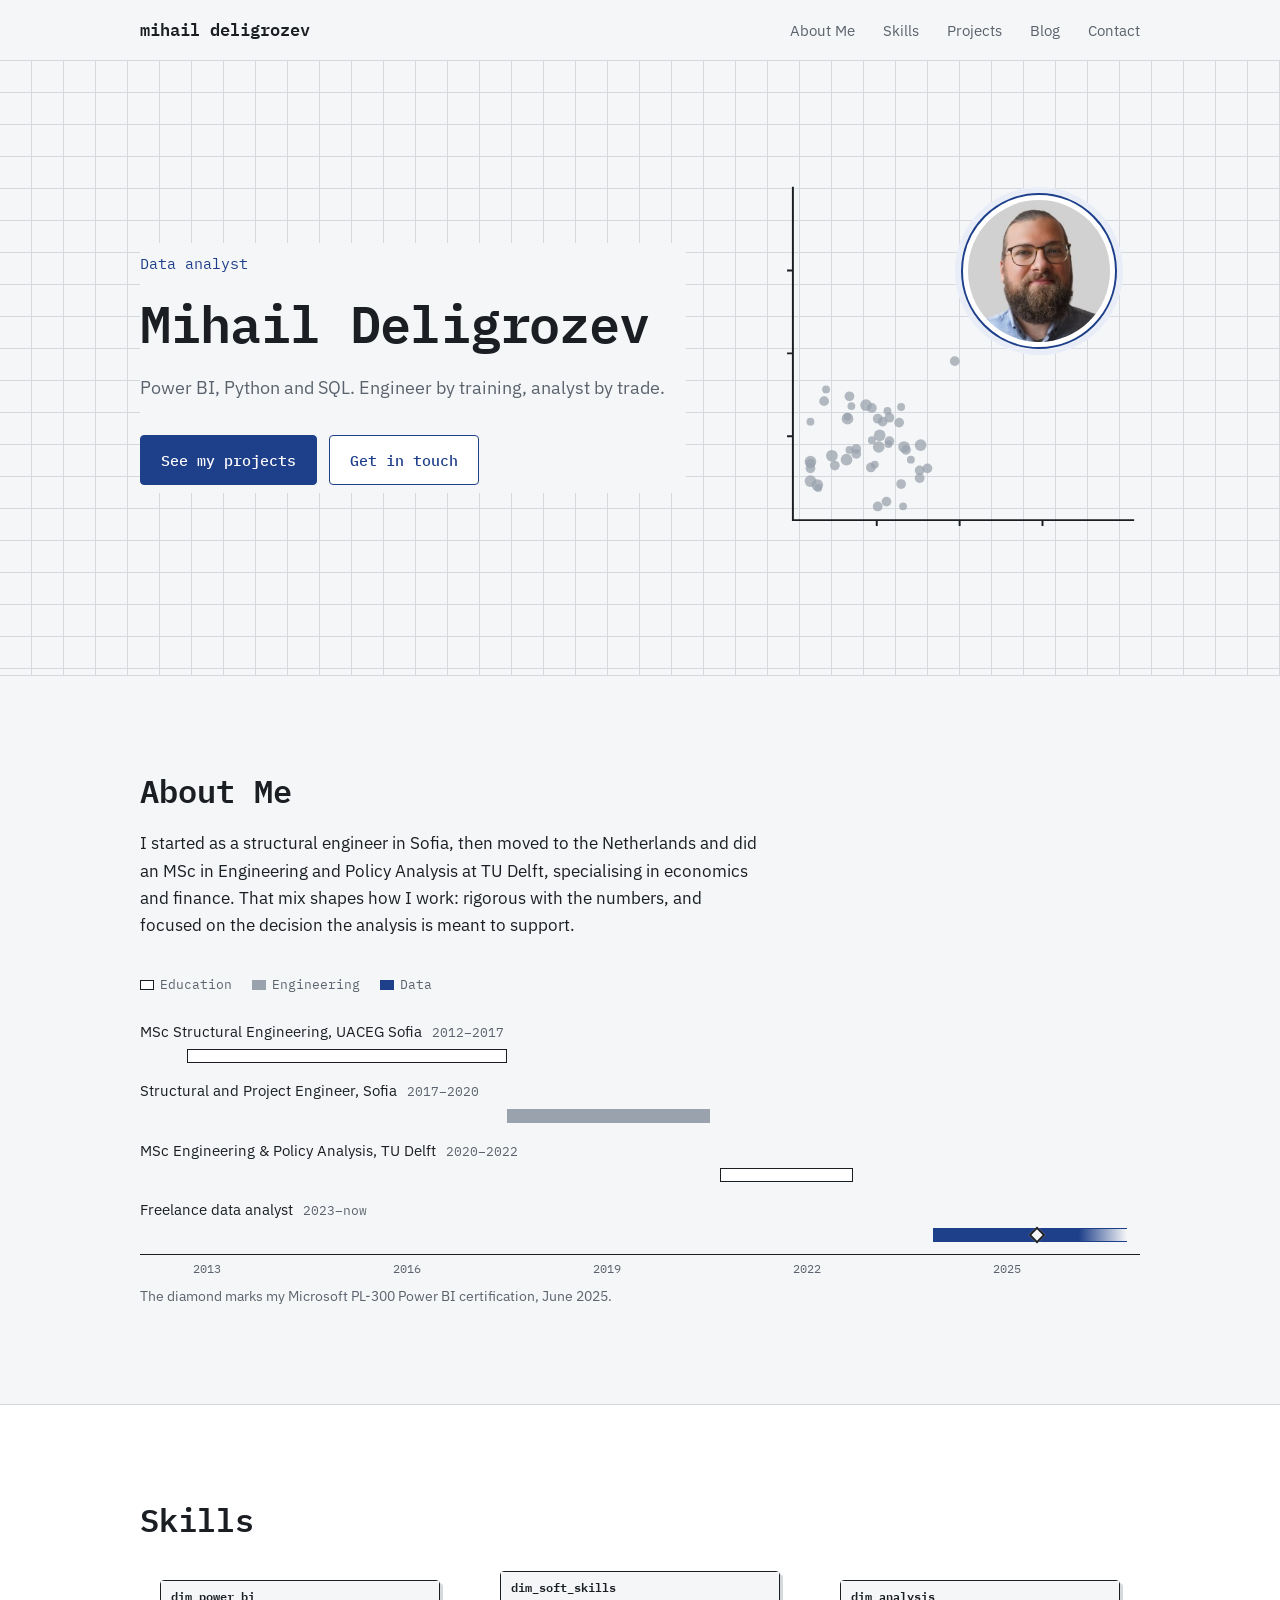
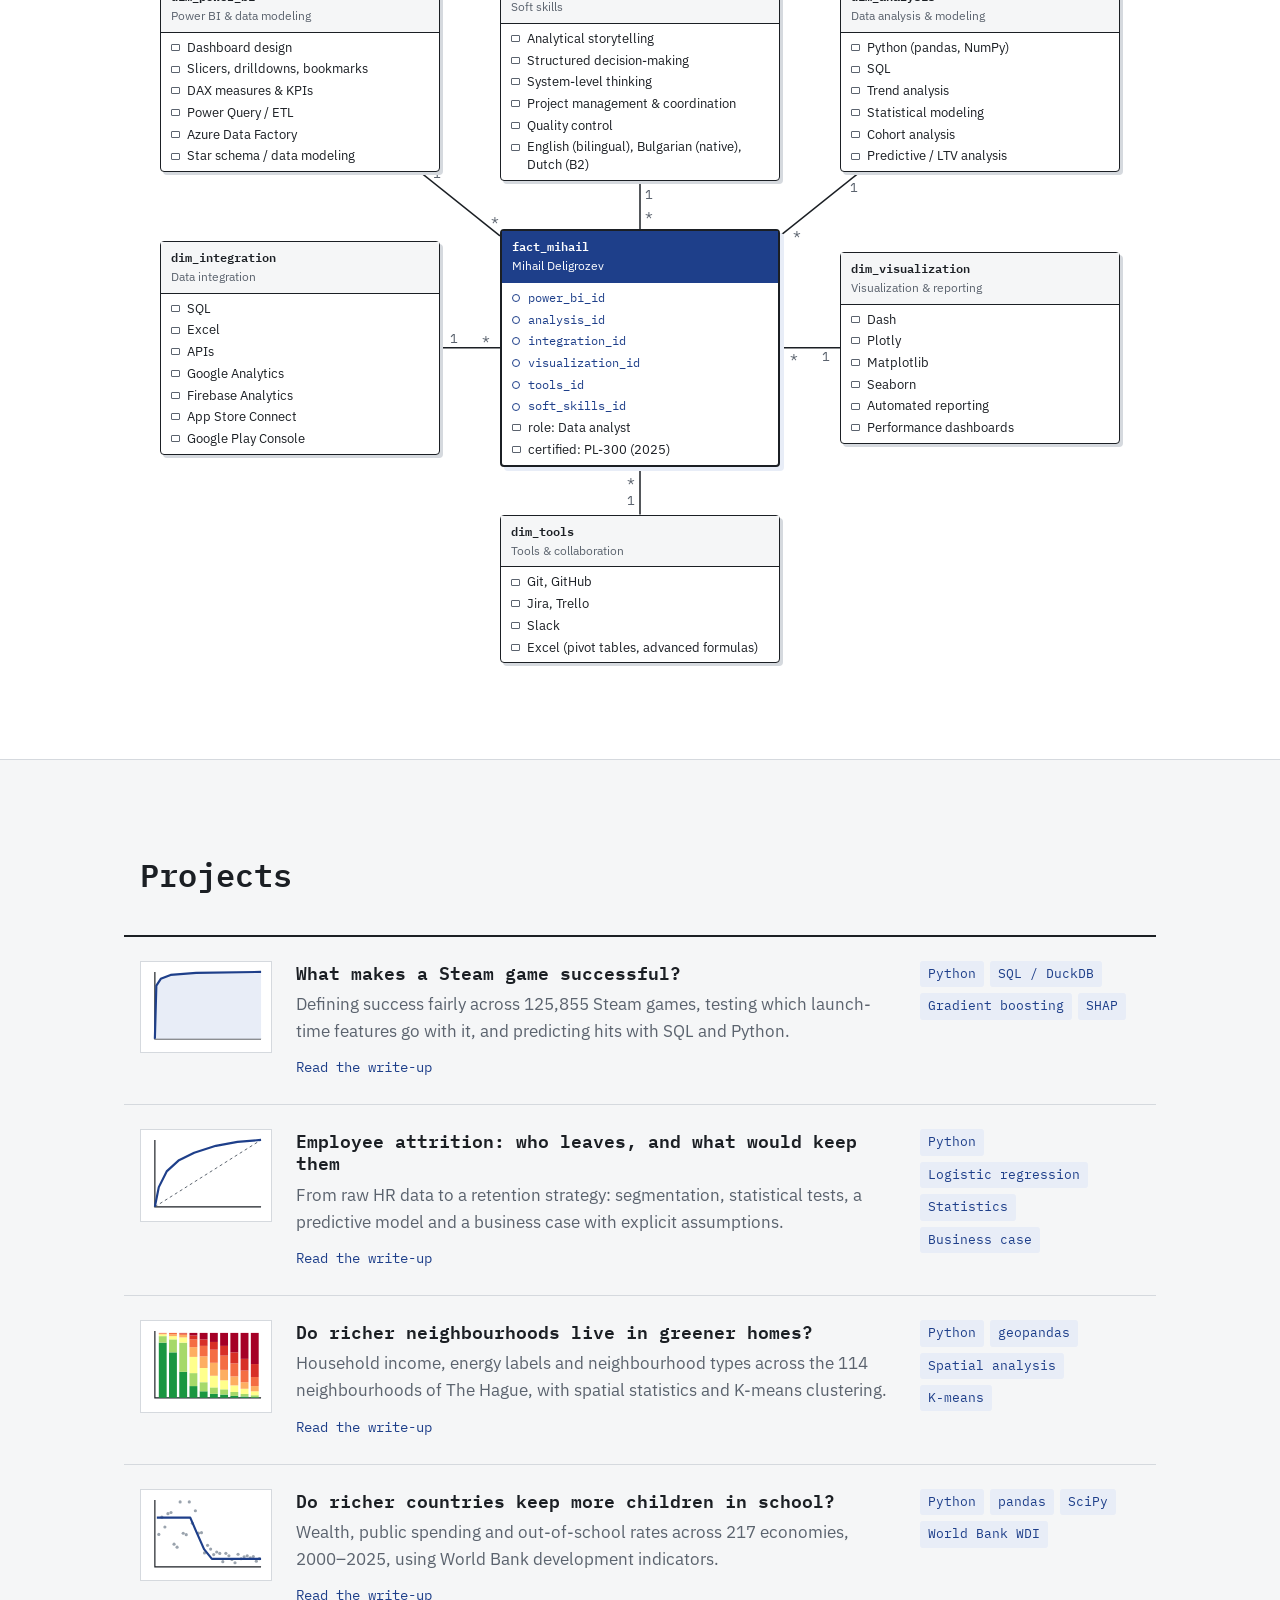
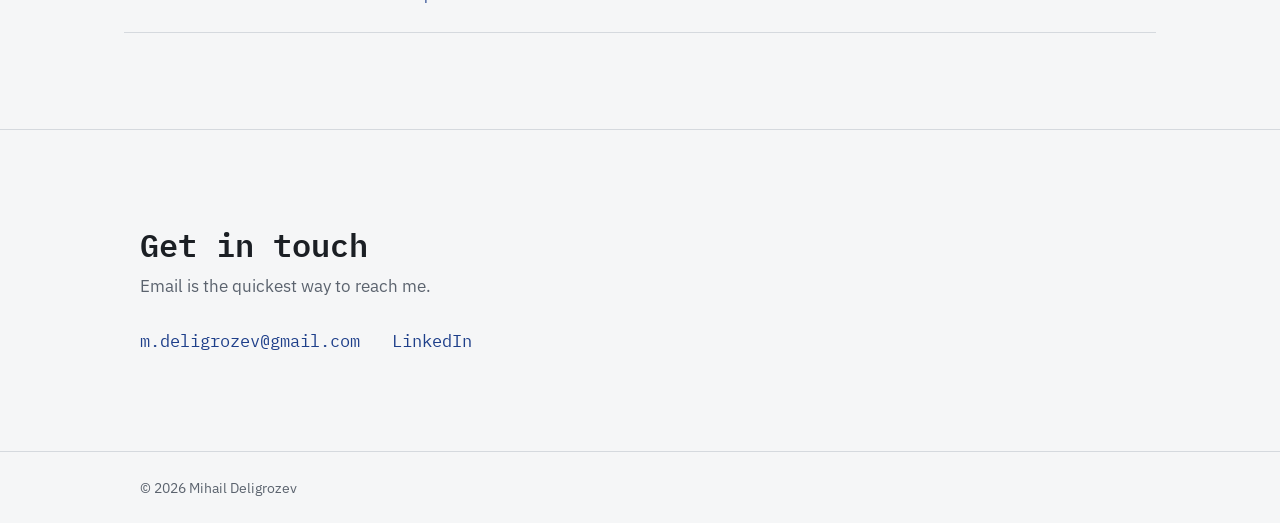
<file: index.html>
<!doctype html>
<html lang="en">
<head>
  <meta charset="utf-8">
  <meta name="viewport" content="width=device-width, initial-scale=1">
  <title>Mihail Deligrozev | Data Analyst</title>
  <meta name="description" content="Mihail Deligrozev, data analyst in the Netherlands working with Power BI, Python and SQL.">
  <link rel="preconnect" href="https://fonts.googleapis.com">
  <link rel="preconnect" href="https://fonts.gstatic.com" crossorigin>
  <link href="https://fonts.googleapis.com/css2?family=IBM+Plex+Mono:wght@400;500;600&family=IBM+Plex+Sans:wght@400;500;600&display=swap" rel="stylesheet">
  <link rel="stylesheet" href="style.css">
</head>
<body>

  <a class="skip" href="#work">Skip to projects</a>

  <header class="site-header">
    <div class="wrap header-inner">
      <a class="logo" href="#top">mihail deligrozev</a>
      <nav aria-label="Main">
        <a href="#about">About Me</a>
        <a href="#skills">Skills</a>
        <a href="#work">Projects</a>
        <a href="blog/">Blog</a>
        <a href="#contact">Contact</a>
      </nav>
    </div>
  </header>

  <main id="top">

    <!-- Hero -->
    <section class="hero">
      <div class="wrap hero-grid">
        <div class="hero-text">
          <p class="hero-kicker">Data analyst</p>
          <h1>Mihail Deligrozev</h1>
          <p class="lead">
            Power BI, Python and SQL. Engineer by training, analyst by trade.
          </p>
          <div class="actions">
            <a class="btn btn-primary" href="#work">See my projects</a>
            <a class="btn btn-ghost" href="#contact">Get in touch</a>
          </div>
        </div>

        <figure class="scatter" aria-label="Scatter plot with my photo as the outlier">
          <svg class="sc-plot" viewBox="0 0 400 400" aria-hidden="true">
            <path class="sc-axis" d="M44 14 V356 H394"/>
            <g class="sc-ticks"><path d="M44 270 h-6 M44 185 h-6 M44 100 h-6 M130 356 v6 M215 356 v6 M300 356 v6"/></g>
            <g class="sc-dots"><circle cx="84" cy="290" r="6"/><circle cx="62" cy="298" r="5"/><circle cx="155" cy="319" r="5"/><circle cx="165" cy="294" r="4"/><circle cx="62" cy="255" r="4"/><circle cx="100" cy="252" r="6"/><circle cx="102" cy="229" r="5"/><circle cx="78" cy="222" r="4"/><circle cx="160" cy="284" r="5"/><circle cx="76" cy="234" r="5"/><circle cx="62" cy="303" r="5"/><circle cx="104" cy="239" r="4"/><circle cx="102" cy="284" r="4"/><circle cx="125" cy="241" r="5"/><circle cx="125" cy="274" r="4"/><circle cx="69" cy="320" r="6"/><circle cx="142" cy="278" r="4"/><circle cx="157" cy="342" r="4"/><circle cx="62" cy="296" r="6"/><circle cx="87" cy="300" r="5"/><circle cx="141" cy="244" r="4"/><circle cx="132" cy="281" r="6"/><circle cx="136" cy="255" r="5"/><circle cx="133" cy="269" r="6"/><circle cx="143" cy="251" r="5"/><circle cx="109" cy="283" r="5"/><circle cx="99" cy="294" r="6"/><circle cx="109" cy="288" r="5"/><circle cx="210" cy="193" r="5"/><circle cx="143" cy="275" r="5"/><circle cx="70" cy="323" r="4"/><circle cx="158" cy="281" r="6"/><circle cx="131" cy="342" r="5"/><circle cx="155" cy="240" r="4"/><circle cx="182" cy="303" r="5"/><circle cx="175" cy="279" r="6"/><circle cx="174" cy="313" r="5"/><circle cx="153" cy="256" r="5"/><circle cx="124" cy="302" r="5"/><circle cx="131" cy="252" r="5"/><circle cx="119" cy="238" r="6"/><circle cx="100" cy="250" r="4"/><circle cx="174" cy="305" r="5"/><circle cx="140" cy="337" r="5"/><circle cx="62" cy="316" r="6"/><circle cx="128" cy="299" r="4"/></g>
          </svg>
          <div class="sc-point" tabindex="0" data-tip="outlier">
            <img src="images/mihail.jpg" alt="Portrait of Mihail Deligrozev" width="640" height="800">
          </div>
        </figure>
      </div>
    </section>

   <!-- About -->
    <section id="about" class="section">
      <div class="wrap" style="display: block;">
        <h2 style="margin-bottom: 20px;">About Me</h2>
        <div class="about-text">
          <p>
            I started as a structural engineer in Sofia, then moved to the Netherlands
            and did an MSc in Engineering and Policy Analysis at TU Delft, specialising
            in economics and finance. That mix shapes how I work: rigorous with the
            numbers, and focused on the decision the analysis is meant to support.
          </p>

          <!-- Career as a Gantt chart. Bars are placed with --s (start) and --e (end) in years. -->
          <figure class="gantt" aria-label="Career timeline">
            <ul class="gantt-legend">
              <li class="k-edu">Education</li>
              <li class="k-eng">Engineering</li>
              <li class="k-data">Data</li>
            </ul>
            <ol class="gantt-rows">
              <li tabindex="0" data-tip="Main skills: structural analysis, applied mathematics and technical design" class="k-edu" style="--s:2012.7; --e:2017.5">
                <span class="g-label">MSc Structural Engineering, UACEG Sofia <span class="g-years">2012–2017</span></span>
                <span class="g-track"><span class="g-bar"></span></span>
              </li>
              <li tabindex="0" data-tip="Main skills: structural analysis, CAD/BIM, technical design, project management, team coordination and quality control" class="k-eng" style="--s:2017.5; --e:2020.55">
                <span class="g-label">Structural and Project Engineer, Sofia <span class="g-years">2017–2020</span></span>
                <span class="g-track"><span class="g-bar"></span></span>
              </li>
              <li tabindex="0" data-tip="Main skills: statistical modeling, data science, economics and finance, system dynamics and structured decision-making" class="k-edu" style="--s:2020.7; --e:2022.7">
                <span class="g-label">MSc Engineering &amp; Policy Analysis, TU Delft <span class="g-years">2020–2022</span></span>
                <span class="g-track"><span class="g-bar"></span></span>
              </li>
              <li tabindex="0" data-tip="Main skills: Power BI, DAX, data modeling, Power Query/ETL, APIs, Python, cohort and LTV analysis, and automated reporting" class="k-data g-ongoing" style="--s:2023.9; --e:2026.8">
                <span class="g-label">Freelance data analyst <span class="g-years">2023–now</span></span>
                <span class="g-track"><span class="g-bar"></span><span class="g-mark" style="--m:2025.45" tabindex="0" data-tip="Microsoft Certified: Power BI Data Analyst Associate (PL-300), June 2025"></span></span>
              </li>
            </ol>
            <div class="gantt-axis" aria-hidden="true">
              <span style="--y:2013">2013</span><span style="--y:2016">2016</span><span style="--y:2019">2019</span><span style="--y:2022">2022</span><span style="--y:2025">2025</span>
            </div>
            <figcaption>The diamond marks my Microsoft PL-300 Power BI certification, June 2025.</figcaption>
          </figure>
        </div>
      </div>
    </section>

    <!-- Skills: taken from the CV -->
    <section id="skills" class="section section-alt">
      <div class="wrap">
        <h2>Skills</h2>
        <p class="section-intro"></p>
        <div class="star" aria-label="Skills shown as a star schema">
          <section class="st-table st-fact-pos st-fact" data-key="fact_mihail">
            <header><span class="st-name">fact_mihail</span><span class="st-title">Mihail Deligrozev</span></header>
            <ul><li tabindex="0" data-ref="dim_power_bi"><span class="st-fk">power_bi_id</span></li><li tabindex="0" data-ref="dim_analysis"><span class="st-fk">analysis_id</span></li><li tabindex="0" data-ref="dim_integration"><span class="st-fk">integration_id</span></li><li tabindex="0" data-ref="dim_visualization"><span class="st-fk">visualization_id</span></li><li tabindex="0" data-ref="dim_tools"><span class="st-fk">tools_id</span></li><li tabindex="0" data-ref="dim_soft_skills"><span class="st-fk">soft_skills_id</span></li><li tabindex="0">role: Data analyst</li><li tabindex="0">certified: PL-300 (2025)</li></ul>
          </section>
          <section class="st-table d1" data-key="dim_power_bi">
            <header><span class="st-name">dim_power_bi</span><span class="st-title">Power BI &amp; data modeling</span></header>
            <ul><li tabindex="0">Dashboard design</li><li tabindex="0">Slicers, drilldowns, bookmarks</li><li tabindex="0">DAX measures &amp; KPIs</li><li tabindex="0">Power Query / ETL</li><li tabindex="0">Azure Data Factory</li><li tabindex="0">Star schema / data modeling</li></ul>
          </section>
          <section class="st-table d2" data-key="dim_analysis">
            <header><span class="st-name">dim_analysis</span><span class="st-title">Data analysis &amp; modeling</span></header>
            <ul><li tabindex="0">Python (pandas, NumPy)</li><li tabindex="0">SQL</li><li tabindex="0">Trend analysis</li><li tabindex="0">Statistical modeling</li><li tabindex="0">Cohort analysis</li><li tabindex="0">Predictive / LTV analysis</li></ul>
          </section>
          <section class="st-table d3" data-key="dim_integration">
            <header><span class="st-name">dim_integration</span><span class="st-title">Data integration</span></header>
            <ul><li tabindex="0">SQL</li><li tabindex="0">Excel</li><li tabindex="0">APIs</li><li tabindex="0">Google Analytics</li><li tabindex="0">Firebase Analytics</li><li tabindex="0">App Store Connect</li><li tabindex="0">Google Play Console</li></ul>
          </section>
          <section class="st-table d4" data-key="dim_visualization">
            <header><span class="st-name">dim_visualization</span><span class="st-title">Visualization &amp; reporting</span></header>
            <ul><li tabindex="0">Dash</li><li tabindex="0">Plotly</li><li tabindex="0">Matplotlib</li><li tabindex="0">Seaborn</li><li tabindex="0">Automated reporting</li><li tabindex="0">Performance dashboards</li></ul>
          </section>
          <section class="st-table d6" data-key="dim_tools">
            <header><span class="st-name">dim_tools</span><span class="st-title">Tools &amp; collaboration</span></header>
            <ul><li tabindex="0">Git, GitHub</li><li tabindex="0">Jira, Trello</li><li tabindex="0">Slack</li><li tabindex="0">Excel (pivot tables, advanced formulas)</li></ul>
          </section>
          <section class="st-table d5" data-key="dim_soft_skills">
            <header><span class="st-name">dim_soft_skills</span><span class="st-title">Soft skills</span></header>
            <ul><li tabindex="0">Analytical storytelling</li><li tabindex="0">Structured decision-making</li><li tabindex="0">System-level thinking</li><li tabindex="0">Project management &amp; coordination</li><li tabindex="0">Quality control</li><li tabindex="0">English (bilingual), Bulgarian (native), Dutch (B2)</li></ul>
          </section>
          <svg class="st-lines" aria-hidden="true"></svg>
        </div>
      </div>
    </section>

    <!-- Projects -->
    <section id="work" class="section">
      <div class="wrap">
        <h2>Projects</h2>
        <p class="section-intro"></p>

        <ul class="projects">
          <li class="project">
            <figure class="thumb" data-tip="Lorenz curve: the top 1% of games hold 80% of all reviews"><svg viewBox="0 0 120 80" role="img" aria-label="Lorenz curve: a few games get most reviews"><path class="t-axis" d="M8 4 V72 H116"/><path class="t-ref" d="M8 72 L116 4"/><path class="t-fill" d="M8 72 L9.5 18 L14 11 L24 7 L50 5 L116 4 V72 Z"/><path class="t-line" pathLength="1" d="M8 72 L9.5 18 L14 11 L24 7 L50 5 L116 4"/></svg></figure>
            <div class="project-main">
              <h3><a href="blog/steam-games.html">What makes a Steam game successful?</a></h3>
              <p>Defining success fairly across 125,855 Steam games, testing which launch-time features go with it, and predicting hits with SQL and Python.</p>
              <span class="read-more" aria-hidden="true">Read the write-up</span>
            </div>
            <ul class="tags"><li>Python</li><li>SQL / DuckDB</li><li>Gradient boosting</li><li>SHAP</li></ul>
          </li>

          <li class="project">
            <figure class="thumb" data-tip="ROC curve: the logistic regression reaches AUC 0.82"><svg viewBox="0 0 120 80" role="img" aria-label="ROC curve of the attrition model"><path class="t-axis" d="M8 4 V72 H116"/><path class="t-ref" d="M8 72 L116 4"/><path class="t-line" pathLength="1" d="M8 72 L12 52 L20 36 L32 25 L48 17 L70 10 L92 6 L116 4"/></svg></figure>
            <div class="project-main">
              <h3><a href="blog/hr-attrition.html">Employee attrition: who leaves, and what would keep them</a></h3>
              <p>From raw HR data to a retention strategy: segmentation, statistical tests, a predictive model and a business case with explicit assumptions.</p>
              <span class="read-more" aria-hidden="true">Read the write-up</span>
            </div>
            <ul class="tags"><li>Python</li><li>Logistic regression</li><li>Statistics</li><li>Business case</li></ul>
          </li>

          <li class="project">
            <figure class="thumb" data-tip="Label mix per neighbourhood, from mostly A (green) to mostly G (red)"><svg viewBox="0 0 120 80" role="img" aria-label="Energy label mix per neighbourhood, best to worst"><path class="t-axis" d="M8 4 V72 H116"/><rect x="12" y="15.9" width="8" height="56.1" fill="#1a9641"/><rect x="12" y="9.3" width="8" height="6.6" fill="#a6d96a"/><rect x="12" y="7.3" width="8" height="2.0" fill="#ffff8c"/><rect x="12" y="6.7" width="8" height="0.7" fill="#fdae61"/><rect x="12" y="6.0" width="8" height="0.7" fill="#f46d43"/><rect x="22.4" y="25.8" width="8" height="46.2" fill="#1a9641"/><rect x="22.4" y="12.6" width="8" height="13.2" fill="#a6d96a"/><rect x="22.4" y="9.3" width="8" height="3.3" fill="#ffff8c"/><rect x="22.4" y="7.3" width="8" height="2.0" fill="#fdae61"/><rect x="22.4" y="6.0" width="8" height="1.3" fill="#f46d43"/><rect x="32.8" y="45.6" width="8" height="26.4" fill="#1a9641"/><rect x="32.8" y="15.9" width="8" height="29.7" fill="#a6d96a"/><rect x="32.8" y="10.6" width="8" height="5.3" fill="#ffff8c"/><rect x="32.8" y="8.0" width="8" height="2.6" fill="#fdae61"/><rect x="32.8" y="6.7" width="8" height="1.3" fill="#f46d43"/><rect x="32.8" y="6.0" width="8" height="0.7" fill="#d73027"/><rect x="43.199999999999996" y="60.1" width="8" height="11.9" fill="#1a9641"/><rect x="43.199999999999996" y="46.9" width="8" height="13.2" fill="#a6d96a"/><rect x="43.199999999999996" y="30.4" width="8" height="16.5" fill="#ffff8c"/><rect x="43.199999999999996" y="20.5" width="8" height="9.9" fill="#fdae61"/><rect x="43.199999999999996" y="12.6" width="8" height="7.9" fill="#f46d43"/><rect x="43.199999999999996" y="8.6" width="8" height="4.0" fill="#d73027"/><rect x="43.199999999999996" y="6.0" width="8" height="2.6" fill="#a50026"/><rect x="53.599999999999994" y="65.4" width="8" height="6.6" fill="#1a9641"/><rect x="53.599999999999994" y="56.2" width="8" height="9.2" fill="#a6d96a"/><rect x="53.599999999999994" y="41.6" width="8" height="14.5" fill="#ffff8c"/><rect x="53.599999999999994" y="29.8" width="8" height="11.9" fill="#fdae61"/><rect x="53.599999999999994" y="19.2" width="8" height="10.6" fill="#f46d43"/><rect x="53.599999999999994" y="12.6" width="8" height="6.6" fill="#d73027"/><rect x="53.599999999999994" y="6.0" width="8" height="6.6" fill="#a50026"/><rect x="63.99999999999999" y="68.0" width="8" height="4.0" fill="#1a9641"/><rect x="63.99999999999999" y="61.4" width="8" height="6.6" fill="#a6d96a"/><rect x="63.99999999999999" y="49.6" width="8" height="11.9" fill="#ffff8c"/><rect x="63.99999999999999" y="36.4" width="8" height="13.2" fill="#fdae61"/><rect x="63.99999999999999" y="23.2" width="8" height="13.2" fill="#f46d43"/><rect x="63.99999999999999" y="15.2" width="8" height="7.9" fill="#d73027"/><rect x="63.99999999999999" y="6.0" width="8" height="9.2" fill="#a50026"/><rect x="74.39999999999999" y="68.7" width="8" height="3.3" fill="#1a9641"/><rect x="74.39999999999999" y="63.4" width="8" height="5.3" fill="#a6d96a"/><rect x="74.39999999999999" y="54.2" width="8" height="9.2" fill="#ffff8c"/><rect x="74.39999999999999" y="43.6" width="8" height="10.6" fill="#fdae61"/><rect x="74.39999999999999" y="29.1" width="8" height="14.5" fill="#f46d43"/><rect x="74.39999999999999" y="19.2" width="8" height="9.9" fill="#d73027"/><rect x="74.39999999999999" y="6.0" width="8" height="13.2" fill="#a50026"/><rect x="84.8" y="70.0" width="8" height="2.0" fill="#1a9641"/><rect x="84.8" y="66.1" width="8" height="4.0" fill="#a6d96a"/><rect x="84.8" y="59.5" width="8" height="6.6" fill="#ffff8c"/><rect x="84.8" y="50.2" width="8" height="9.2" fill="#fdae61"/><rect x="84.8" y="37.0" width="8" height="13.2" fill="#f46d43"/><rect x="84.8" y="25.8" width="8" height="11.2" fill="#d73027"/><rect x="84.8" y="6.0" width="8" height="19.8" fill="#a50026"/><rect x="95.2" y="70.7" width="8" height="1.3" fill="#1a9641"/><rect x="95.2" y="68.0" width="8" height="2.6" fill="#a6d96a"/><rect x="95.2" y="62.8" width="8" height="5.3" fill="#ffff8c"/><rect x="95.2" y="56.2" width="8" height="6.6" fill="#fdae61"/><rect x="95.2" y="44.3" width="8" height="11.9" fill="#f46d43"/><rect x="95.2" y="32.4" width="8" height="11.9" fill="#d73027"/><rect x="95.2" y="6.0" width="8" height="26.4" fill="#a50026"/><rect x="105.60000000000001" y="71.3" width="8" height="0.7" fill="#1a9641"/><rect x="105.60000000000001" y="69.4" width="8" height="2.0" fill="#a6d96a"/><rect x="105.60000000000001" y="65.4" width="8" height="4.0" fill="#ffff8c"/><rect x="105.60000000000001" y="60.1" width="8" height="5.3" fill="#fdae61"/><rect x="105.60000000000001" y="50.9" width="8" height="9.2" fill="#f46d43"/><rect x="105.60000000000001" y="37.7" width="8" height="13.2" fill="#d73027"/><rect x="105.60000000000001" y="6.0" width="8" height="31.7" fill="#a50026"/></svg></figure>
            <div class="project-main">
              <h3><a href="blog/hague-energy-labels.html">Do richer neighbourhoods live in greener homes?</a></h3>
              <p>Household income, energy labels and neighbourhood types across the 114 neighbourhoods of The Hague, with spatial statistics and K-means clustering.</p>
              <span class="read-more" aria-hidden="true">Read the write-up</span>
            </div>
            <ul class="tags"><li>Python</li><li>geopandas</li><li>Spatial analysis</li><li>K-means</li></ul>
          </li>

          <li class="project">
            <figure class="thumb" data-tip="Out-of-school rates drop steeply between $2,000 and $4,000 GDP per capita"><svg viewBox="0 0 120 80" role="img" aria-label="Out-of-school rate falling with national wealth"><path class="t-axis" d="M8 4 V72 H116"/><g class="t-dots"><circle cx="12.0" cy="39.1" r="1.6"/><circle cx="15.1" cy="21.5" r="1.6"/><circle cx="18.2" cy="31.5" r="1.6"/><circle cx="21.3" cy="18.0" r="1.6"/><circle cx="24.4" cy="16.8" r="1.6"/><circle cx="27.5" cy="49.0" r="1.6"/><circle cx="30.6" cy="52.0" r="1.6"/><circle cx="33.7" cy="6.0" r="1.6"/><circle cx="36.8" cy="37.9" r="1.6"/><circle cx="39.9" cy="39.3" r="1.6"/><circle cx="43.0" cy="6.0" r="1.6"/><circle cx="46.1" cy="27.6" r="1.6"/><circle cx="49.2" cy="15.0" r="1.6"/><circle cx="52.3" cy="37.8" r="1.6"/><circle cx="55.4" cy="37.3" r="1.6"/><circle cx="58.5" cy="57.9" r="1.6"/><circle cx="61.6" cy="50.2" r="1.6"/><circle cx="64.7" cy="54.0" r="1.6"/><circle cx="67.8" cy="59.6" r="1.6"/><circle cx="70.9" cy="57.0" r="1.6"/><circle cx="74.0" cy="58.4" r="1.6"/><circle cx="77.1" cy="66.8" r="1.6"/><circle cx="80.2" cy="58.3" r="1.6"/><circle cx="83.3" cy="60.8" r="1.6"/><circle cx="86.4" cy="64.6" r="1.6"/><circle cx="89.5" cy="67.9" r="1.6"/><circle cx="92.6" cy="59.2" r="1.6"/><circle cx="95.7" cy="63.8" r="1.6"/><circle cx="98.8" cy="61.8" r="1.6"/><circle cx="101.9" cy="60.8" r="1.6"/><circle cx="105.0" cy="62.8" r="1.6"/><circle cx="108.1" cy="61.6" r="1.6"/><circle cx="111.2" cy="66.3" r="1.6"/><circle cx="114.3" cy="63.7" r="1.6"/></g><path class="t-line" pathLength="1" d="M10 22 H44 L50 36 L58 54 L66 64 H116"/></svg></figure>
            <div class="project-main">
              <h3><a href="blog/education-spending.html">Do richer countries keep more children in school?</a></h3>
              <p>Wealth, public spending and out-of-school rates across 217 economies, 2000–2025, using World Bank development indicators.</p>
              <span class="read-more" aria-hidden="true">Read the write-up</span>
            </div>
            <ul class="tags"><li>Python</li><li>pandas</li><li>SciPy</li><li>World Bank WDI</li></ul>
          </li>
        </ul>
      </div>
    </section>

    <!-- Contact -->
    <section id="contact" class="section contact">
      <div class="wrap">
        <h2>Get in touch</h2>
        <p class="section-intro">Email is the quickest way to reach me.</p>
        <!-- Replace the GitHub and Kaggle links with your own -->
        <ul class="contact-links">
          <li><a href="mailto:m.deligrozev@gmail.com">m.deligrozev@gmail.com</a></li>
          <li><a href="https://www.linkedin.com/in/mihail-deligrozev/">LinkedIn</a></li>
        </ul>
      </div>
    </section>

  </main>

  <footer class="site-footer">
    <div class="wrap">
      <p>© 2026 Mihail Deligrozev</p>
    </div>
  </footer>

<script src="site.js" defer></script>
</body>
</html>
</file>
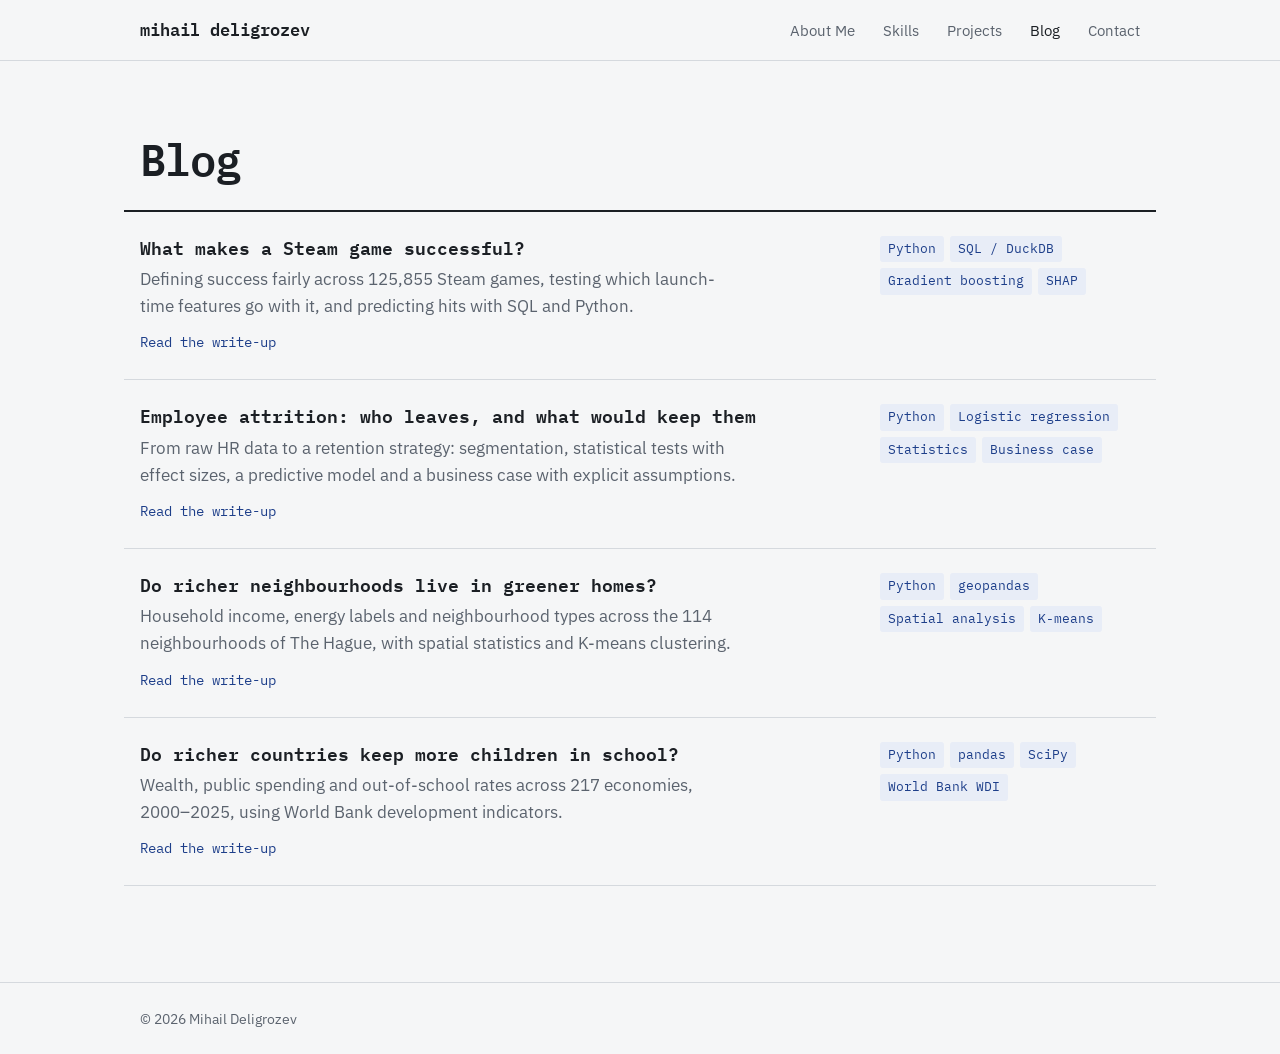
<file: blog/index.html>
<!doctype html>
<html lang="en">
<head>
  <meta charset="utf-8">
  <meta name="viewport" content="width=device-width, initial-scale=1">
  <title>Blog | Mihail Deligrozev</title>
  <meta name="description" content="Project write-ups by Mihail Deligrozev, data analyst.">
  <link rel="preconnect" href="https://fonts.googleapis.com">
  <link rel="preconnect" href="https://fonts.gstatic.com" crossorigin>
  <link href="https://fonts.googleapis.com/css2?family=IBM+Plex+Mono:wght@400;500;600&family=IBM+Plex+Sans:wght@400;500;600&display=swap" rel="stylesheet">
  <link rel="stylesheet" href="../style.css">
</head>
<body>

  <header class="site-header">
    <div class="wrap header-inner">
      <a class="logo" href="../index.html">mihail deligrozev</a>
      <nav aria-label="Main">
        <a href="../index.html#about">About Me</a>
        <a href="../index.html#skills">Skills</a>
        <a href="../index.html#work">Projects</a>
        <a href="./" aria-current="page">Blog</a>
        <a href="../index.html#contact">Contact</a>
      </nav>
    </div>
  </header>

  <main>
    <section class="page-head">
      <div class="wrap">
        <h1>Blog</h1>
        <ul class="projects">
          <li class="project">
            <div class="project-main">
              <h3><a href="steam-games.html">What makes a Steam game successful?</a></h3>
              <p>Defining success fairly across 125,855 Steam games, testing which launch-time features go with it, and predicting hits with SQL and Python.</p>
              <span class="read-more" aria-hidden="true">Read the write-up</span>
            </div>
            <ul class="tags"><li>Python</li><li>SQL / DuckDB</li><li>Gradient boosting</li><li>SHAP</li></ul>
          </li>
          <li class="project">
            <div class="project-main">
              <h3><a href="hr-attrition.html">Employee attrition: who leaves, and what would keep them</a></h3>
              <p>From raw HR data to a retention strategy: segmentation, statistical tests with effect sizes, a predictive model and a business case with explicit assumptions.</p>
              <span class="read-more" aria-hidden="true">Read the write-up</span>
            </div>
            <ul class="tags"><li>Python</li><li>Logistic regression</li><li>Statistics</li><li>Business case</li></ul>
          </li>
          <li class="project">
            <div class="project-main">
              <h3><a href="hague-energy-labels.html">Do richer neighbourhoods live in greener homes?</a></h3>
              <p>Household income, energy labels and neighbourhood types across the 114 neighbourhoods of The Hague, with spatial statistics and K-means clustering.</p>
              <span class="read-more" aria-hidden="true">Read the write-up</span>
            </div>
            <ul class="tags"><li>Python</li><li>geopandas</li><li>Spatial analysis</li><li>K-means</li></ul>
          </li>
          <li class="project">
            <div class="project-main">
              <h3><a href="education-spending.html">Do richer countries keep more children in school?</a></h3>
              <p>Wealth, public spending and out-of-school rates across 217 economies, 2000–2025, using World Bank development indicators.</p>
              <span class="read-more" aria-hidden="true">Read the write-up</span>
            </div>
            <ul class="tags"><li>Python</li><li>pandas</li><li>SciPy</li><li>World Bank WDI</li></ul>
          </li>
        </ul>
      </div>
    </section>
  </main>

  <footer class="site-footer">
    <div class="wrap">
      <p>© 2026 Mihail Deligrozev</p>
    </div>
  </footer>

  <script src="../site.js" defer></script>
</body>
</html>
</file>
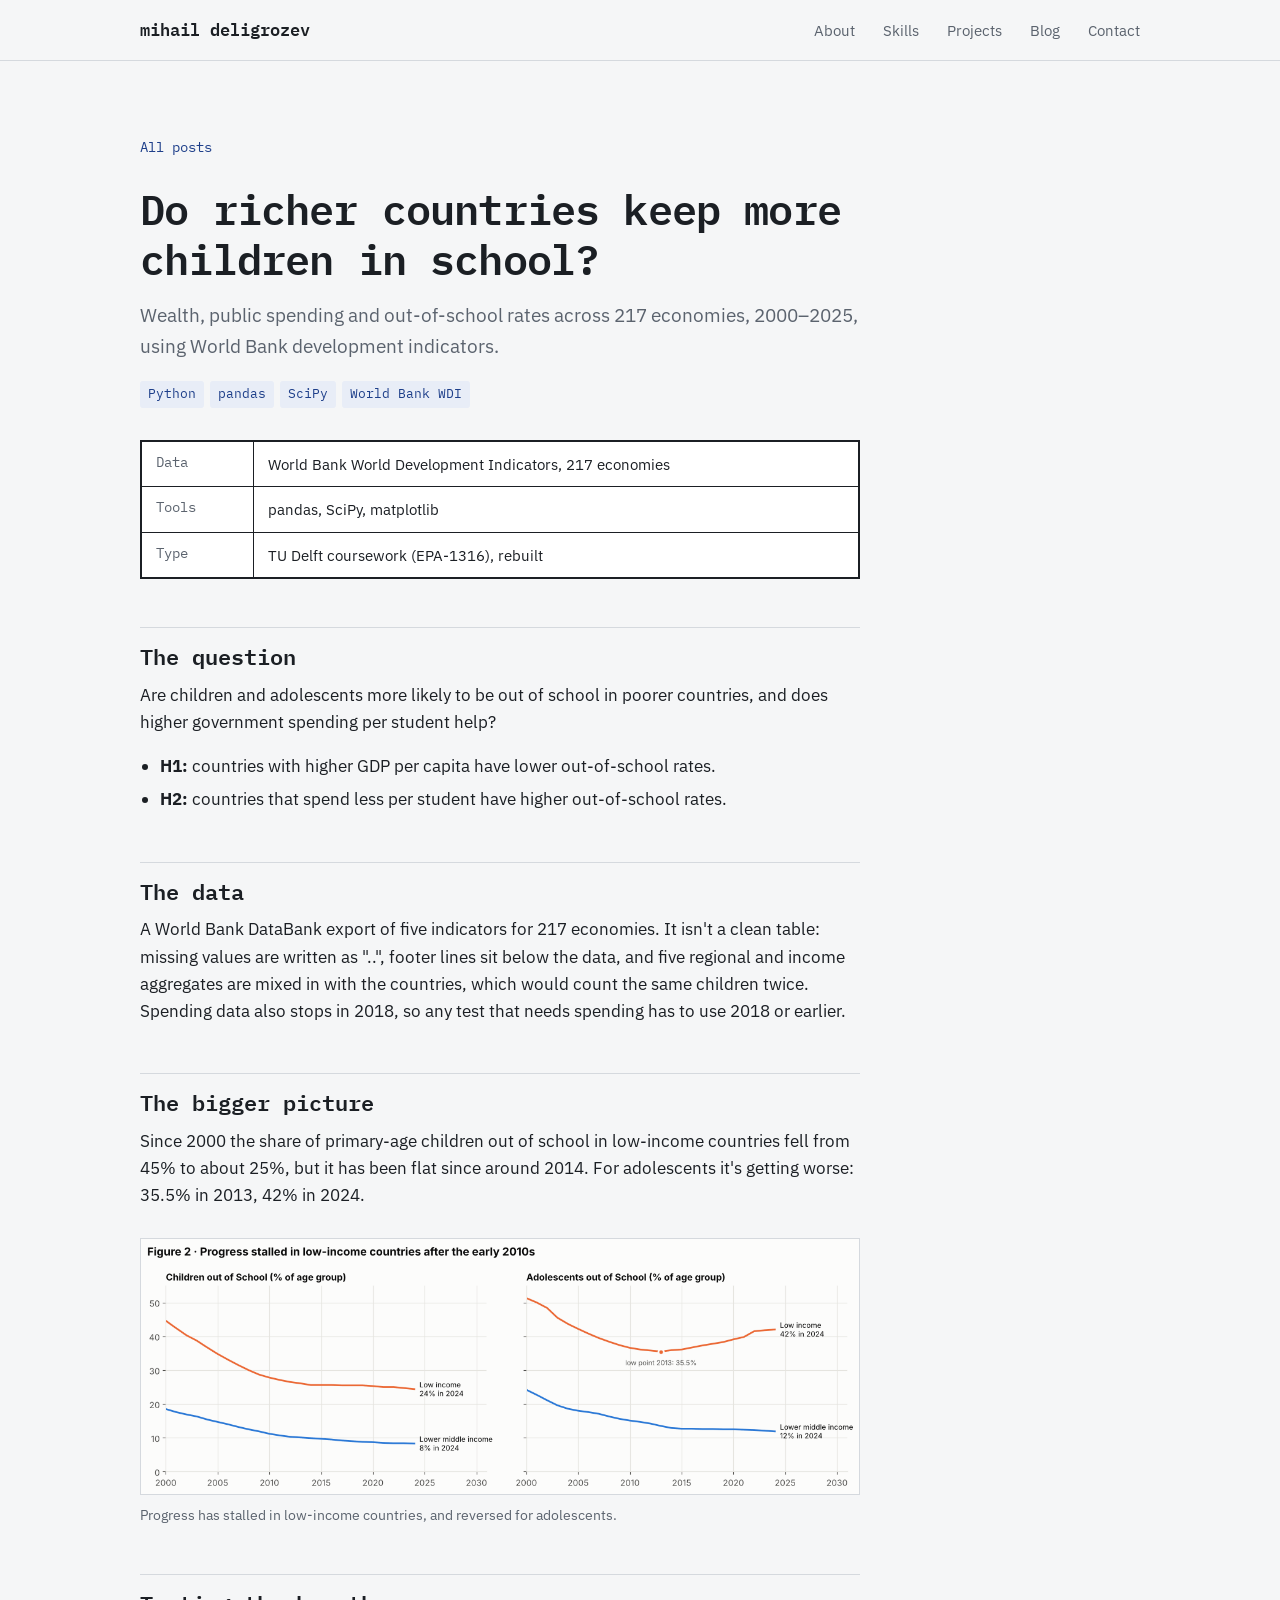
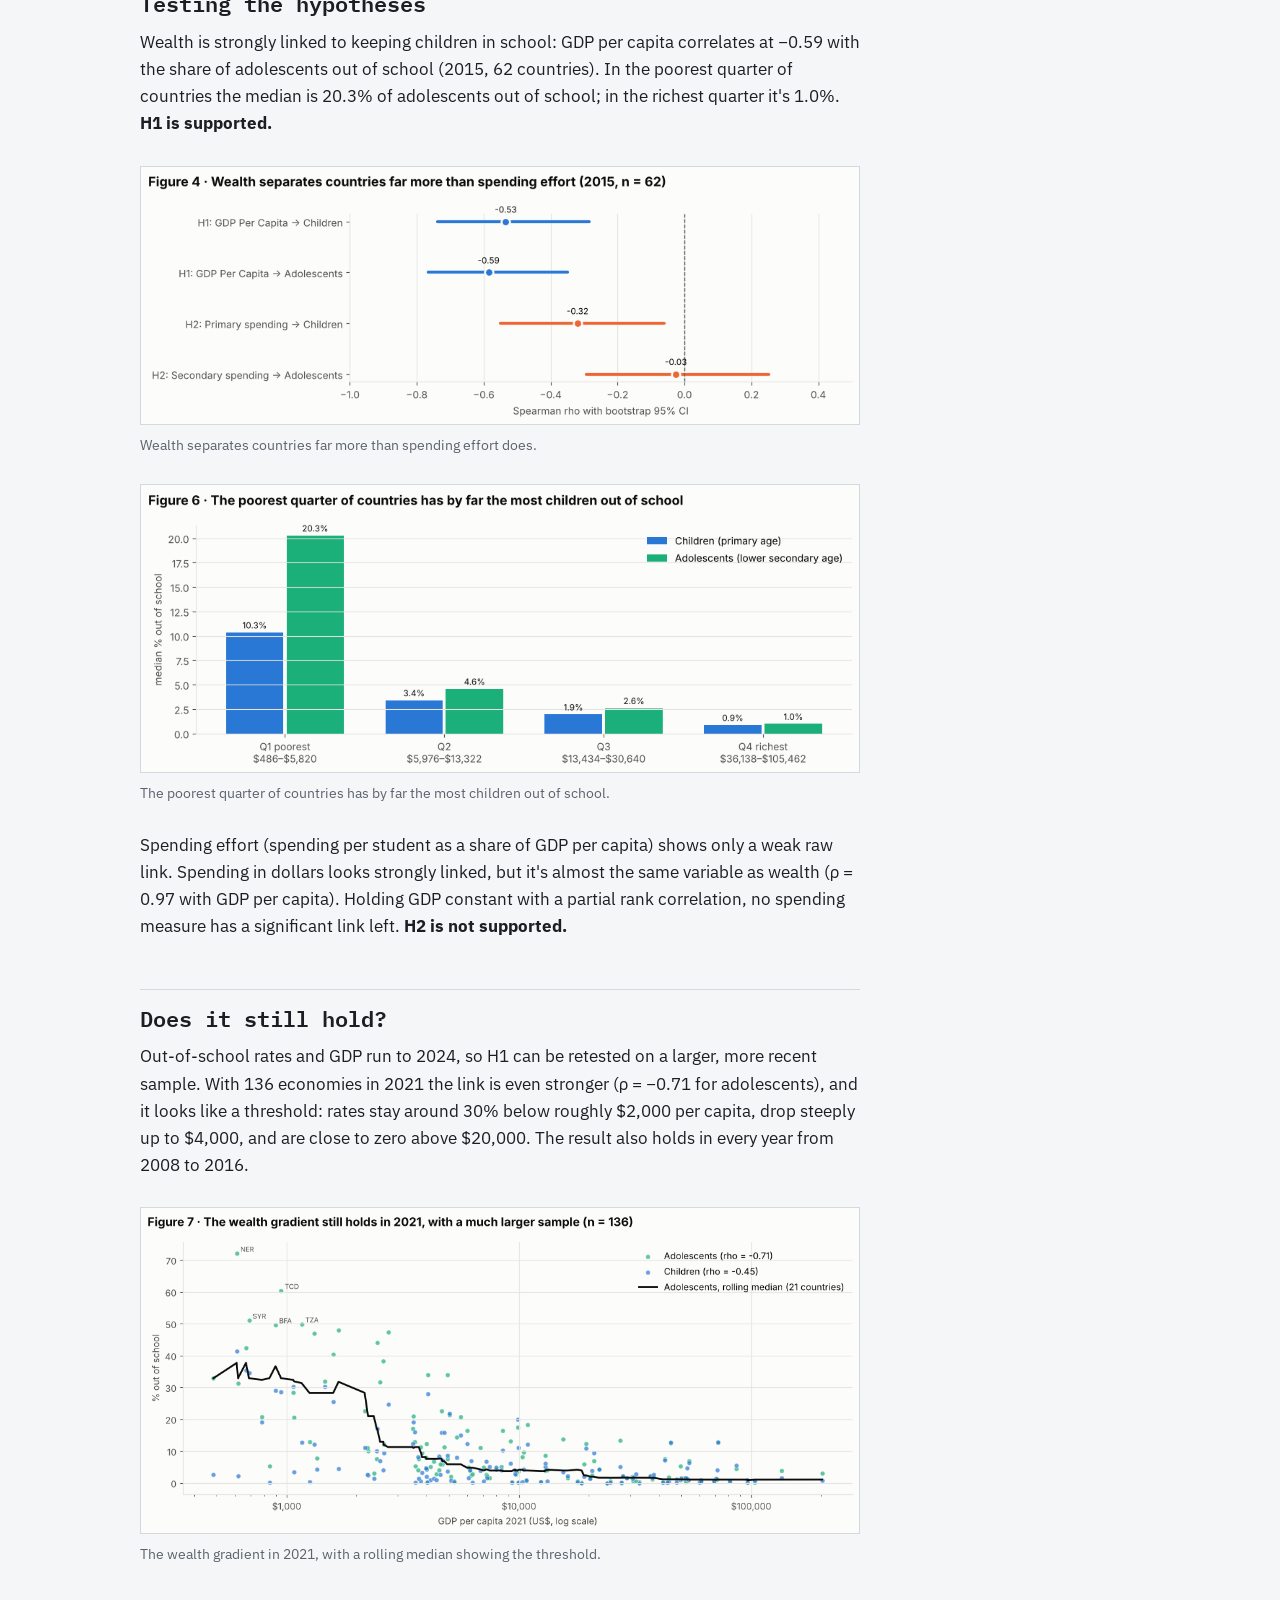
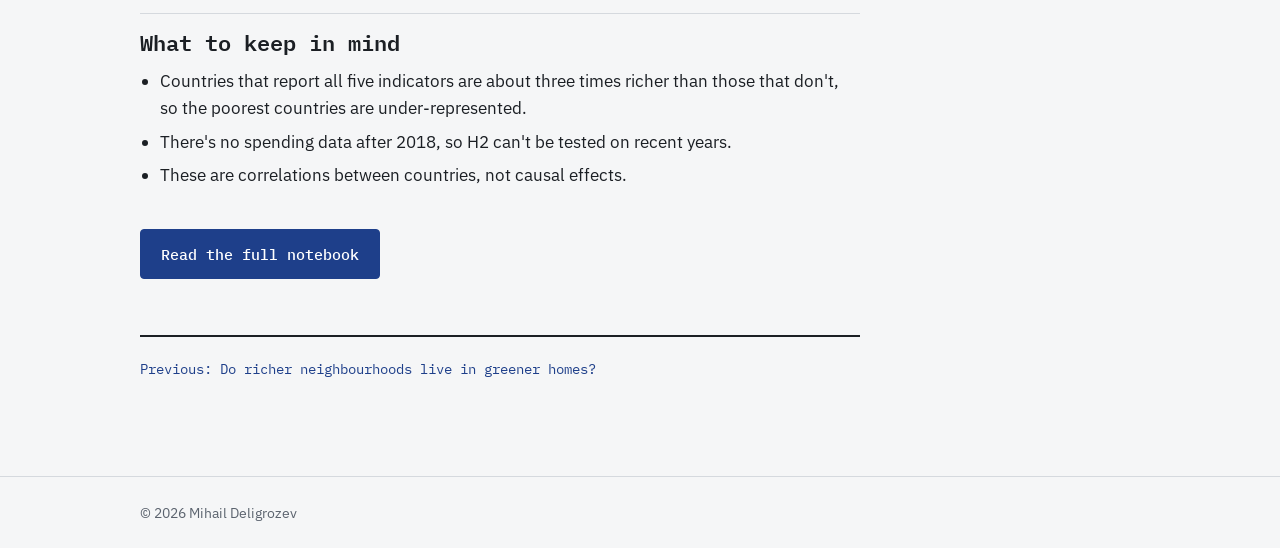
<file: blog/education-spending.html>
<!doctype html>
<html lang="en">
<head>
  <meta charset="utf-8">
  <meta name="viewport" content="width=device-width, initial-scale=1">
  <title>Do richer countries keep more children in school? | Mihail Deligrozev</title>
  <meta name="description" content="Wealth, public spending and out-of-school rates across 217 economies, 2000–2025, using World Bank development indicators.">
  <link rel="preconnect" href="https://fonts.googleapis.com">
  <link rel="preconnect" href="https://fonts.gstatic.com" crossorigin>
  <link href="https://fonts.googleapis.com/css2?family=IBM+Plex+Mono:wght@400;500;600&family=IBM+Plex+Sans:wght@400;500;600&display=swap" rel="stylesheet">
  <link rel="stylesheet" href="../style.css">
</head>
<body>

  <header class="site-header">
    <div class="wrap header-inner">
      <a class="logo" href="../index.html">mihail deligrozev</a>
      <nav aria-label="Main">
        <a href="../index.html#about">About</a>
        <a href="../index.html#skills">Skills</a>
        <a href="../index.html#work">Projects</a>
        <a href="./">Blog</a>
        <a href="../index.html#contact">Contact</a>
      </nav>
    </div>
  </header>

  <main class="post">
    <article class="wrap">
      <div class="post-body">
        <a class="back" href="./">All posts</a>

        <h1>Do richer countries keep more children in school?</h1>
        <p class="post-lead">Wealth, public spending and out-of-school rates across 217 economies, 2000–2025, using World Bank development indicators.</p>
        <ul class="tags"><li>Python</li><li>pandas</li><li>SciPy</li><li>World Bank WDI</li></ul>

        <dl class="facts" aria-label="Project facts">
          <div><dt>Data</dt><dd>World Bank World Development Indicators, 217 economies</dd></div>
          <div><dt>Tools</dt><dd>pandas, SciPy, matplotlib</dd></div>
          <div><dt>Type</dt><dd>TU Delft coursework (EPA-1316), rebuilt</dd></div>
        </dl>

        <h2>The question</h2>
        <p>Are children and adolescents more likely to be out of school in poorer countries, and does higher government spending per student help?</p>
        <ul>
          <li><strong>H1:</strong> countries with higher GDP per capita have lower out-of-school rates.</li>
          <li><strong>H2:</strong> countries that spend less per student have higher out-of-school rates.</li>
        </ul>

        <h2>The data</h2>
        <p>A World Bank DataBank export of five indicators for 217 economies. It isn't a clean table: missing values are written as "..", footer lines sit below the data, and five regional and income aggregates are mixed in with the countries, which would count the same children twice. Spending data also stops in 2018, so any test that needs spending has to use 2018 or earlier.</p>

        <h2>The bigger picture</h2>
        <p>Since 2000 the share of primary-age children out of school in low-income countries fell from 45% to about 25%, but it has been flat since around 2014. For adolescents it's getting worse: 35.5% in 2013, 42% in 2024.</p>
        <figure>
          <a class="fig-link" href="../images/projects/education-spending-1.png" data-tip="Click to open the full-size chart">
            <img src="../images/projects/education-spending-1.png" alt="Line charts of out-of-school rates for low and lower-middle income countries" loading="lazy">
          </a>
          <figcaption>Progress has stalled in low-income countries, and reversed for adolescents.</figcaption>
        </figure>

        <h2>Testing the hypotheses</h2>
        <p>Wealth is strongly linked to keeping children in school: GDP per capita correlates at −0.59 with the share of adolescents out of school (2015, 62 countries). In the poorest quarter of countries the median is 20.3% of adolescents out of school; in the richest quarter it's 1.0%. <strong>H1 is supported.</strong></p>
        <figure>
          <a class="fig-link" href="../images/projects/education-spending-2.png" data-tip="Click to open the full-size chart">
            <img src="../images/projects/education-spending-2.png" alt="Forest plot of rank correlations with bootstrap confidence intervals" loading="lazy">
          </a>
          <figcaption>Wealth separates countries far more than spending effort does.</figcaption>
        </figure>
        <figure>
          <a class="fig-link" href="../images/projects/education-spending-3.png" data-tip="Click to open the full-size chart">
            <img src="../images/projects/education-spending-3.png" alt="Bar chart of median out-of-school rates by GDP quartile" loading="lazy">
          </a>
          <figcaption>The poorest quarter of countries has by far the most children out of school.</figcaption>
        </figure>
        <p>Spending effort (spending per student as a share of GDP per capita) shows only a weak raw link. Spending in dollars looks strongly linked, but it's almost the same variable as wealth (ρ = 0.97 with GDP per capita). Holding GDP constant with a partial rank correlation, no spending measure has a significant link left. <strong>H2 is not supported.</strong></p>

        <h2>Does it still hold?</h2>
        <p>Out-of-school rates and GDP run to 2024, so H1 can be retested on a larger, more recent sample. With 136 economies in 2021 the link is even stronger (ρ = −0.71 for adolescents), and it looks like a threshold: rates stay around 30% below roughly $2,000 per capita, drop steeply up to $4,000, and are close to zero above $20,000. The result also holds in every year from 2008 to 2016.</p>
        <figure>
          <a class="fig-link" href="../images/projects/education-spending-4.png" data-tip="Click to open the full-size chart">
            <img src="../images/projects/education-spending-4.png" alt="Scatter plot of out-of-school rates against GDP per capita in 2021" loading="lazy">
          </a>
          <figcaption>The wealth gradient in 2021, with a rolling median showing the threshold.</figcaption>
        </figure>

        <h2>What to keep in mind</h2>
        <ul>
          <li>Countries that report all five indicators are about three times richer than those that don't, so the poorest countries are under-represented.</li>
          <li>There's no spending data after 2018, so H2 can't be tested on recent years.</li>
          <li>These are correlations between countries, not causal effects.</li>
        </ul>

        <div class="post-links">
          <a class="btn btn-primary" href="../notebooks/world-bank-school-dropout.html">Read the full notebook</a>
          <!-- Add your repo link and uncomment:
          <a class="btn btn-ghost" href="https://github.com/yourusername/REPO">Code on GitHub</a>
          -->
        </div>

        <nav class="post-nav" aria-label="More posts">
          <a class="prev" href="hague-energy-labels.html">Previous: Do richer neighbourhoods live in greener homes?</a>
        </nav>
      </div>
    </article>
  </main>

  <footer class="site-footer">
    <div class="wrap">
      <p>© 2026 Mihail Deligrozev</p>
    </div>
  </footer>

  <script src="../site.js" defer></script>
</body>
</html>
</file>
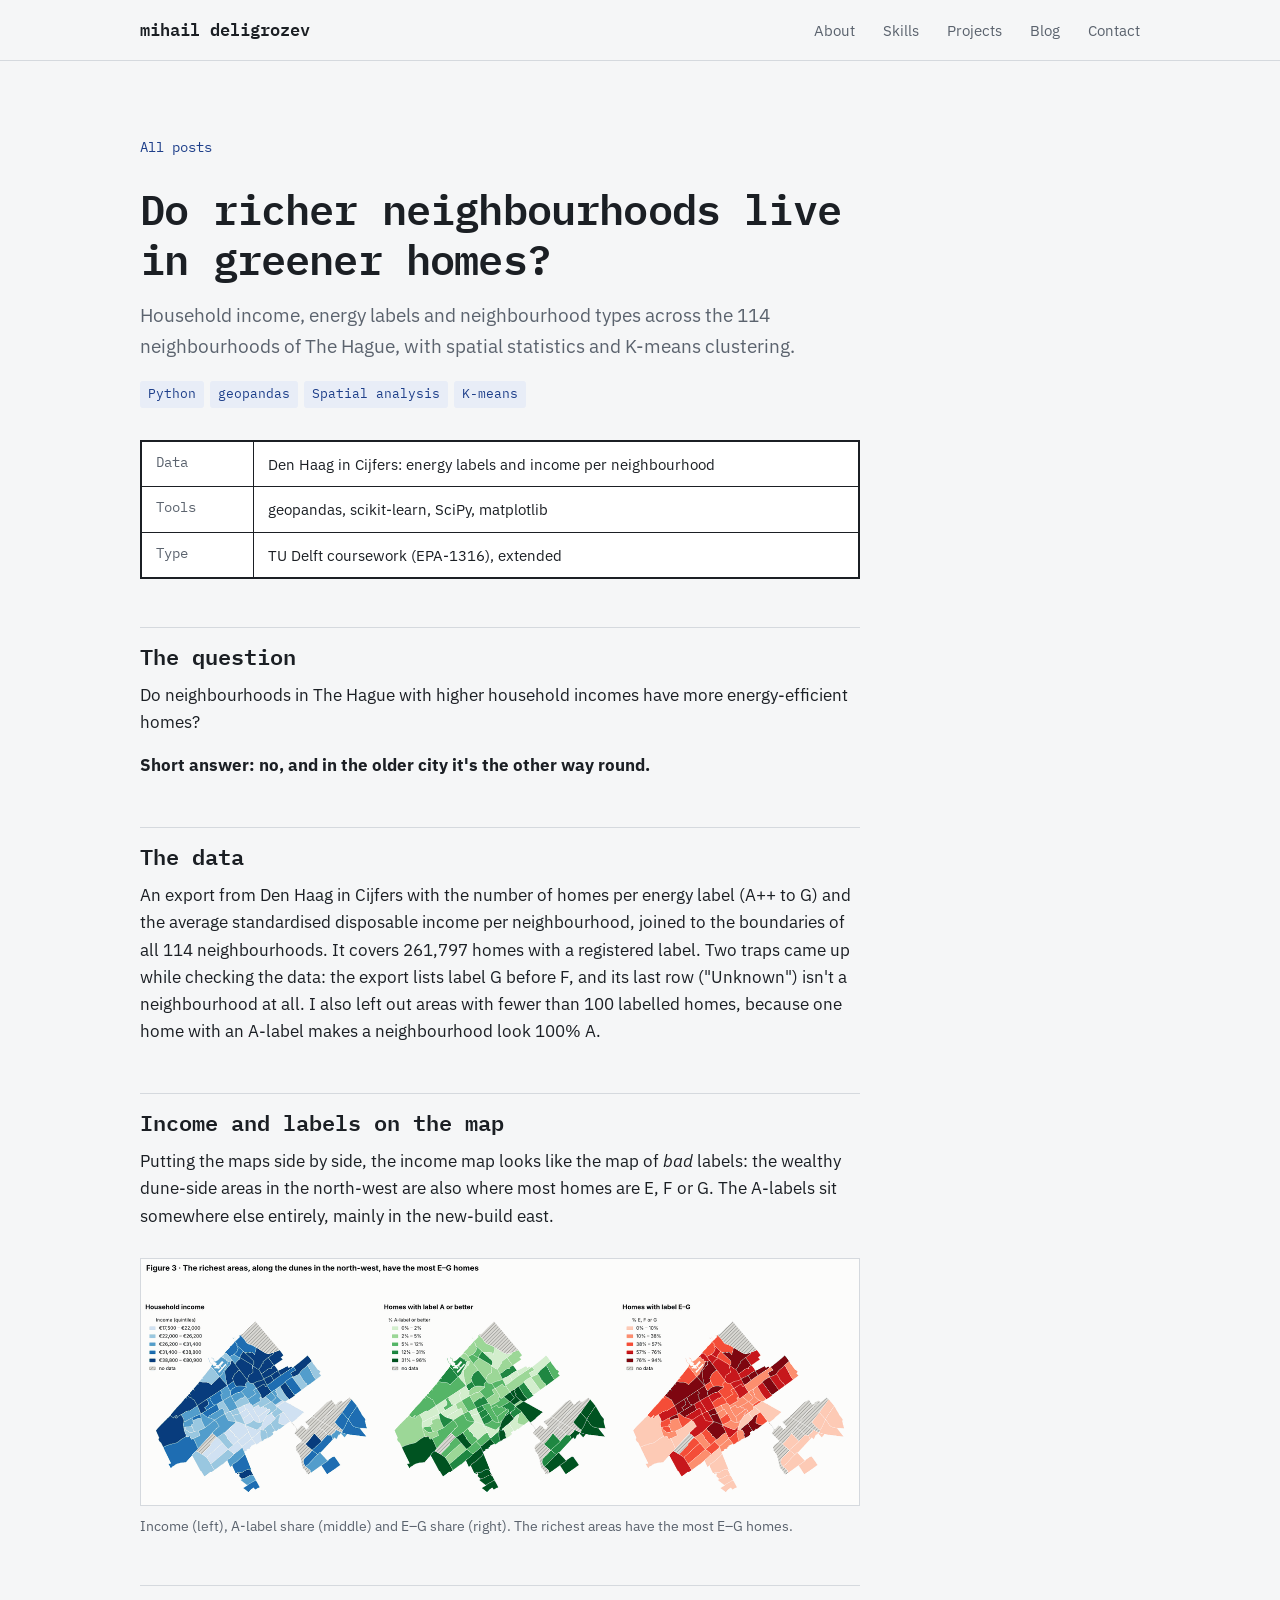
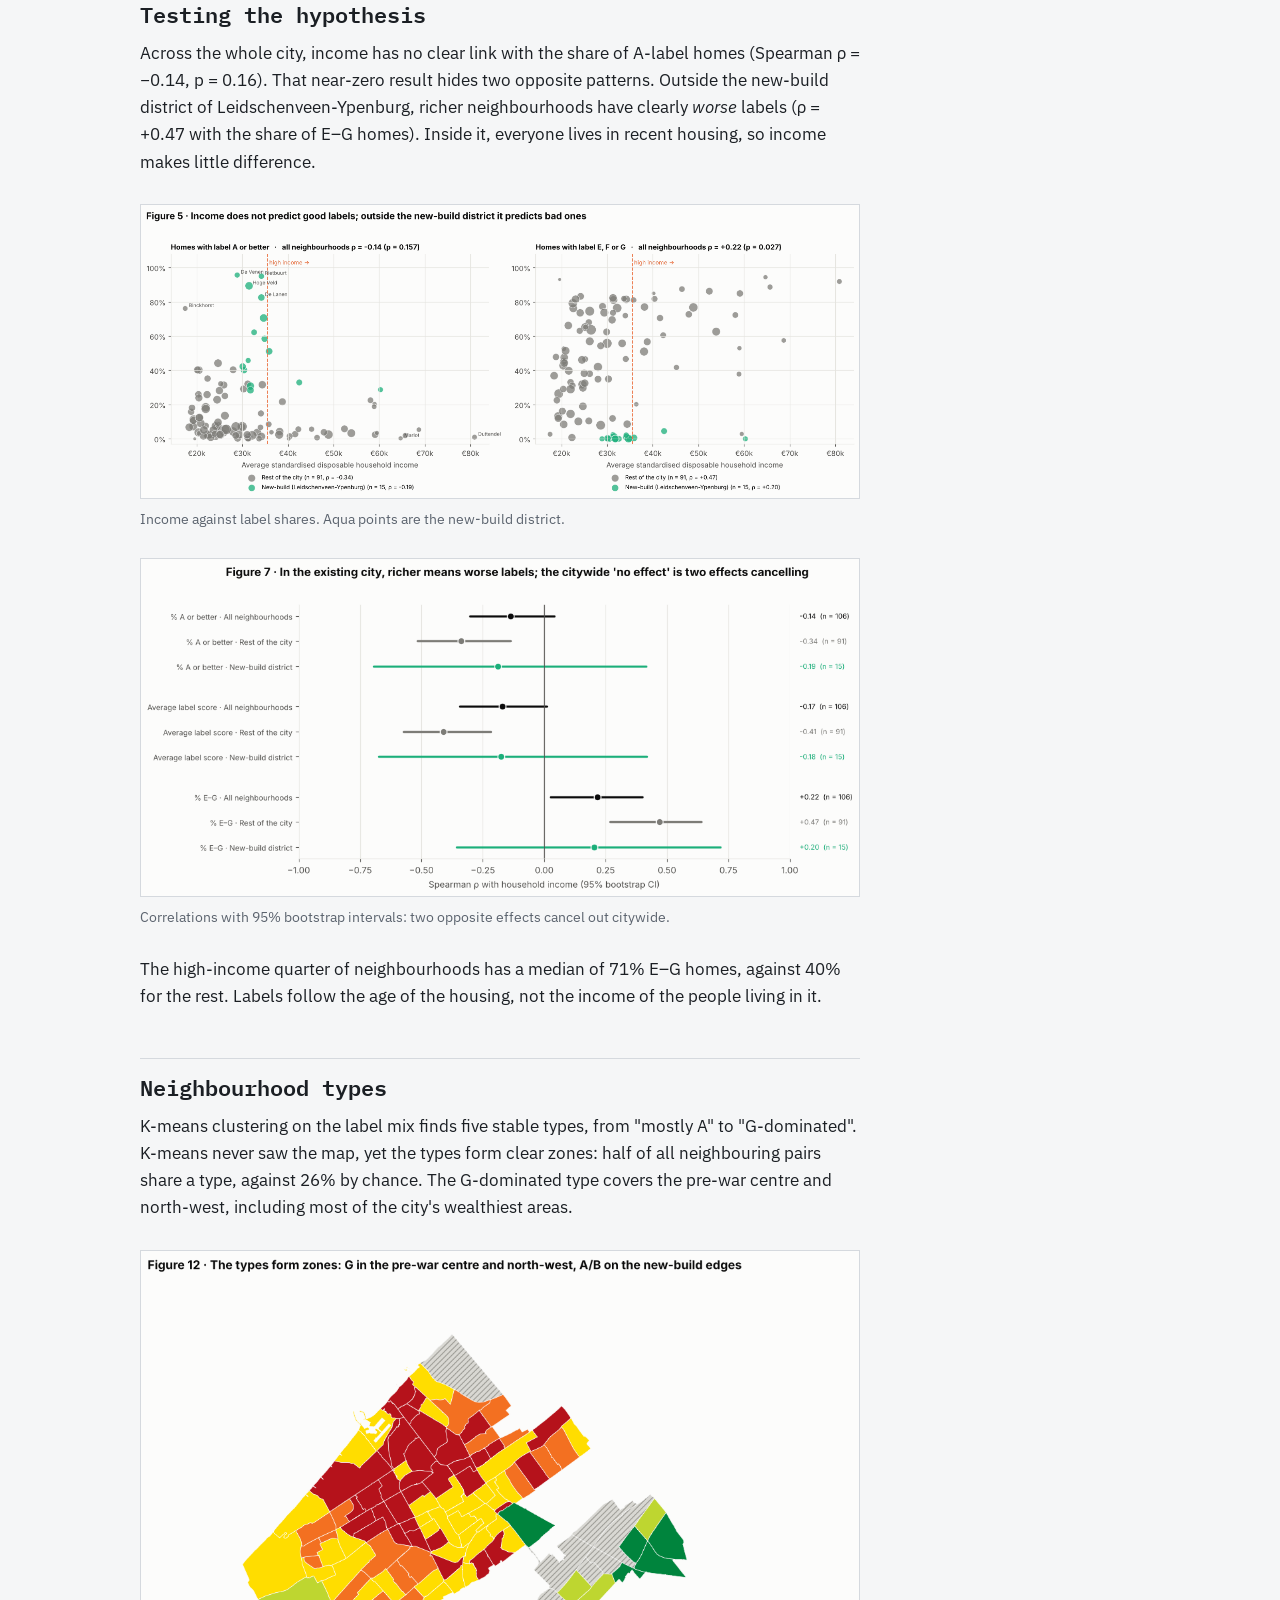
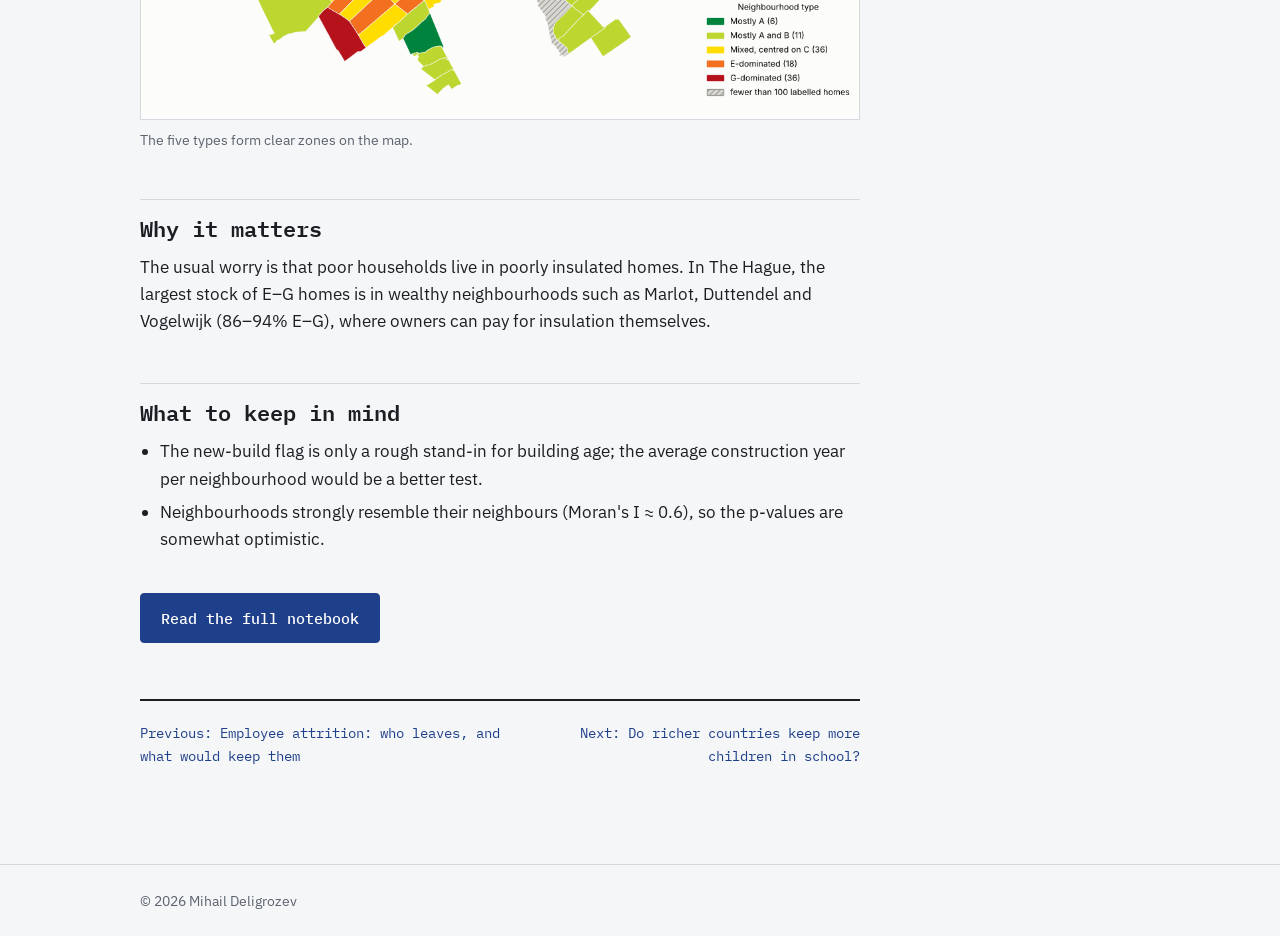
<file: blog/hague-energy-labels.html>
<!doctype html>
<html lang="en">
<head>
  <meta charset="utf-8">
  <meta name="viewport" content="width=device-width, initial-scale=1">
  <title>Do richer neighbourhoods live in greener homes? | Mihail Deligrozev</title>
  <meta name="description" content="Household income, energy labels and neighbourhood types across the 114 neighbourhoods of The Hague, with spatial statistics and K-means clustering.">
  <link rel="preconnect" href="https://fonts.googleapis.com">
  <link rel="preconnect" href="https://fonts.gstatic.com" crossorigin>
  <link href="https://fonts.googleapis.com/css2?family=IBM+Plex+Mono:wght@400;500;600&family=IBM+Plex+Sans:wght@400;500;600&display=swap" rel="stylesheet">
  <link rel="stylesheet" href="../style.css">
</head>
<body>

  <header class="site-header">
    <div class="wrap header-inner">
      <a class="logo" href="../index.html">mihail deligrozev</a>
      <nav aria-label="Main">
        <a href="../index.html#about">About</a>
        <a href="../index.html#skills">Skills</a>
        <a href="../index.html#work">Projects</a>
        <a href="./">Blog</a>
        <a href="../index.html#contact">Contact</a>
      </nav>
    </div>
  </header>

  <main class="post">
    <article class="wrap">
      <div class="post-body">
        <a class="back" href="./">All posts</a>

        <h1>Do richer neighbourhoods live in greener homes?</h1>
        <p class="post-lead">Household income, energy labels and neighbourhood types across the 114 neighbourhoods of The Hague, with spatial statistics and K-means clustering.</p>
        <ul class="tags"><li>Python</li><li>geopandas</li><li>Spatial analysis</li><li>K-means</li></ul>

        <dl class="facts" aria-label="Project facts">
          <div><dt>Data</dt><dd>Den Haag in Cijfers: energy labels and income per neighbourhood</dd></div>
          <div><dt>Tools</dt><dd>geopandas, scikit-learn, SciPy, matplotlib</dd></div>
          <div><dt>Type</dt><dd>TU Delft coursework (EPA-1316), extended</dd></div>
        </dl>

        <h2>The question</h2>
        <p>Do neighbourhoods in The Hague with higher household incomes have more energy-efficient homes?</p>
        <p><strong>Short answer: no, and in the older city it's the other way round.</strong></p>

        <h2>The data</h2>
        <p>An export from Den Haag in Cijfers with the number of homes per energy label (A++ to G) and the average standardised disposable income per neighbourhood, joined to the boundaries of all 114 neighbourhoods. It covers 261,797 homes with a registered label. Two traps came up while checking the data: the export lists label G before F, and its last row ("Unknown") isn't a neighbourhood at all. I also left out areas with fewer than 100 labelled homes, because one home with an A-label makes a neighbourhood look 100% A.</p>

        <h2>Income and labels on the map</h2>
        <p>Putting the maps side by side, the income map looks like the map of <em>bad</em> labels: the wealthy dune-side areas in the north-west are also where most homes are E, F or G. The A-labels sit somewhere else entirely, mainly in the new-build east.</p>
        <figure>
          <a class="fig-link" href="../images/projects/hague-energy-labels-1.png" data-tip="Click to open the full-size chart">
            <img src="../images/projects/hague-energy-labels-1.png" alt="Three maps of The Hague: income, share of A-label homes, share of E to G homes" loading="lazy">
          </a>
          <figcaption>Income (left), A-label share (middle) and E–G share (right). The richest areas have the most E–G homes.</figcaption>
        </figure>

        <h2>Testing the hypothesis</h2>
        <p>Across the whole city, income has no clear link with the share of A-label homes (Spearman ρ = −0.14, p = 0.16). That near-zero result hides two opposite patterns. Outside the new-build district of Leidschenveen-Ypenburg, richer neighbourhoods have clearly <em>worse</em> labels (ρ = +0.47 with the share of E–G homes). Inside it, everyone lives in recent housing, so income makes little difference.</p>
        <figure>
          <a class="fig-link" href="../images/projects/hague-energy-labels-2.png" data-tip="Click to open the full-size chart">
            <img src="../images/projects/hague-energy-labels-2.png" alt="Scatter plots of income against A-label share and E to G share" loading="lazy">
          </a>
          <figcaption>Income against label shares. Aqua points are the new-build district.</figcaption>
        </figure>
        <figure>
          <a class="fig-link" href="../images/projects/hague-energy-labels-3.png" data-tip="Click to open the full-size chart">
            <img src="../images/projects/hague-energy-labels-3.png" alt="Forest plot of correlations with 95 percent bootstrap intervals" loading="lazy">
          </a>
          <figcaption>Correlations with 95% bootstrap intervals: two opposite effects cancel out citywide.</figcaption>
        </figure>
        <p>The high-income quarter of neighbourhoods has a median of 71% E–G homes, against 40% for the rest. Labels follow the age of the housing, not the income of the people living in it.</p>

        <h2>Neighbourhood types</h2>
        <p>K-means clustering on the label mix finds five stable types, from "mostly A" to "G-dominated". K-means never saw the map, yet the types form clear zones: half of all neighbouring pairs share a type, against 26% by chance. The G-dominated type covers the pre-war centre and north-west, including most of the city's wealthiest areas.</p>
        <figure>
          <a class="fig-link" href="../images/projects/hague-energy-labels-4.png" data-tip="Click to open the full-size chart">
            <img src="../images/projects/hague-energy-labels-4.png" alt="Map of The Hague coloured by five neighbourhood types" loading="lazy">
          </a>
          <figcaption>The five types form clear zones on the map.</figcaption>
        </figure>

        <h2>Why it matters</h2>
        <p>The usual worry is that poor households live in poorly insulated homes. In The Hague, the largest stock of E–G homes is in wealthy neighbourhoods such as Marlot, Duttendel and Vogelwijk (86–94% E–G), where owners can pay for insulation themselves.</p>

        <h2>What to keep in mind</h2>
        <ul>
          <li>The new-build flag is only a rough stand-in for building age; the average construction year per neighbourhood would be a better test.</li>
          <li>Neighbourhoods strongly resemble their neighbours (Moran's I ≈ 0.6), so the p-values are somewhat optimistic.</li>
        </ul>

        <div class="post-links">
          <a class="btn btn-primary" href="../notebooks/the-hague-energy-labels.html">Read the full notebook</a>
          <!-- Add your repo link and uncomment:
          <a class="btn btn-ghost" href="https://github.com/yourusername/REPO">Code on GitHub</a>
          -->
        </div>

        <nav class="post-nav" aria-label="More posts">
          <a class="prev" href="hr-attrition.html">Previous: Employee attrition: who leaves, and what would keep them</a><a class="next" href="education-spending.html">Next: Do richer countries keep more children in school?</a>
        </nav>
      </div>
    </article>
  </main>

  <footer class="site-footer">
    <div class="wrap">
      <p>© 2026 Mihail Deligrozev</p>
    </div>
  </footer>

  <script src="../site.js" defer></script>
</body>
</html>
</file>
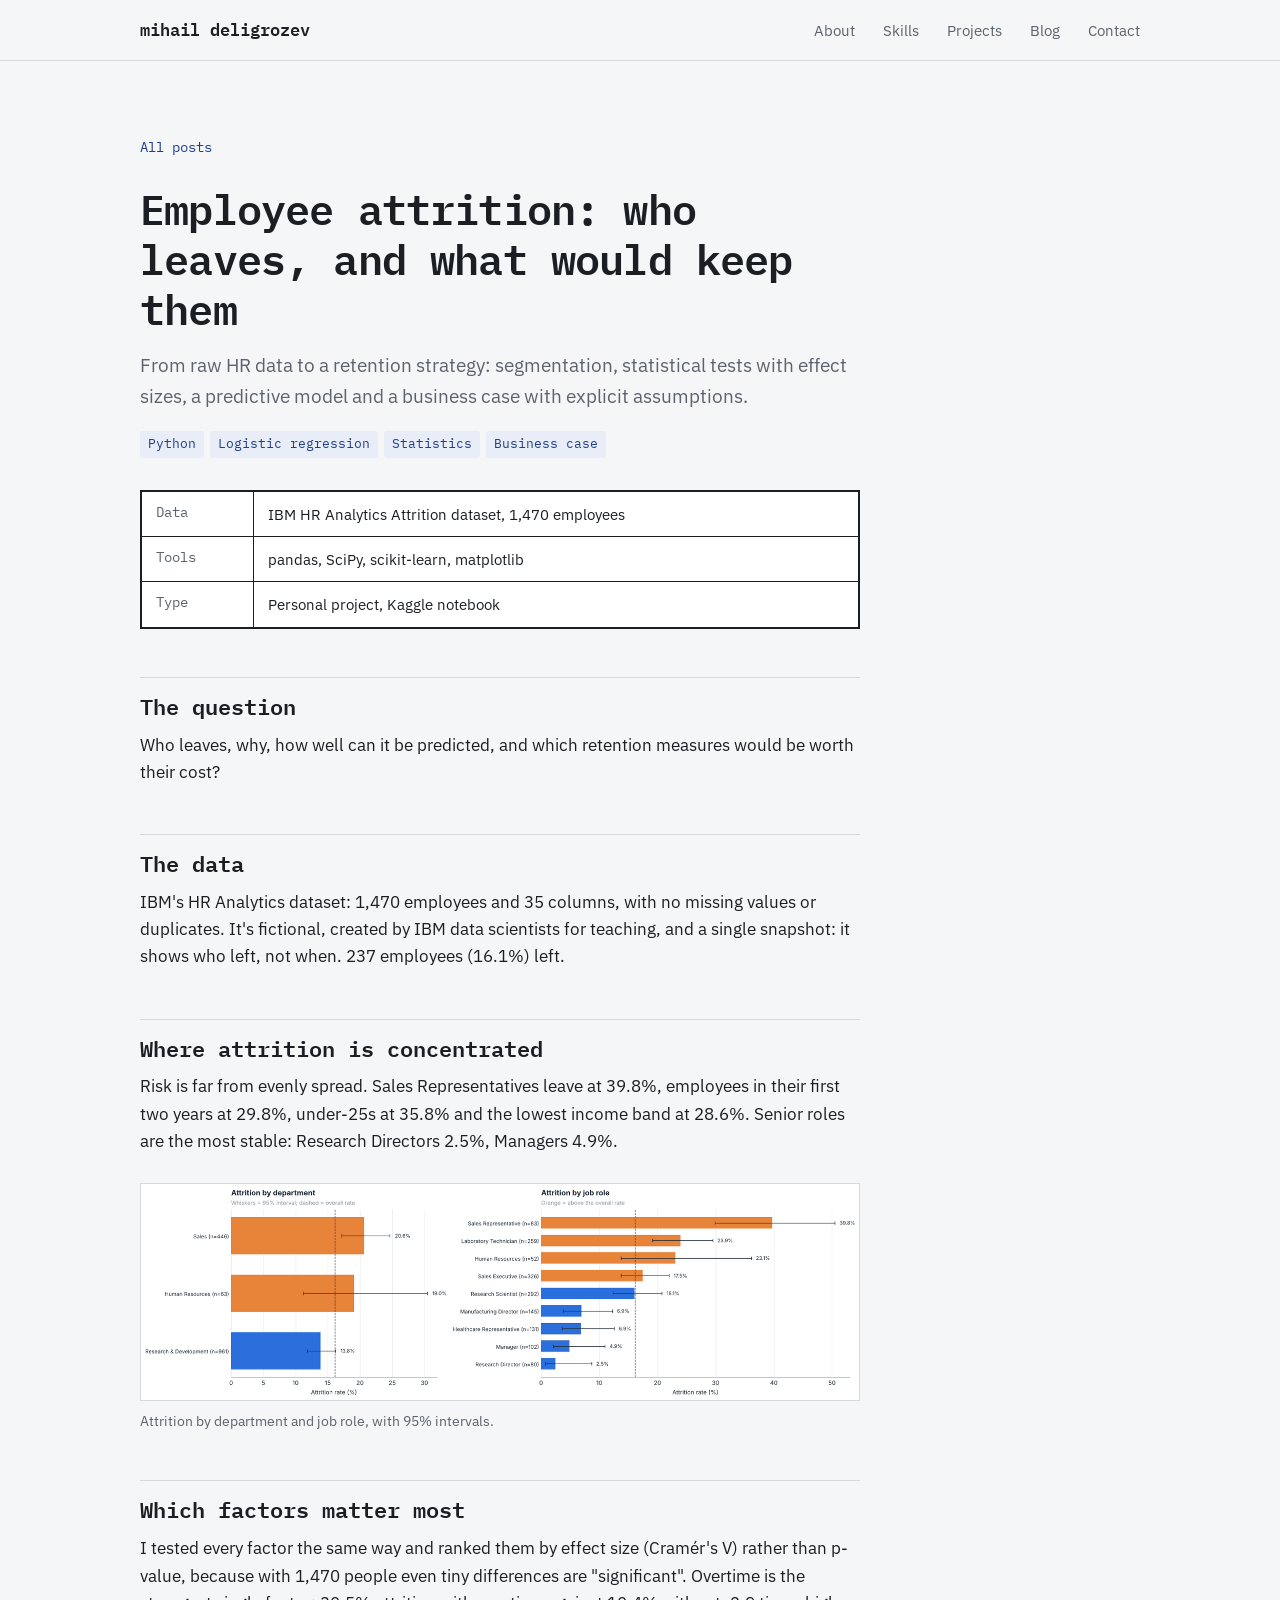
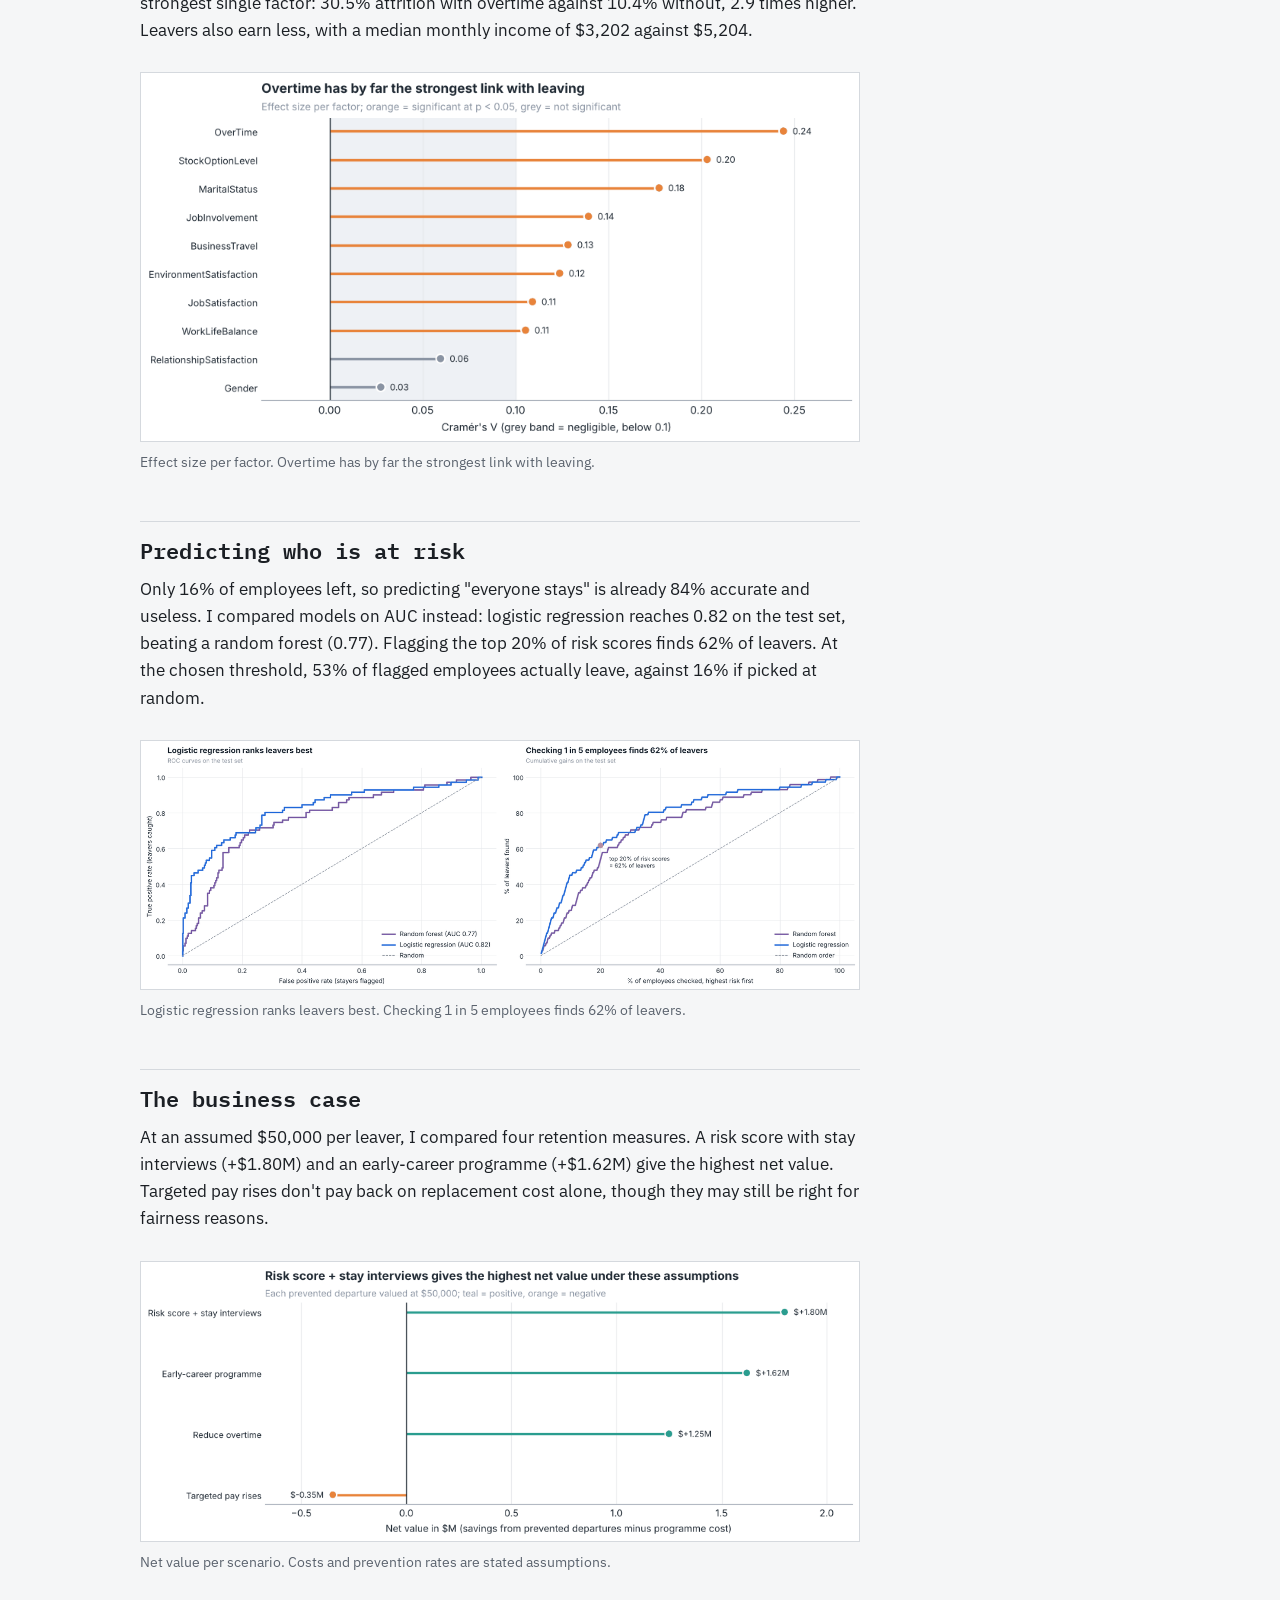
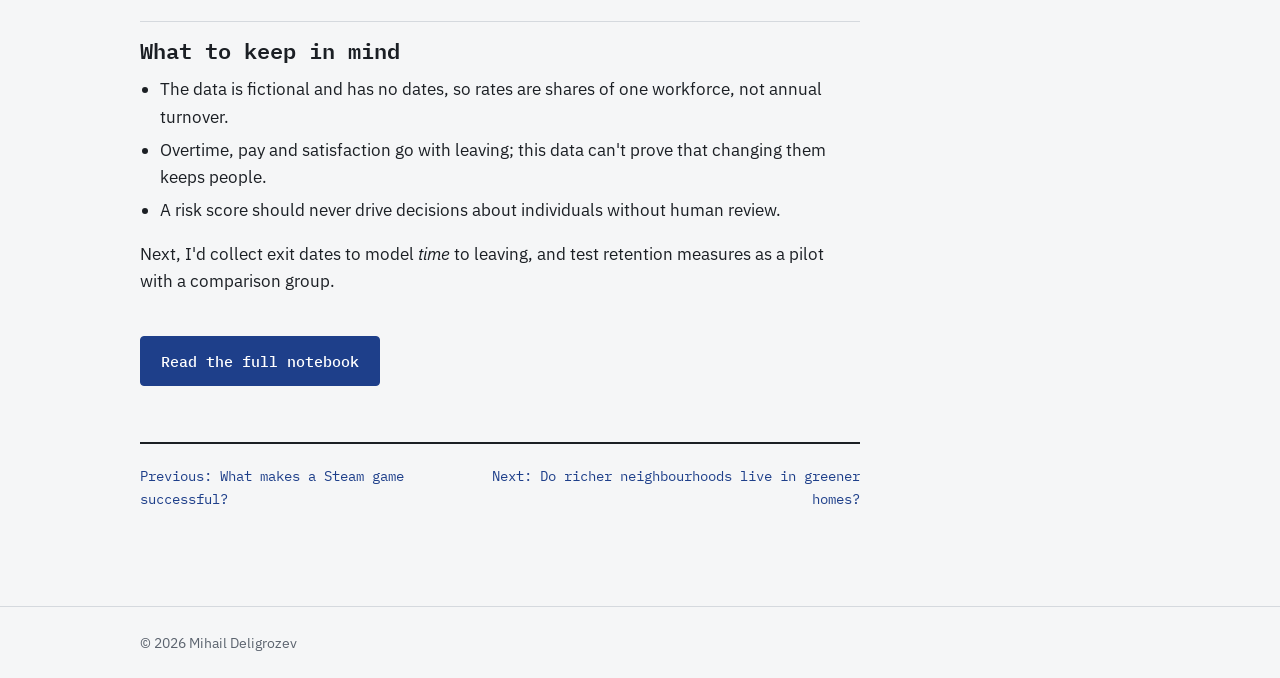
<file: blog/hr-attrition.html>
<!doctype html>
<html lang="en">
<head>
  <meta charset="utf-8">
  <meta name="viewport" content="width=device-width, initial-scale=1">
  <title>Employee attrition: who leaves, and what would keep them | Mihail Deligrozev</title>
  <meta name="description" content="From raw HR data to a retention strategy: segmentation, statistical tests with effect sizes, a predictive model and a business case with explicit assumptions.">
  <link rel="preconnect" href="https://fonts.googleapis.com">
  <link rel="preconnect" href="https://fonts.gstatic.com" crossorigin>
  <link href="https://fonts.googleapis.com/css2?family=IBM+Plex+Mono:wght@400;500;600&family=IBM+Plex+Sans:wght@400;500;600&display=swap" rel="stylesheet">
  <link rel="stylesheet" href="../style.css">
</head>
<body>

  <header class="site-header">
    <div class="wrap header-inner">
      <a class="logo" href="../index.html">mihail deligrozev</a>
      <nav aria-label="Main">
        <a href="../index.html#about">About</a>
        <a href="../index.html#skills">Skills</a>
        <a href="../index.html#work">Projects</a>
        <a href="./">Blog</a>
        <a href="../index.html#contact">Contact</a>
      </nav>
    </div>
  </header>

  <main class="post">
    <article class="wrap">
      <div class="post-body">
        <a class="back" href="./">All posts</a>

        <h1>Employee attrition: who leaves, and what would keep them</h1>
        <p class="post-lead">From raw HR data to a retention strategy: segmentation, statistical tests with effect sizes, a predictive model and a business case with explicit assumptions.</p>
        <ul class="tags"><li>Python</li><li>Logistic regression</li><li>Statistics</li><li>Business case</li></ul>

        <dl class="facts" aria-label="Project facts">
          <div><dt>Data</dt><dd>IBM HR Analytics Attrition dataset, 1,470 employees</dd></div>
          <div><dt>Tools</dt><dd>pandas, SciPy, scikit-learn, matplotlib</dd></div>
          <div><dt>Type</dt><dd>Personal project, Kaggle notebook</dd></div>
        </dl>

        <h2>The question</h2>
        <p>Who leaves, why, how well can it be predicted, and which retention measures would be worth their cost?</p>

        <h2>The data</h2>
        <p>IBM's HR Analytics dataset: 1,470 employees and 35 columns, with no missing values or duplicates. It's fictional, created by IBM data scientists for teaching, and a single snapshot: it shows who left, not when. 237 employees (16.1%) left.</p>

        <h2>Where attrition is concentrated</h2>
        <p>Risk is far from evenly spread. Sales Representatives leave at 39.8%, employees in their first two years at 29.8%, under-25s at 35.8% and the lowest income band at 28.6%. Senior roles are the most stable: Research Directors 2.5%, Managers 4.9%.</p>
        <figure>
          <a class="fig-link" href="../images/projects/hr-attrition-1.png" data-tip="Click to open the full-size chart">
            <img src="../images/projects/hr-attrition-1.png" alt="Bar charts of attrition rate by department and by job role" loading="lazy">
          </a>
          <figcaption>Attrition by department and job role, with 95% intervals.</figcaption>
        </figure>

        <h2>Which factors matter most</h2>
        <p>I tested every factor the same way and ranked them by effect size (Cramér's V) rather than p-value, because with 1,470 people even tiny differences are "significant". Overtime is the strongest single factor: 30.5% attrition with overtime against 10.4% without, 2.9 times higher. Leavers also earn less, with a median monthly income of $3,202 against $5,204.</p>
        <figure>
          <a class="fig-link" href="../images/projects/hr-attrition-2.png" data-tip="Click to open the full-size chart">
            <img src="../images/projects/hr-attrition-2.png" alt="Effect size per factor, with overtime highest" loading="lazy">
          </a>
          <figcaption>Effect size per factor. Overtime has by far the strongest link with leaving.</figcaption>
        </figure>

        <h2>Predicting who is at risk</h2>
        <p>Only 16% of employees left, so predicting "everyone stays" is already 84% accurate and useless. I compared models on AUC instead: logistic regression reaches 0.82 on the test set, beating a random forest (0.77). Flagging the top 20% of risk scores finds 62% of leavers. At the chosen threshold, 53% of flagged employees actually leave, against 16% if picked at random.</p>
        <figure>
          <a class="fig-link" href="../images/projects/hr-attrition-3.png" data-tip="Click to open the full-size chart">
            <img src="../images/projects/hr-attrition-3.png" alt="ROC curves and cumulative gains curve for the models" loading="lazy">
          </a>
          <figcaption>Logistic regression ranks leavers best. Checking 1 in 5 employees finds 62% of leavers.</figcaption>
        </figure>

        <h2>The business case</h2>
        <p>At an assumed $50,000 per leaver, I compared four retention measures. A risk score with stay interviews (+$1.80M) and an early-career programme (+$1.62M) give the highest net value. Targeted pay rises don't pay back on replacement cost alone, though they may still be right for fairness reasons.</p>
        <figure>
          <a class="fig-link" href="../images/projects/hr-attrition-4.png" data-tip="Click to open the full-size chart">
            <img src="../images/projects/hr-attrition-4.png" alt="Net value of four retention scenarios" loading="lazy">
          </a>
          <figcaption>Net value per scenario. Costs and prevention rates are stated assumptions.</figcaption>
        </figure>

        <h2>What to keep in mind</h2>
        <ul>
          <li>The data is fictional and has no dates, so rates are shares of one workforce, not annual turnover.</li>
          <li>Overtime, pay and satisfaction go with leaving; this data can't prove that changing them keeps people.</li>
          <li>A risk score should never drive decisions about individuals without human review.</li>
        </ul>
        <p>Next, I'd collect exit dates to model <em>time</em> to leaving, and test retention measures as a pilot with a comparison group.</p>

        <div class="post-links">
          <a class="btn btn-primary" href="../notebooks/ibm-hr-attrition.html">Read the full notebook</a>
          <!-- Add your repo link and uncomment:
          <a class="btn btn-ghost" href="https://github.com/yourusername/REPO">Code on GitHub</a>
          -->
        </div>

        <nav class="post-nav" aria-label="More posts">
          <a class="prev" href="steam-games.html">Previous: What makes a Steam game successful?</a><a class="next" href="hague-energy-labels.html">Next: Do richer neighbourhoods live in greener homes?</a>
        </nav>
      </div>
    </article>
  </main>

  <footer class="site-footer">
    <div class="wrap">
      <p>© 2026 Mihail Deligrozev</p>
    </div>
  </footer>

  <script src="../site.js" defer></script>
</body>
</html>
</file>
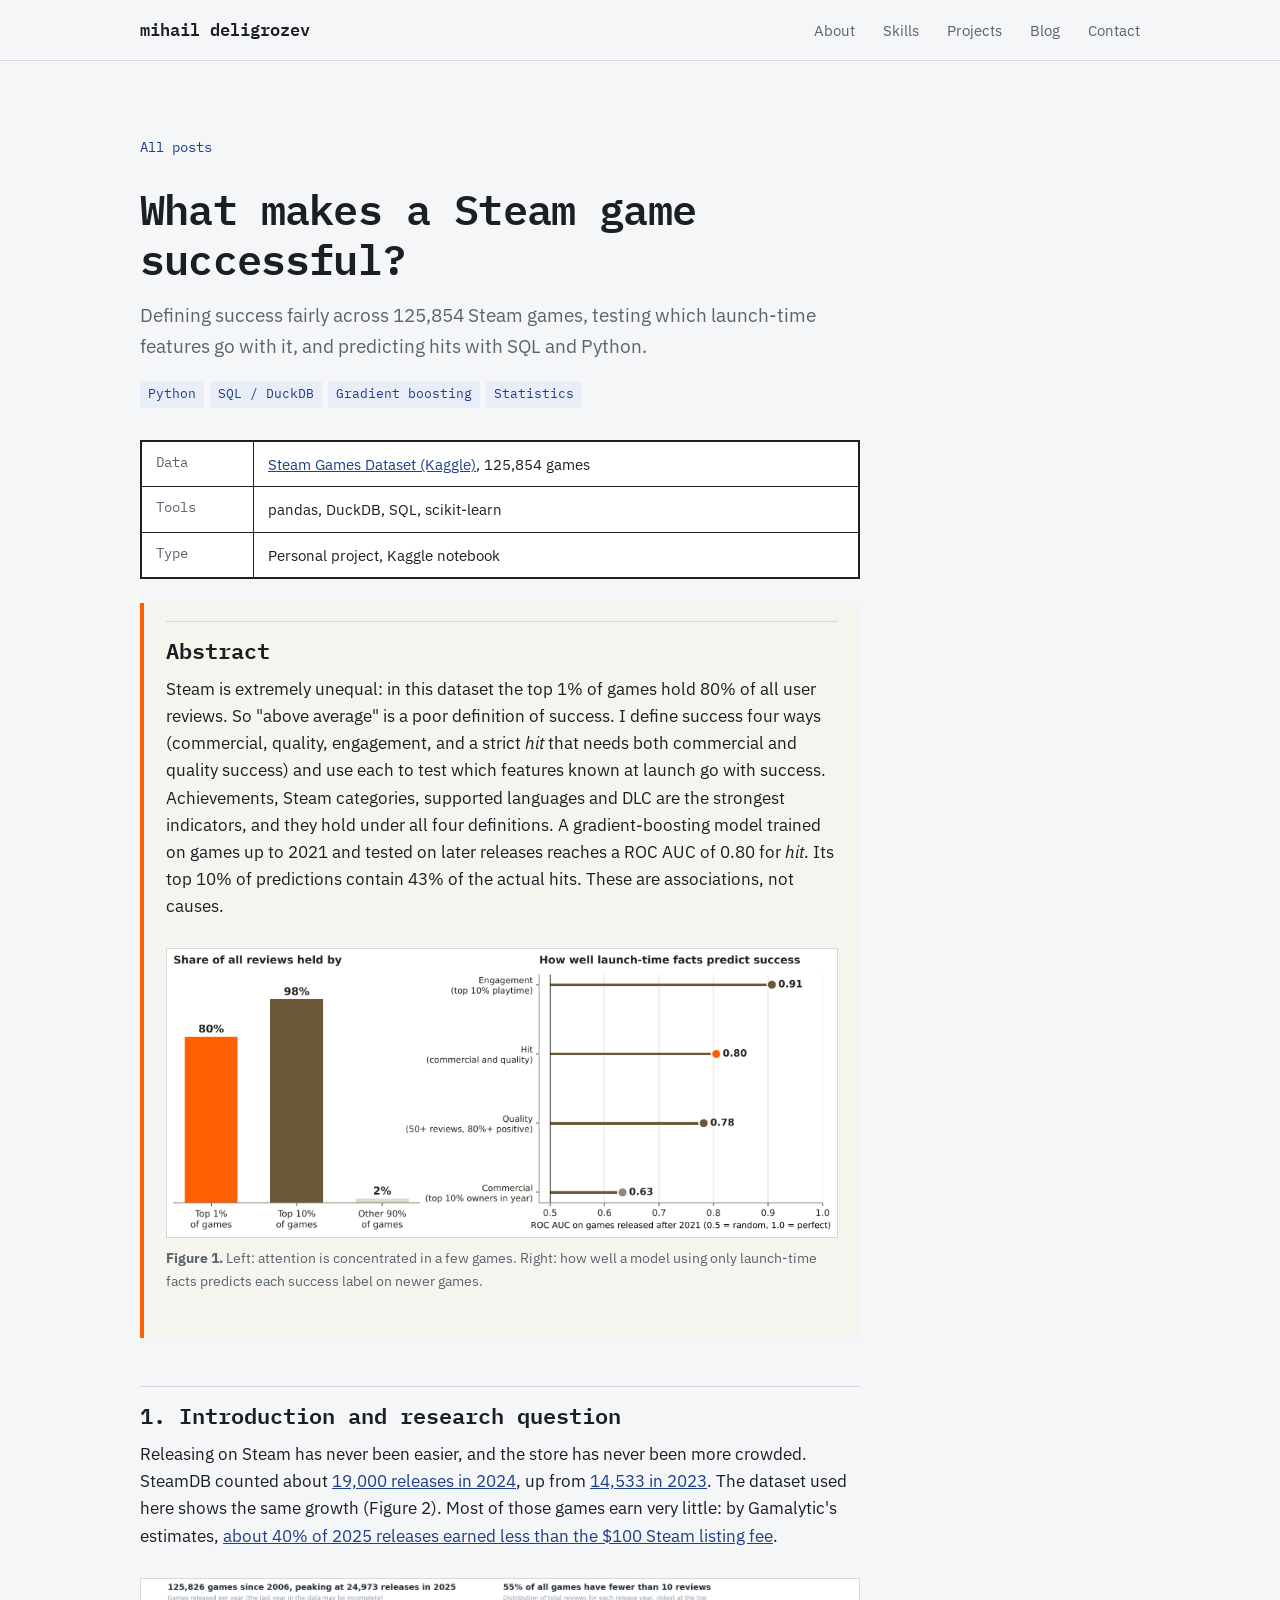
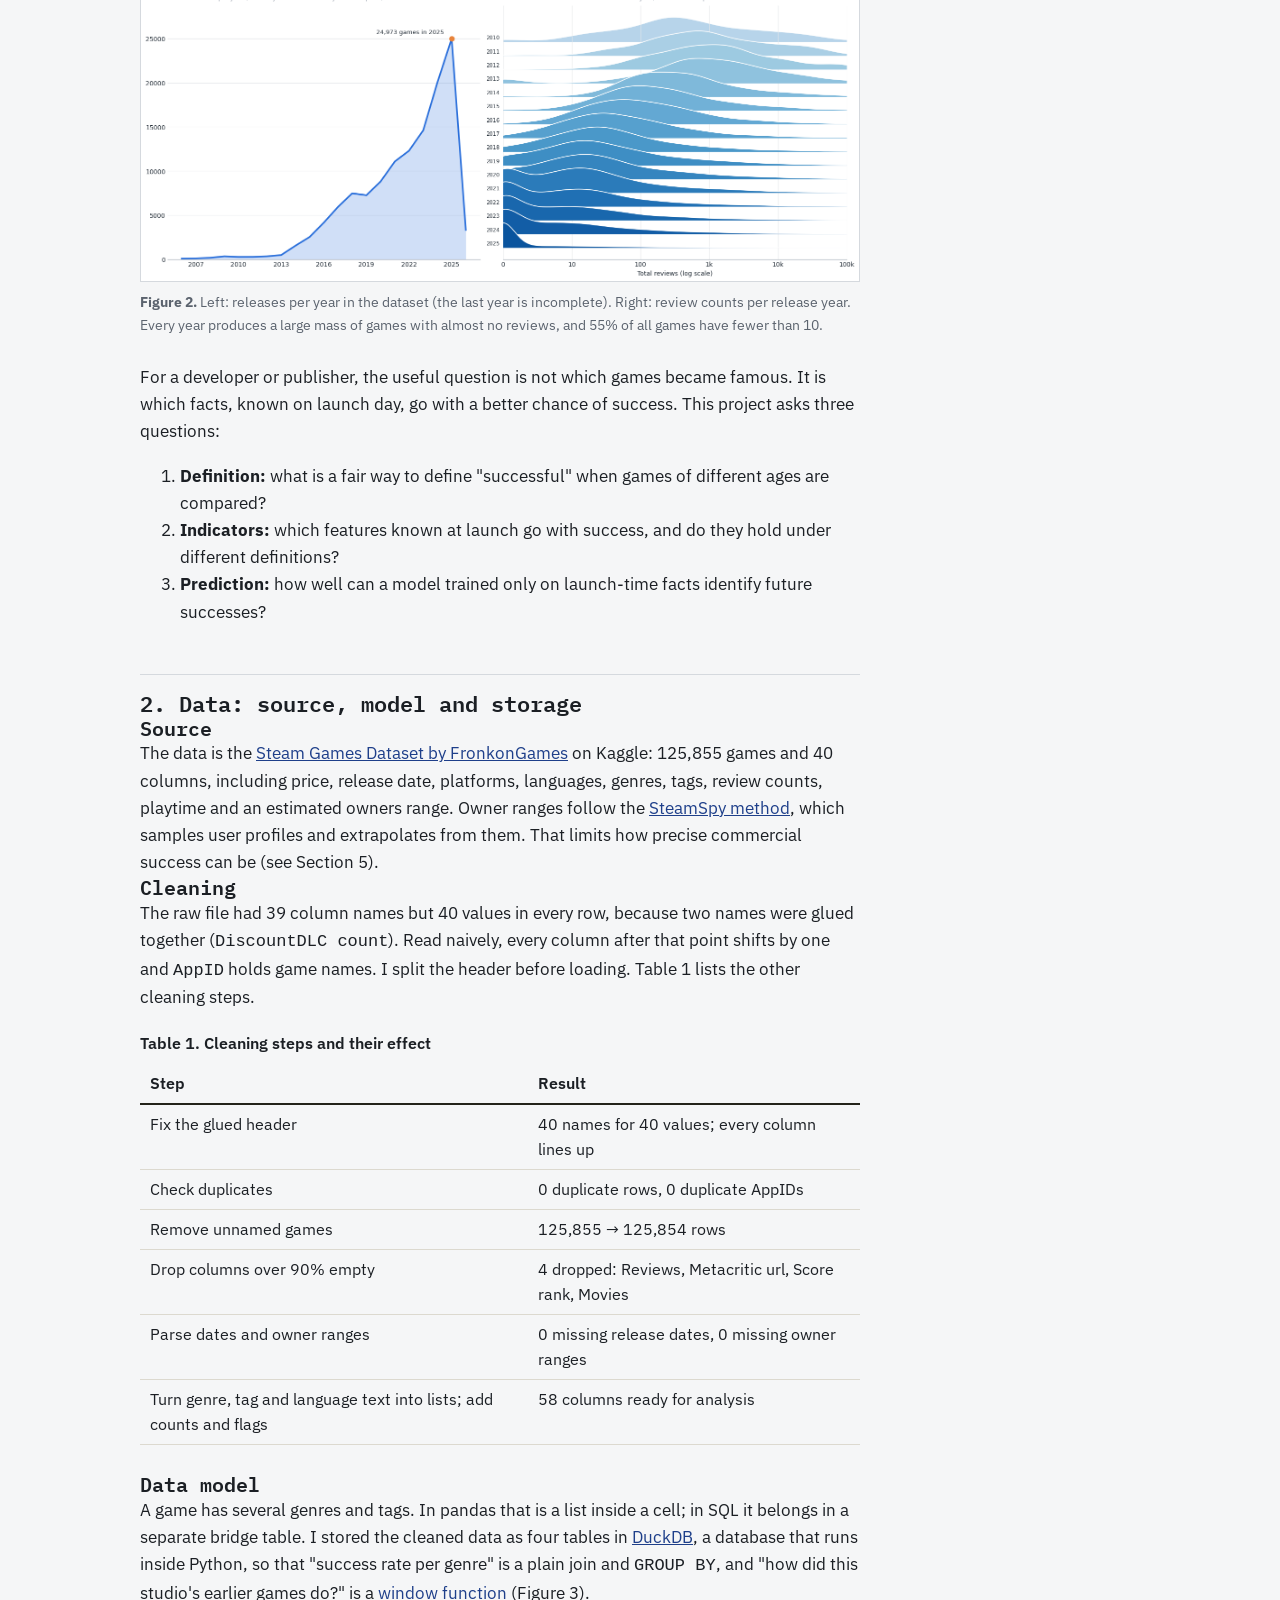
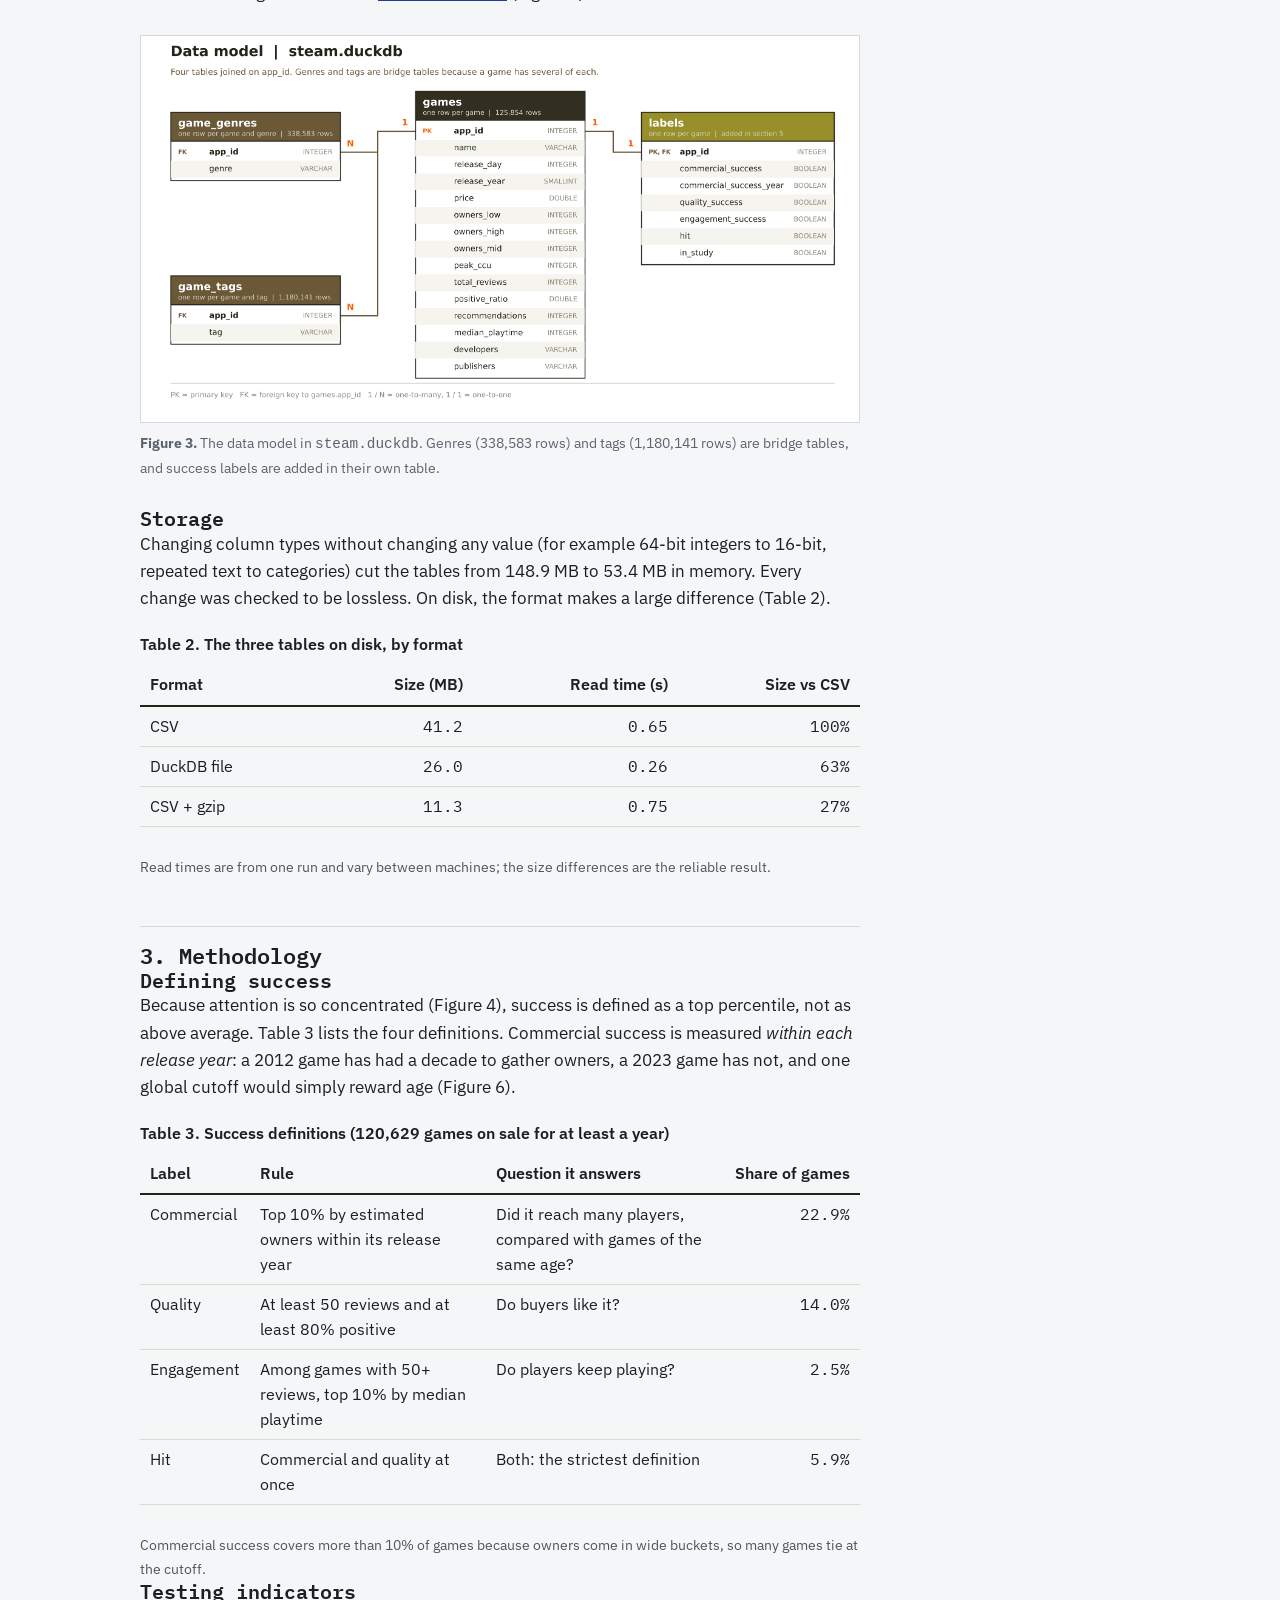
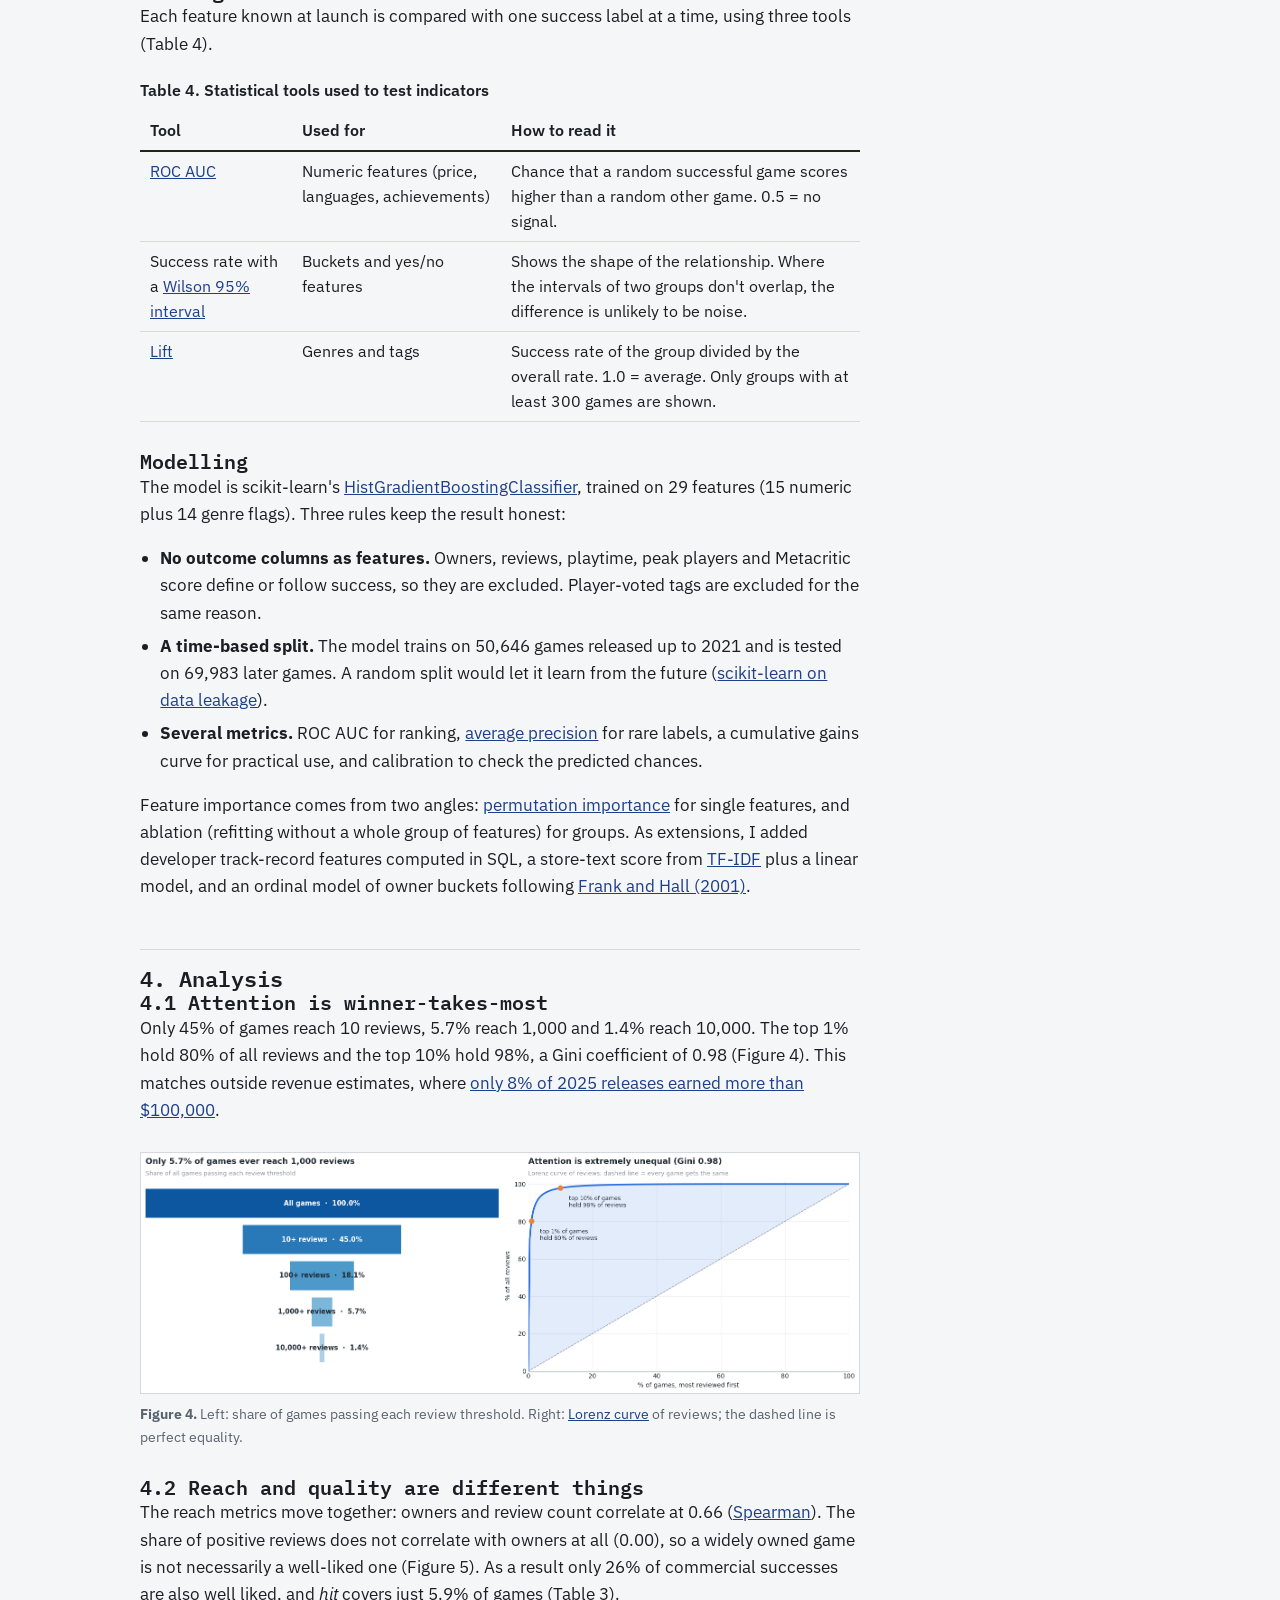
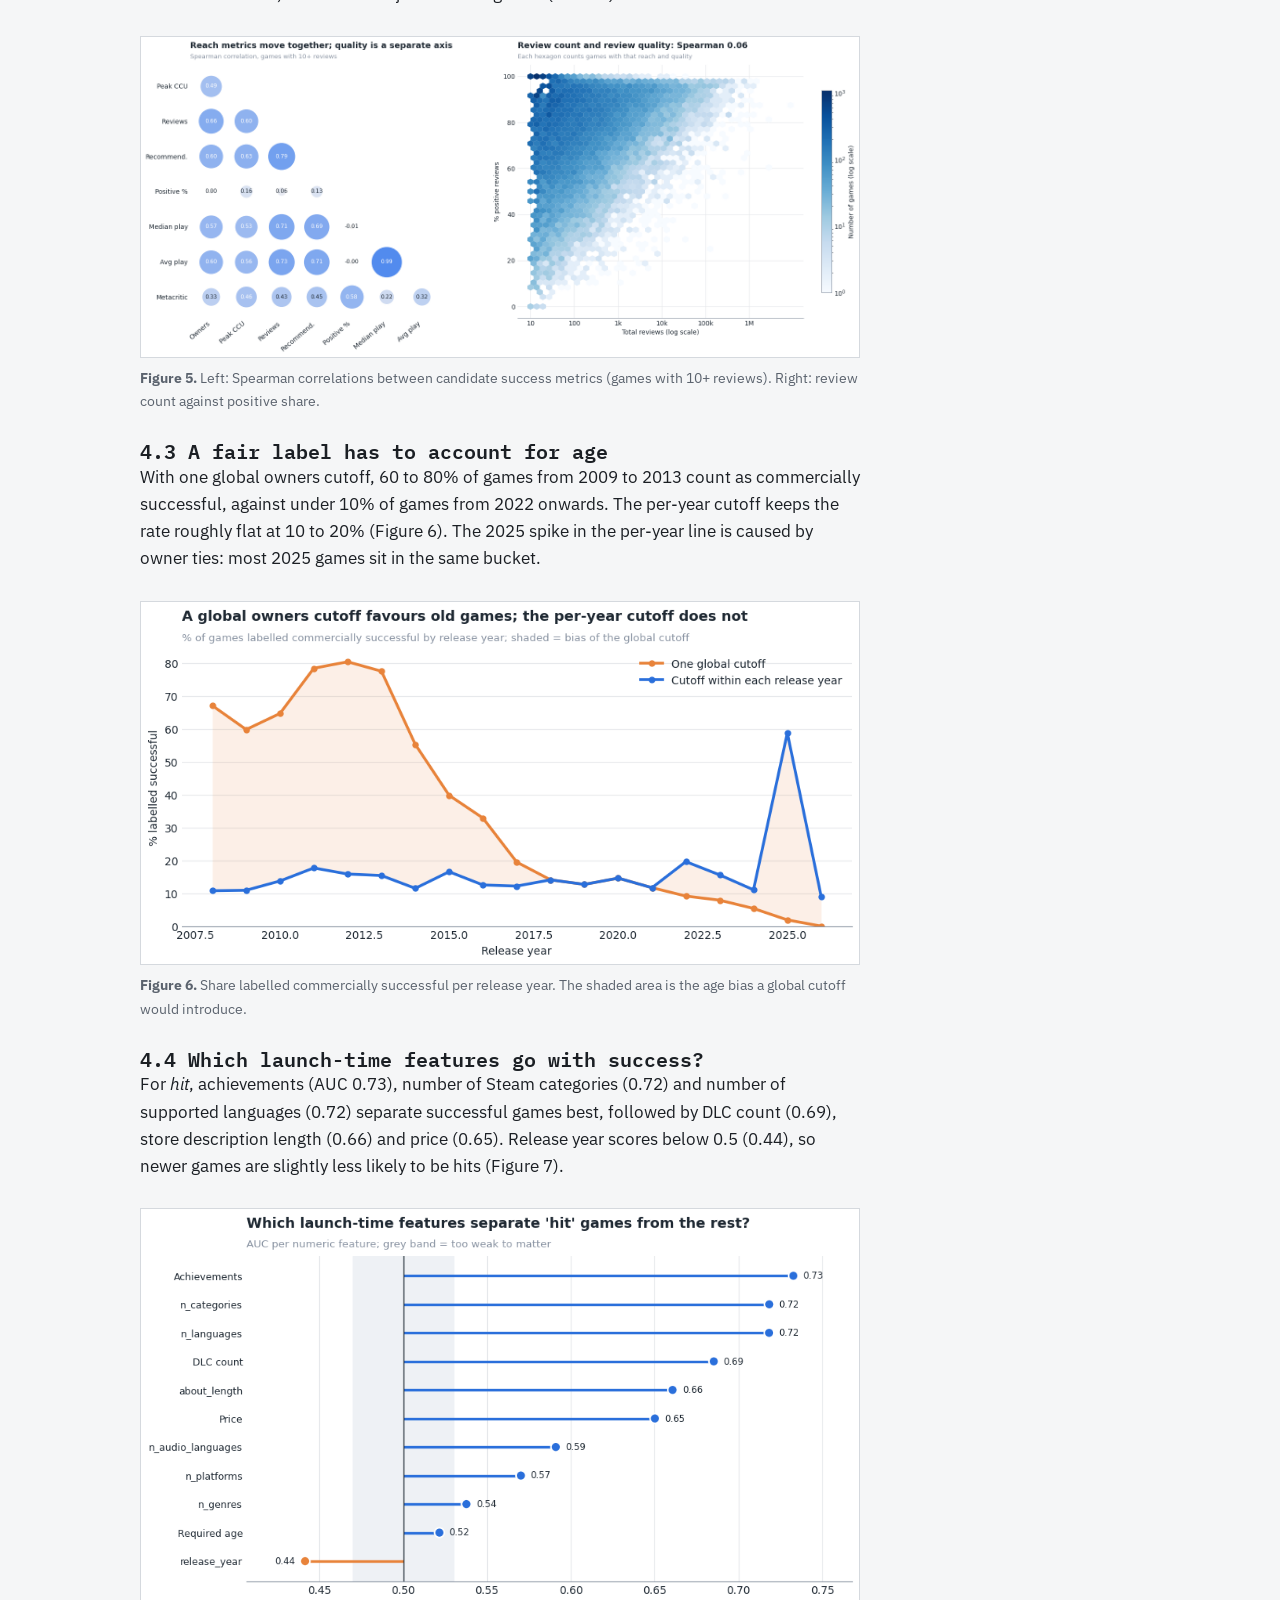
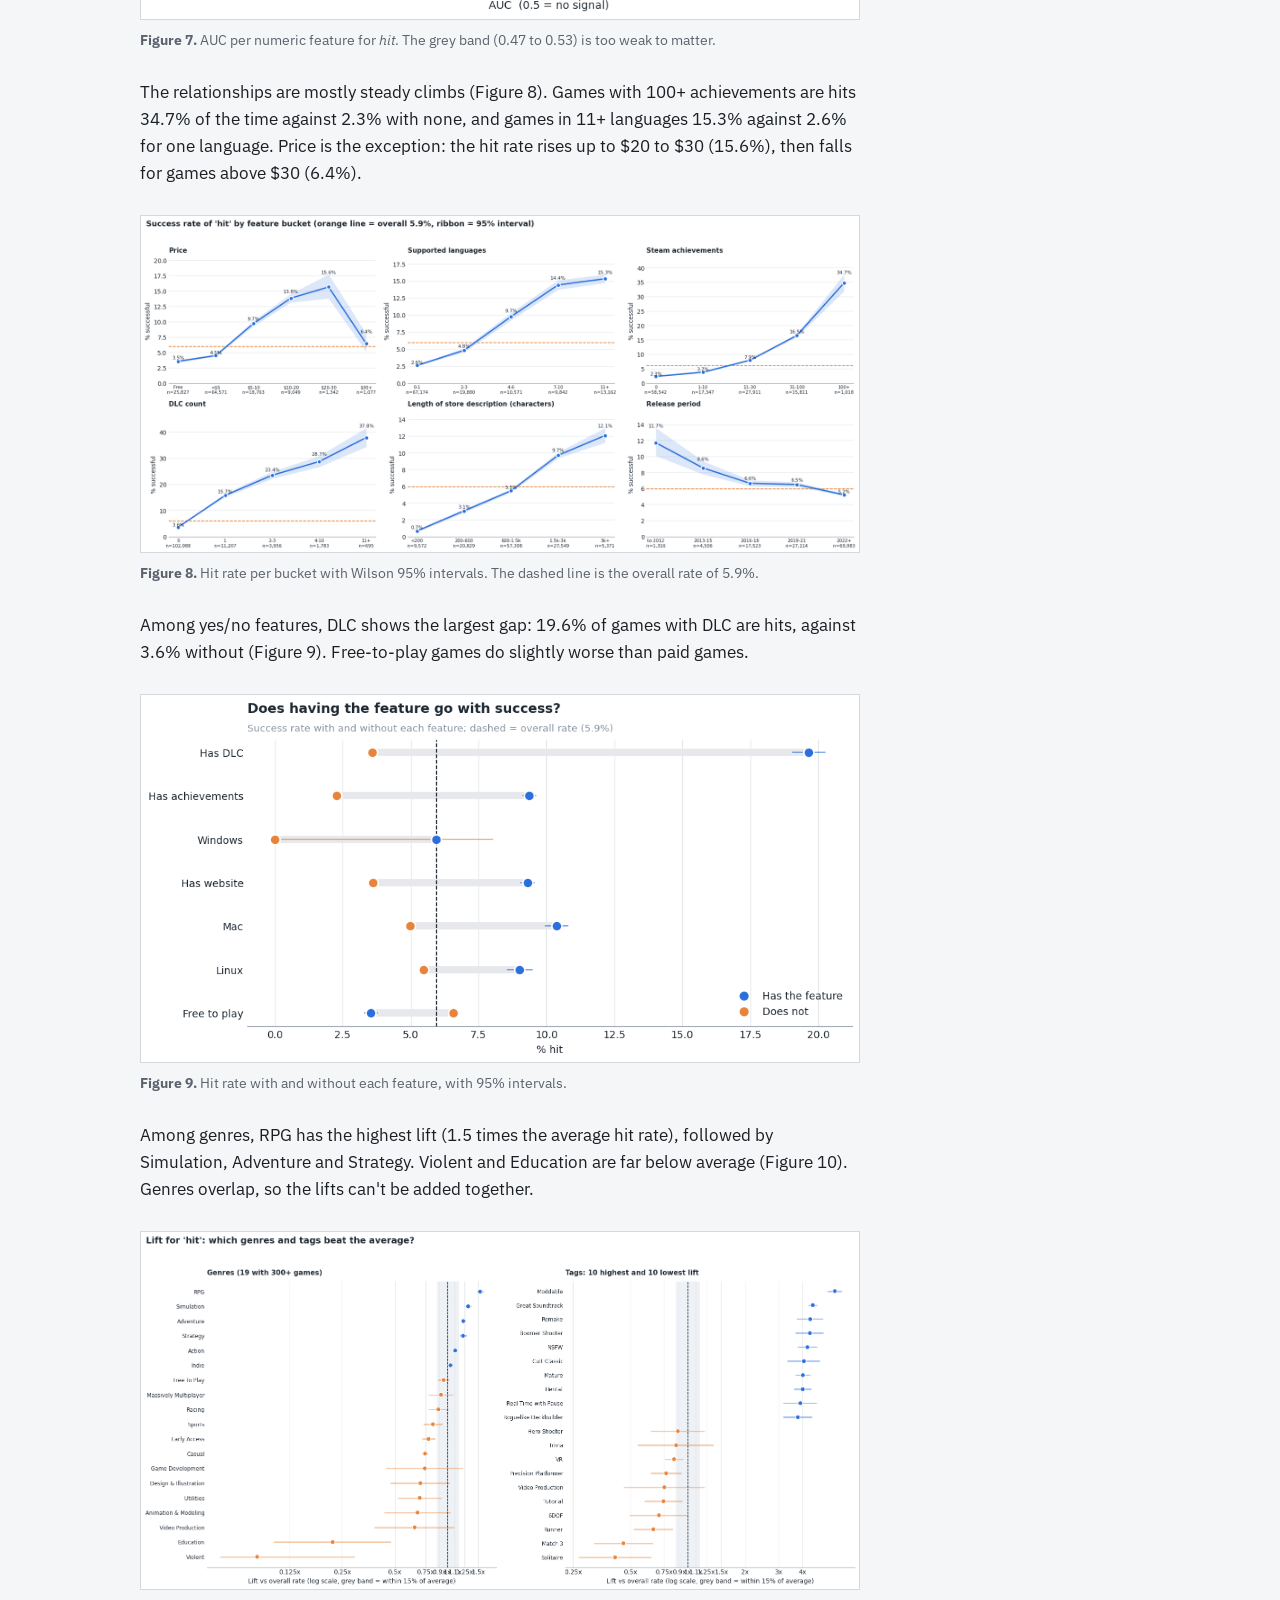
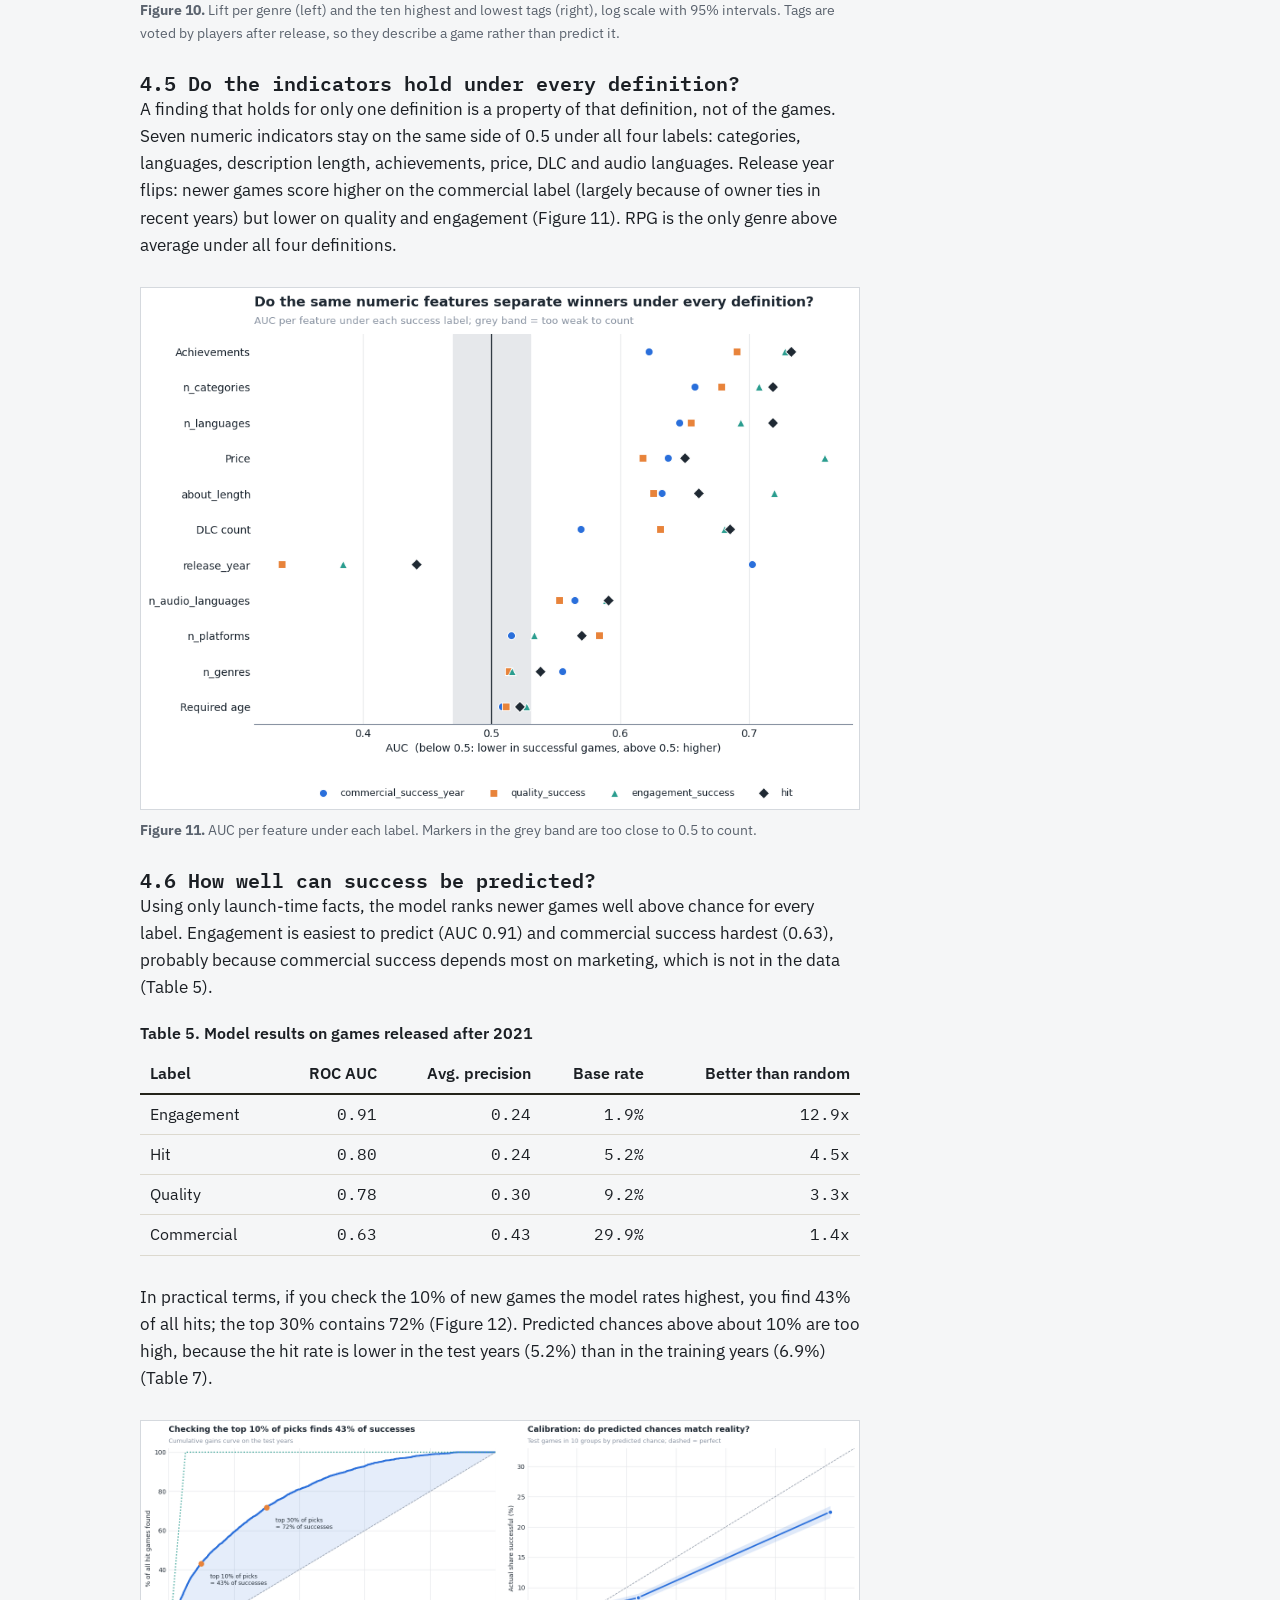
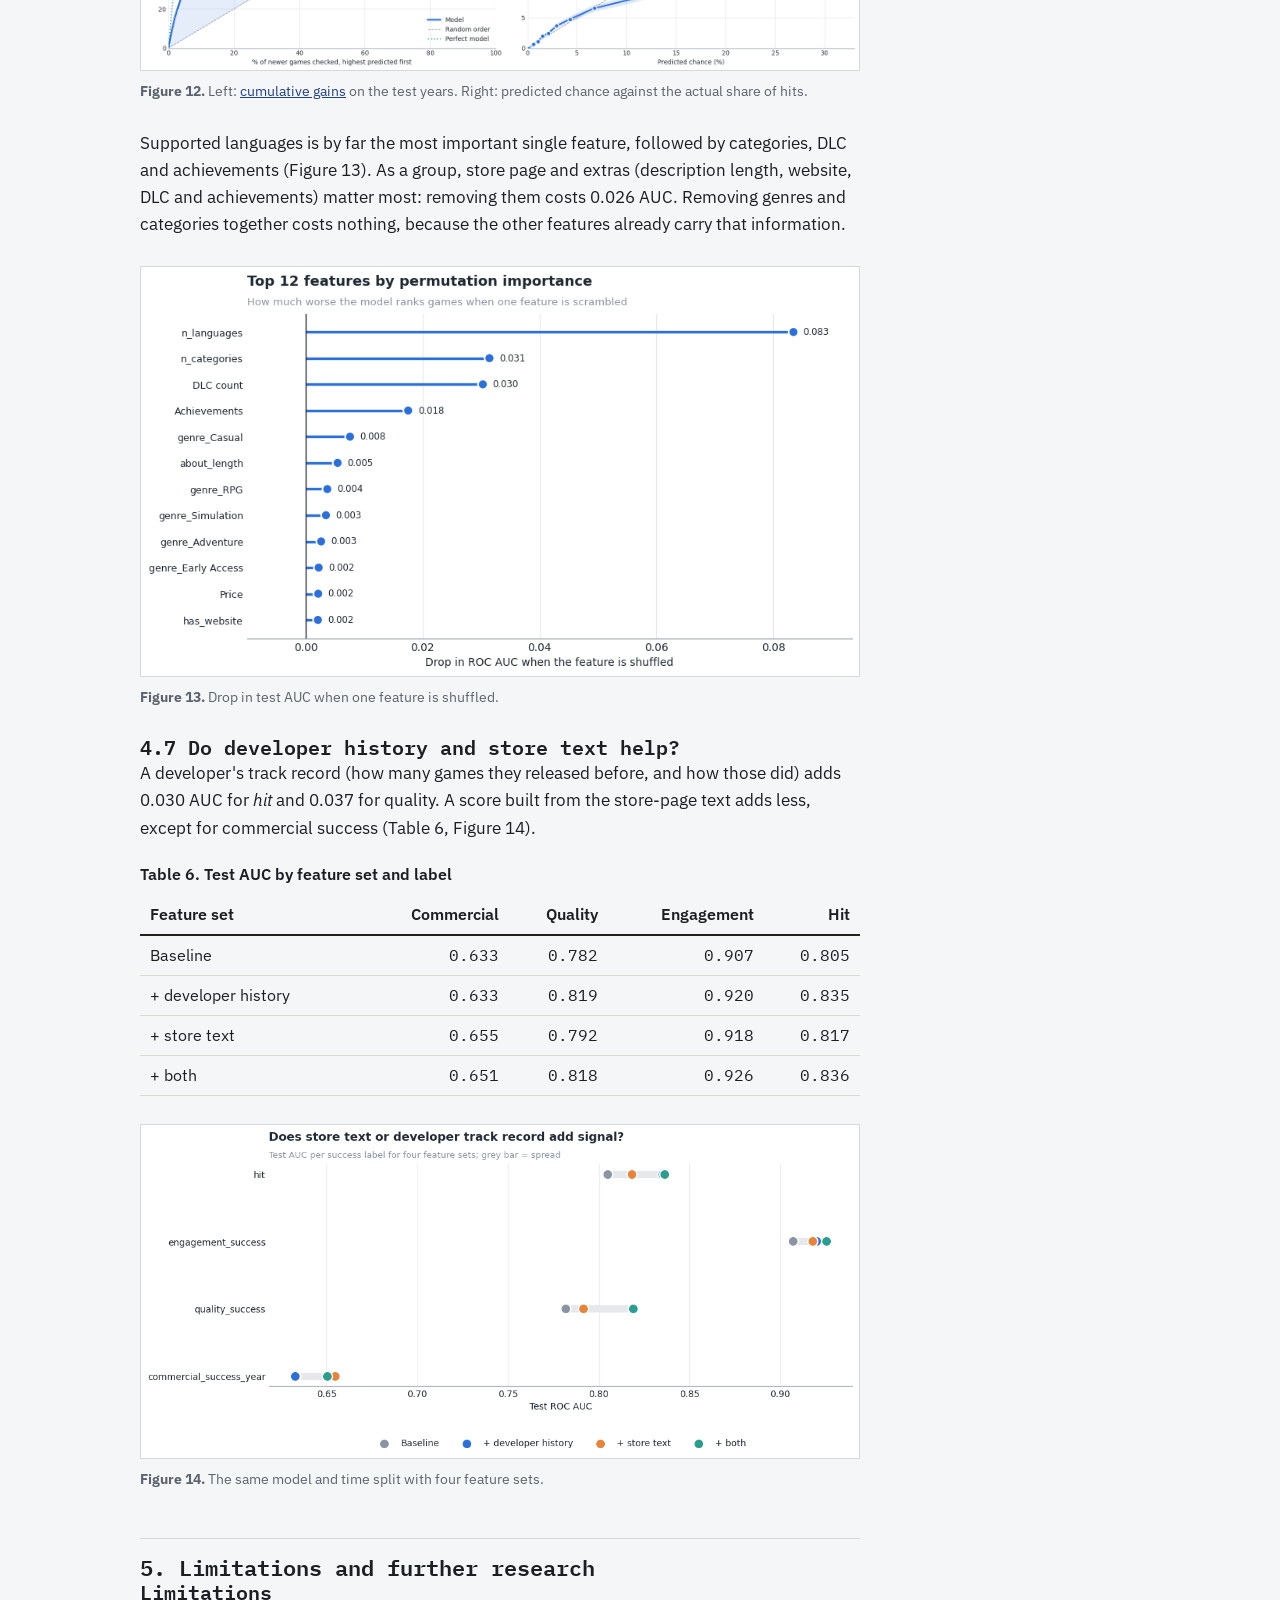
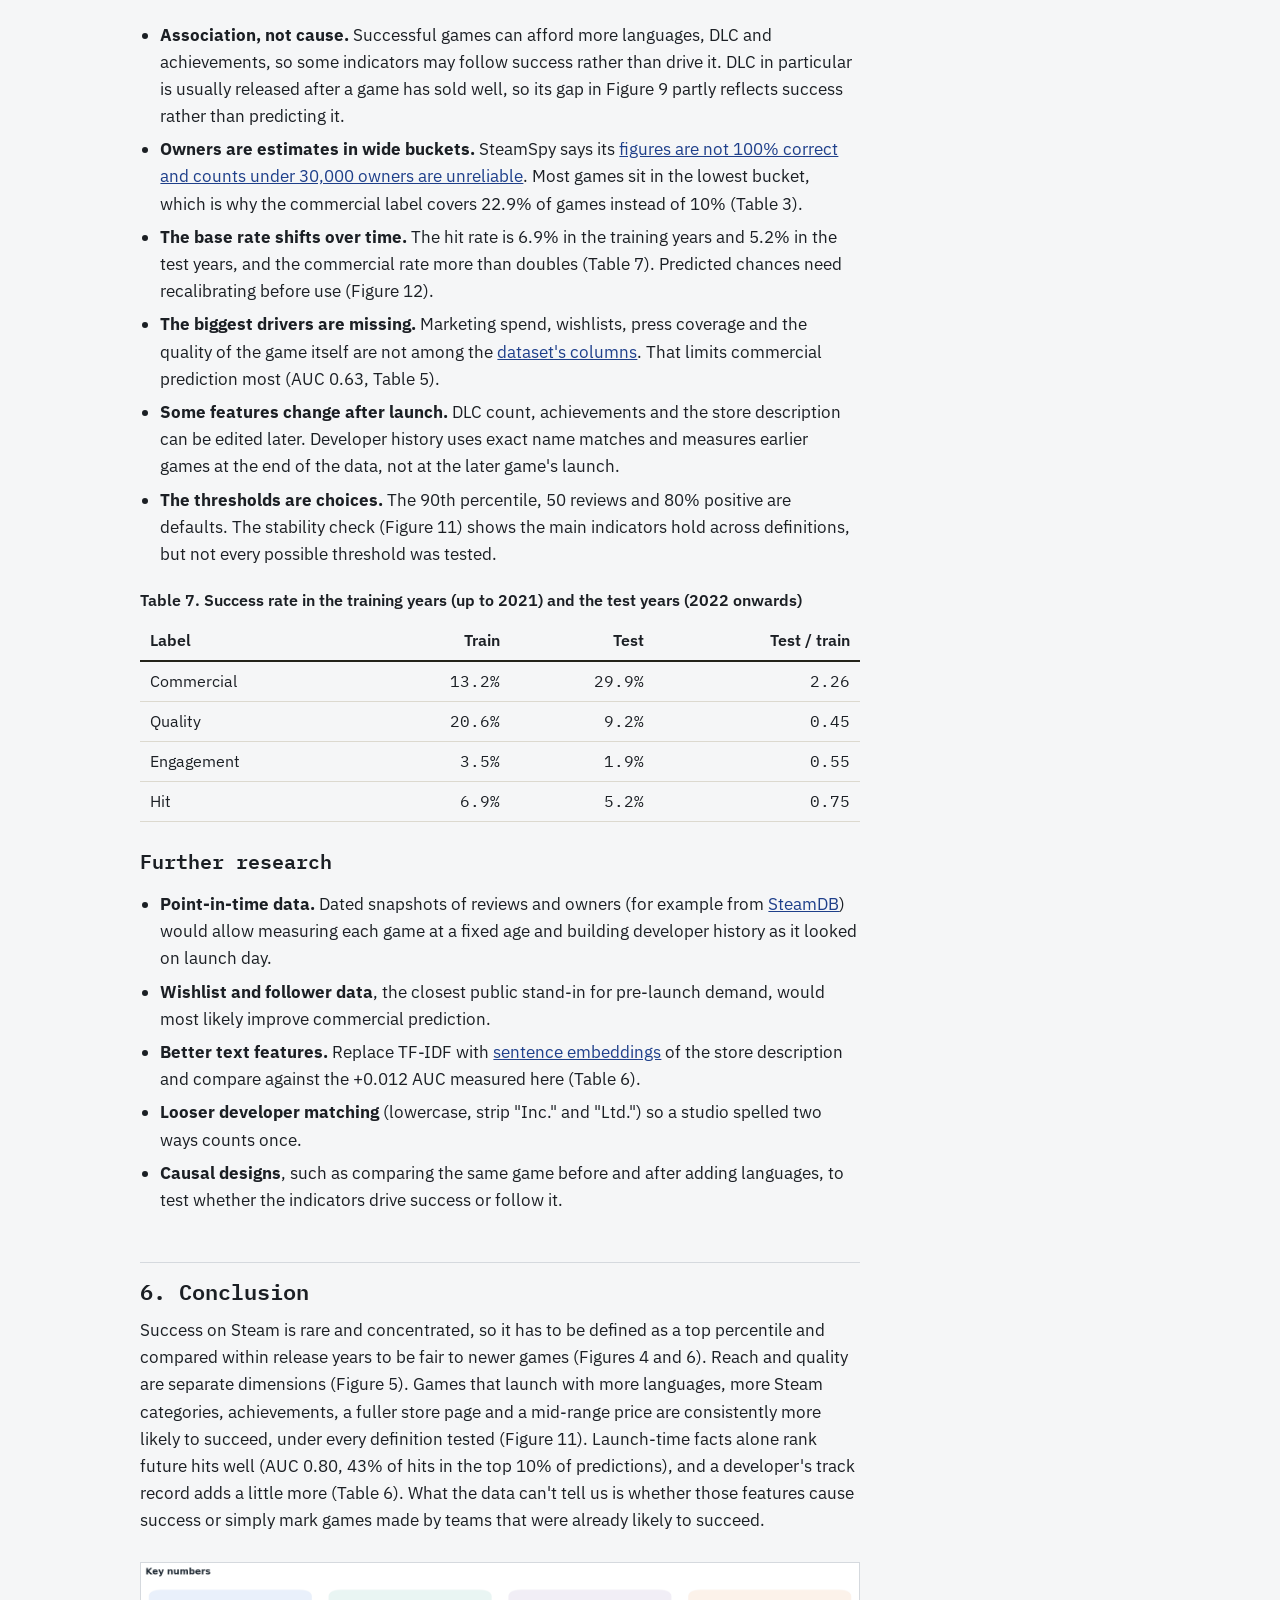
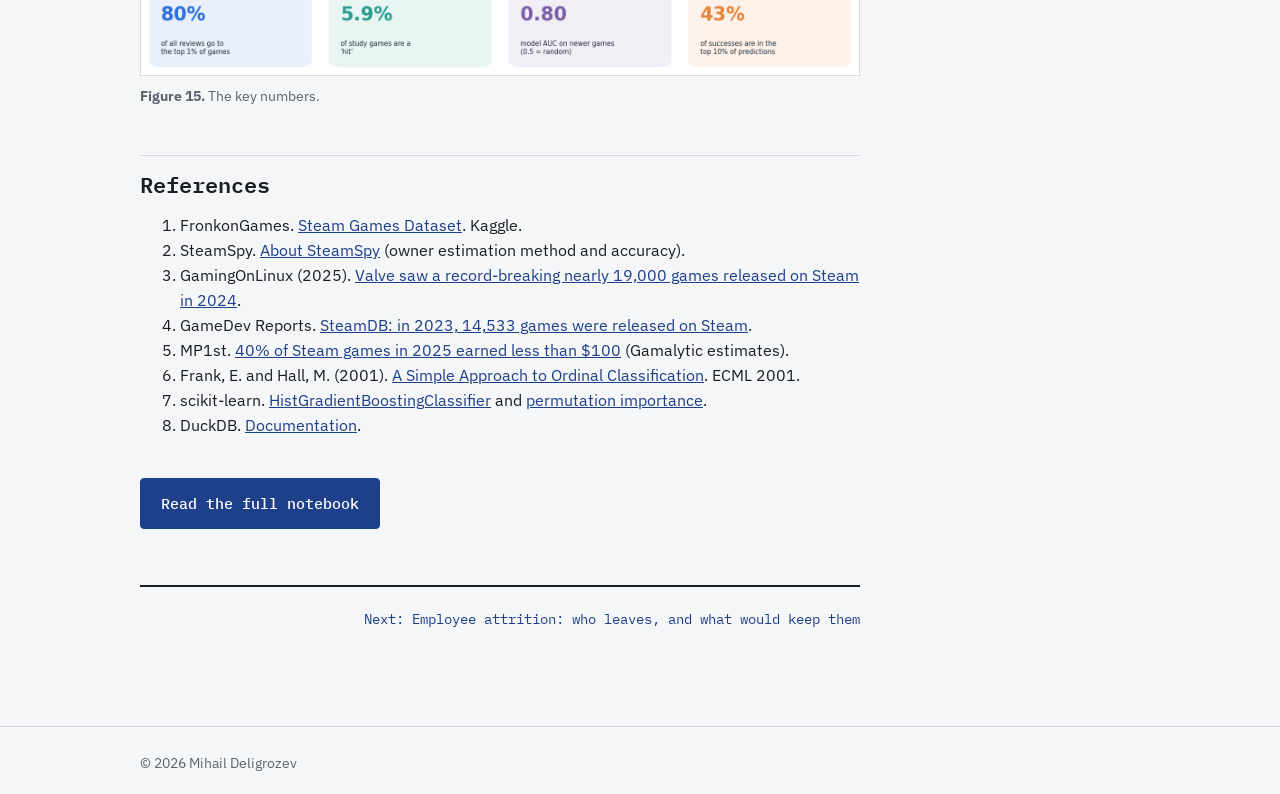
<file: blog/steam-games.html>
<!doctype html>
<html lang="en">
<head>
  <meta charset="utf-8">
  <meta name="viewport" content="width=device-width, initial-scale=1">
  <title>What makes a Steam game successful? | Mihail Deligrozev</title>
  <meta name="description" content="Defining success fairly across 125,854 Steam games, testing which launch-time features go with it, and predicting hits with SQL and Python.">
  <link rel="preconnect" href="https://fonts.googleapis.com">
  <link rel="preconnect" href="https://fonts.gstatic.com" crossorigin>
  <link href="https://fonts.googleapis.com/css2?family=IBM+Plex+Mono:wght@400;500;600&family=IBM+Plex+Sans:wght@400;500;600&display=swap" rel="stylesheet">
  <link rel="stylesheet" href="../style.css">
  <style>
    /* Post-specific additions: tables, abstract box, figure and table numbering */
    .post-body .abstract { border-left: 4px solid #FE5F00; background: #F5F4EF; padding: 18px 22px; margin: 24px 0; }
    .post-body .abstract h2 { margin-top: 0; }
    .post-body .table-wrap { overflow-x: auto; margin: 20px 0 28px; }
    .post-body table { width: 100%; border-collapse: collapse; font-size: 0.92em; }
    .post-body caption { text-align: left; font-weight: 600; padding-bottom: 8px; }
    .post-body th, .post-body td { text-align: left; padding: 7px 10px; border-bottom: 1px solid #DCD9CF; vertical-align: top; }
    .post-body thead th { border-bottom: 2px solid #23231A; font-weight: 600; }
    .post-body td.num, .post-body th.num { text-align: right; white-space: nowrap; }
    .post-body td.num { font-family: "IBM Plex Mono", monospace; }
    .post-body .source-note { font-size: 0.85em; opacity: 0.75; }
    .post-body ol.refs { font-size: 0.92em; }
  </style>
</head>
<body>

  <header class="site-header">
    <div class="wrap header-inner">
      <a class="logo" href="../index.html">mihail deligrozev</a>
      <nav aria-label="Main">
        <a href="../index.html#about">About</a>
        <a href="../index.html#skills">Skills</a>
        <a href="../index.html#work">Projects</a>
        <a href="./">Blog</a>
        <a href="../index.html#contact">Contact</a>
      </nav>
    </div>
  </header>

  <main class="post">
    <article class="wrap">
      <div class="post-body">
        <a class="back" href="./">All posts</a>

        <h1>What makes a Steam game successful?</h1>
        <p class="post-lead">Defining success fairly across 125,854 Steam games, testing which launch-time features go with it, and predicting hits with SQL and Python.</p>
        <ul class="tags"><li>Python</li><li>SQL / DuckDB</li><li>Gradient boosting</li><li>Statistics</li></ul>

        <dl class="facts" aria-label="Project facts">
          <div><dt>Data</dt><dd><a href="https://www.kaggle.com/datasets/fronkongames/steam-games-dataset">Steam Games Dataset (Kaggle)</a>, 125,854 games</dd></div>
          <div><dt>Tools</dt><dd>pandas, DuckDB, SQL, scikit-learn</dd></div>
          <div><dt>Type</dt><dd>Personal project, Kaggle notebook</dd></div>
        </dl>

        <!-- 1. ABSTRACT -->
        <section class="abstract" aria-labelledby="abstract">
          <h2 id="abstract">Abstract</h2>
          <p>Steam is extremely unequal: in this dataset the top 1% of games hold 80% of all user reviews. So "above average" is a poor definition of success. I define success four ways (commercial, quality, engagement, and a strict <em>hit</em> that needs both commercial and quality success) and use each to test which features known at launch go with success. Achievements, Steam categories, supported languages and DLC are the strongest indicators, and they hold under all four definitions. A gradient-boosting model trained on games up to 2021 and tested on later releases reaches a ROC AUC of 0.80 for <em>hit</em>. Its top 10% of predictions contain 43% of the actual hits. These are associations, not causes.</p>
          <figure>
            <a class="fig-link" href="../images/projects/steam-games/fig00_abstract.png" data-tip="Click to open the full-size chart">
              <img src="../images/projects/steam-games/fig00_abstract.png" alt="Left: the top 1% of games hold 80% of reviews and the top 10% hold 98%. Right: model AUC per success label, from 0.63 for commercial to 0.91 for engagement." loading="lazy">
            </a>
            <figcaption><strong>Figure 1.</strong> Left: attention is concentrated in a few games. Right: how well a model using only launch-time facts predicts each success label on newer games.</figcaption>
          </figure>
        </section>

        <!-- 2. INTRODUCTION -->
        <h2 id="introduction">1. Introduction and research question</h2>
        <p>Releasing on Steam has never been easier, and the store has never been more crowded. SteamDB counted about <a href="https://www.gamingonlinux.com/2025/01/valve-saw-a-record-breaking-nearly-19-000-games-released-on-steam-in-2024">19,000 releases in 2024</a>, up from <a href="https://gamedevreports.substack.com/p/steamdb-in-2023-14533-games-were">14,533 in 2023</a>. The dataset used here shows the same growth (Figure 2). Most of those games earn very little: by Gamalytic's estimates, <a href="https://mp1st.com/news/40-of-steam-games-in-2025-earned-less-than-100">about 40% of 2025 releases earned less than the $100 Steam listing fee</a>.</p>
        <figure>
          <a class="fig-link" href="../images/projects/steam-games/fig02_releases_and_reviews_by_year.png" data-tip="Click to open the full-size chart">
            <img src="../images/projects/steam-games/fig02_releases_and_reviews_by_year.png" alt="Games released per year rising to about 25,000 in 2025, and review distributions per year showing most games get very few reviews" loading="lazy">
          </a>
          <figcaption><strong>Figure 2.</strong> Left: releases per year in the dataset (the last year is incomplete). Right: review counts per release year. Every year produces a large mass of games with almost no reviews, and 55% of all games have fewer than 10.</figcaption>
        </figure>
        <p>For a developer or publisher, the useful question is not which games became famous. It is which facts, known on launch day, go with a better chance of success. This project asks three questions:</p>
        <ol>
          <li><strong>Definition:</strong> what is a fair way to define "successful" when games of different ages are compared?</li>
          <li><strong>Indicators:</strong> which features known at launch go with success, and do they hold under different definitions?</li>
          <li><strong>Prediction:</strong> how well can a model trained only on launch-time facts identify future successes?</li>
        </ol>

        <!-- 3. DATA -->
        <h2 id="data">2. Data: source, model and storage</h2>
        <h3>Source</h3>
        <p>The data is the <a href="https://www.kaggle.com/datasets/fronkongames/steam-games-dataset">Steam Games Dataset by FronkonGames</a> on Kaggle: 125,855 games and 40 columns, including price, release date, platforms, languages, genres, tags, review counts, playtime and an estimated owners range. Owner ranges follow the <a href="https://steamspy.com/about">SteamSpy method</a>, which samples user profiles and extrapolates from them. That limits how precise commercial success can be (see Section 5).</p>

        <h3>Cleaning</h3>
        <p>The raw file had 39 column names but 40 values in every row, because two names were glued together (<code>DiscountDLC count</code>). Read naively, every column after that point shifts by one and <code>AppID</code> holds game names. I split the header before loading. Table 1 lists the other cleaning steps.</p>
        <div class="table-wrap">
          <table>
            <caption>Table 1. Cleaning steps and their effect</caption>
            <thead><tr><th>Step</th><th>Result</th></tr></thead>
            <tbody>
              <tr><td>Fix the glued header</td><td>40 names for 40 values; every column lines up</td></tr>
              <tr><td>Check duplicates</td><td>0 duplicate rows, 0 duplicate AppIDs</td></tr>
              <tr><td>Remove unnamed games</td><td>125,855 &rarr; 125,854 rows</td></tr>
              <tr><td>Drop columns over 90% empty</td><td>4 dropped: Reviews, Metacritic url, Score rank, Movies</td></tr>
              <tr><td>Parse dates and owner ranges</td><td>0 missing release dates, 0 missing owner ranges</td></tr>
              <tr><td>Turn genre, tag and language text into lists; add counts and flags</td><td>58 columns ready for analysis</td></tr>
            </tbody>
          </table>
        </div>

        <h3>Data model</h3>
        <p>A game has several genres and tags. In pandas that is a list inside a cell; in SQL it belongs in a separate bridge table. I stored the cleaned data as four tables in <a href="https://duckdb.org/docs/">DuckDB</a>, a database that runs inside Python, so that "success rate per genre" is a plain join and <code>GROUP BY</code>, and "how did this studio's earlier games do?" is a <a href="https://duckdb.org/docs/stable/sql/functions/window_functions">window function</a> (Figure 3).</p>
        <figure>
          <a class="fig-link" href="../images/projects/steam-games/data_model.png" data-tip="Click to open the full-size chart">
            <img src="../images/projects/steam-games/data_model.png" alt="Entity-relationship diagram: games table in the centre, joined one-to-many to game_genres and game_tags, and one-to-one to labels, all on app_id" loading="lazy">
          </a>
          <figcaption><strong>Figure 3.</strong> The data model in <code>steam.duckdb</code>. Genres (338,583 rows) and tags (1,180,141 rows) are bridge tables, and success labels are added in their own table.</figcaption>
        </figure>

        <h3>Storage</h3>
        <p>Changing column types without changing any value (for example 64-bit integers to 16-bit, repeated text to categories) cut the tables from 148.9 MB to 53.4 MB in memory. Every change was checked to be lossless. On disk, the format makes a large difference (Table 2).</p>
        <div class="table-wrap">
          <table>
            <caption>Table 2. The three tables on disk, by format</caption>
            <thead><tr><th>Format</th><th class="num">Size (MB)</th><th class="num">Read time (s)</th><th class="num">Size vs CSV</th></tr></thead>
            <tbody>
              <tr><td>CSV</td><td class="num">41.2</td><td class="num">0.65</td><td class="num">100%</td></tr>
              <tr><td>DuckDB file</td><td class="num">26.0</td><td class="num">0.26</td><td class="num">63%</td></tr>
              <tr><td>CSV + gzip</td><td class="num">11.3</td><td class="num">0.75</td><td class="num">27%</td></tr>
            </tbody>
          </table>
        </div>
        <p class="source-note">Read times are from one run and vary between machines; the size differences are the reliable result.</p>

        <!-- 4. METHODOLOGY -->
        <h2 id="methodology">3. Methodology</h2>
        <h3>Defining success</h3>
        <p>Because attention is so concentrated (Figure 4), success is defined as a top percentile, not as above average. Table 3 lists the four definitions. Commercial success is measured <em>within each release year</em>: a 2012 game has had a decade to gather owners, a 2023 game has not, and one global cutoff would simply reward age (Figure 6).</p>
        <div class="table-wrap">
          <table>
            <caption>Table 3. Success definitions (120,629 games on sale for at least a year)</caption>
            <thead><tr><th>Label</th><th>Rule</th><th>Question it answers</th><th class="num">Share of games</th></tr></thead>
            <tbody>
              <tr><td>Commercial</td><td>Top 10% by estimated owners within its release year</td><td>Did it reach many players, compared with games of the same age?</td><td class="num">22.9%</td></tr>
              <tr><td>Quality</td><td>At least 50 reviews and at least 80% positive</td><td>Do buyers like it?</td><td class="num">14.0%</td></tr>
              <tr><td>Engagement</td><td>Among games with 50+ reviews, top 10% by median playtime</td><td>Do players keep playing?</td><td class="num">2.5%</td></tr>
              <tr><td>Hit</td><td>Commercial and quality at once</td><td>Both: the strictest definition</td><td class="num">5.9%</td></tr>
            </tbody>
          </table>
        </div>
        <p class="source-note">Commercial success covers more than 10% of games because owners come in wide buckets, so many games tie at the cutoff.</p>

        <h3>Testing indicators</h3>
        <p>Each feature known at launch is compared with one success label at a time, using three tools (Table 4).</p>
        <div class="table-wrap">
          <table>
            <caption>Table 4. Statistical tools used to test indicators</caption>
            <thead><tr><th>Tool</th><th>Used for</th><th>How to read it</th></tr></thead>
            <tbody>
              <tr><td><a href="https://en.wikipedia.org/wiki/Receiver_operating_characteristic#Area_under_the_curve">ROC AUC</a></td><td>Numeric features (price, languages, achievements)</td><td>Chance that a random successful game scores higher than a random other game. 0.5 = no signal.</td></tr>
              <tr><td>Success rate with a <a href="https://en.wikipedia.org/wiki/Binomial_proportion_confidence_interval#Wilson_score_interval">Wilson 95% interval</a></td><td>Buckets and yes/no features</td><td>Shows the shape of the relationship. Where the intervals of two groups don't overlap, the difference is unlikely to be noise.</td></tr>
              <tr><td><a href="https://en.wikipedia.org/wiki/Lift_(data_mining)">Lift</a></td><td>Genres and tags</td><td>Success rate of the group divided by the overall rate. 1.0 = average. Only groups with at least 300 games are shown.</td></tr>
            </tbody>
          </table>
        </div>

        <h3>Modelling</h3>
        <p>The model is scikit-learn's <a href="https://scikit-learn.org/stable/modules/generated/sklearn.ensemble.HistGradientBoostingClassifier.html">HistGradientBoostingClassifier</a>, trained on 29 features (15 numeric plus 14 genre flags). Three rules keep the result honest:</p>
        <ul>
          <li><strong>No outcome columns as features.</strong> Owners, reviews, playtime, peak players and Metacritic score define or follow success, so they are excluded. Player-voted tags are excluded for the same reason.</li>
          <li><strong>A time-based split.</strong> The model trains on 50,646 games released up to 2021 and is tested on 69,983 later games. A random split would let it learn from the future (<a href="https://scikit-learn.org/stable/common_pitfalls.html#data-leakage">scikit-learn on data leakage</a>).</li>
          <li><strong>Several metrics.</strong> ROC AUC for ranking, <a href="https://scikit-learn.org/stable/modules/generated/sklearn.metrics.average_precision_score.html">average precision</a> for rare labels, a cumulative gains curve for practical use, and calibration to check the predicted chances.</li>
        </ul>
        <p>Feature importance comes from two angles: <a href="https://scikit-learn.org/stable/modules/permutation_importance.html">permutation importance</a> for single features, and ablation (refitting without a whole group of features) for groups. As extensions, I added developer track-record features computed in SQL, a store-text score from <a href="https://scikit-learn.org/stable/modules/feature_extraction.html#tfidf-term-weighting">TF-IDF</a> plus a linear model, and an ordinal model of owner buckets following <a href="https://doi.org/10.1007/3-540-44795-4_13">Frank and Hall (2001)</a>.</p>

        <!-- 5. ANALYSIS -->
        <h2 id="analysis">4. Analysis</h2>

        <h3>4.1 Attention is winner-takes-most</h3>
        <p>Only 45% of games reach 10 reviews, 5.7% reach 1,000 and 1.4% reach 10,000. The top 1% hold 80% of all reviews and the top 10% hold 98%, a Gini coefficient of 0.98 (Figure 4). This matches outside revenue estimates, where <a href="https://mp1st.com/news/40-of-steam-games-in-2025-earned-less-than-100">only 8% of 2025 releases earned more than $100,000</a>.</p>
        <figure>
          <a class="fig-link" href="../images/projects/steam-games/fig04_attention_funnel_and_lorenz.png" data-tip="Click to open the full-size chart">
            <img src="../images/projects/steam-games/fig04_attention_funnel_and_lorenz.png" alt="Funnel of review thresholds and Lorenz curve showing the top 1% of games hold 80% of reviews" loading="lazy">
          </a>
          <figcaption><strong>Figure 4.</strong> Left: share of games passing each review threshold. Right: <a href="https://en.wikipedia.org/wiki/Lorenz_curve">Lorenz curve</a> of reviews; the dashed line is perfect equality.</figcaption>
        </figure>

        <h3>4.2 Reach and quality are different things</h3>
        <p>The reach metrics move together: owners and review count correlate at 0.66 (<a href="https://en.wikipedia.org/wiki/Spearman%27s_rank_correlation_coefficient">Spearman</a>). The share of positive reviews does not correlate with owners at all (0.00), so a widely owned game is not necessarily a well-liked one (Figure 5). As a result only 26% of commercial successes are also well liked, and <em>hit</em> covers just 5.9% of games (Table 3).</p>
        <figure>
          <a class="fig-link" href="../images/projects/steam-games/fig05_metric_correlations.png" data-tip="Click to open the full-size chart">
            <img src="../images/projects/steam-games/fig05_metric_correlations.png" alt="Correlation matrix of success metrics and hexbin of review count against positive share" loading="lazy">
          </a>
          <figcaption><strong>Figure 5.</strong> Left: Spearman correlations between candidate success metrics (games with 10+ reviews). Right: review count against positive share.</figcaption>
        </figure>

        <h3>4.3 A fair label has to account for age</h3>
        <p>With one global owners cutoff, 60 to 80% of games from 2009 to 2013 count as commercially successful, against under 10% of games from 2022 onwards. The per-year cutoff keeps the rate roughly flat at 10 to 20% (Figure 6). The 2025 spike in the per-year line is caused by owner ties: most 2025 games sit in the same bucket.</p>
        <figure>
          <a class="fig-link" href="../images/projects/steam-games/fig06_age_bias_of_success_label.png" data-tip="Click to open the full-size chart">
            <img src="../images/projects/steam-games/fig06_age_bias_of_success_label.png" alt="Share of games labelled commercially successful per release year under a global and a per-year cutoff" loading="lazy">
          </a>
          <figcaption><strong>Figure 6.</strong> Share labelled commercially successful per release year. The shaded area is the age bias a global cutoff would introduce.</figcaption>
        </figure>

        <h3>4.4 Which launch-time features go with success?</h3>
        <p>For <em>hit</em>, achievements (AUC 0.73), number of Steam categories (0.72) and number of supported languages (0.72) separate successful games best, followed by DLC count (0.69), store description length (0.66) and price (0.65). Release year scores below 0.5 (0.44), so newer games are slightly less likely to be hits (Figure 7).</p>
        <figure>
          <a class="fig-link" href="../images/projects/steam-games/fig08_indicator_auc.png" data-tip="Click to open the full-size chart">
            <img src="../images/projects/steam-games/fig08_indicator_auc.png" alt="AUC per numeric launch-time feature for the hit label" loading="lazy">
          </a>
          <figcaption><strong>Figure 7.</strong> AUC per numeric feature for <em>hit</em>. The grey band (0.47 to 0.53) is too weak to matter.</figcaption>
        </figure>
        <p>The relationships are mostly steady climbs (Figure 8). Games with 100+ achievements are hits 34.7% of the time against 2.3% with none, and games in 11+ languages 15.3% against 2.6% for one language. Price is the exception: the hit rate rises up to $20 to $30 (15.6%), then falls for games above $30 (6.4%).</p>
        <figure>
          <a class="fig-link" href="../images/projects/steam-games/fig09_success_rate_by_bucket.png" data-tip="Click to open the full-size chart">
            <img src="../images/projects/steam-games/fig09_success_rate_by_bucket.png" alt="Hit rate by bucket for price, languages, achievements, DLC, description length and release period" loading="lazy">
          </a>
          <figcaption><strong>Figure 8.</strong> Hit rate per bucket with Wilson 95% intervals. The dashed line is the overall rate of 5.9%.</figcaption>
        </figure>
        <p>Among yes/no features, DLC shows the largest gap: 19.6% of games with DLC are hits, against 3.6% without (Figure 9). Free-to-play games do slightly worse than paid games.</p>
        <figure>
          <a class="fig-link" href="../images/projects/steam-games/fig10_yes_no_dumbbell.png" data-tip="Click to open the full-size chart">
            <img src="../images/projects/steam-games/fig10_yes_no_dumbbell.png" alt="Dumbbell chart of hit rate with and without each yes/no feature" loading="lazy">
          </a>
          <figcaption><strong>Figure 9.</strong> Hit rate with and without each feature, with 95% intervals.</figcaption>
        </figure>
        <p>Among genres, RPG has the highest lift (1.5 times the average hit rate), followed by Simulation, Adventure and Strategy. Violent and Education are far below average (Figure 10). Genres overlap, so the lifts can't be added together.</p>
        <figure>
          <a class="fig-link" href="../images/projects/steam-games/fig11_genre_tag_lift.png" data-tip="Click to open the full-size chart">
            <img src="../images/projects/steam-games/fig11_genre_tag_lift.png" alt="Lift per genre and the ten highest and lowest tags for the hit label" loading="lazy">
          </a>
          <figcaption><strong>Figure 10.</strong> Lift per genre (left) and the ten highest and lowest tags (right), log scale with 95% intervals. Tags are voted by players after release, so they describe a game rather than predict it.</figcaption>
        </figure>

        <h3>4.5 Do the indicators hold under every definition?</h3>
        <p>A finding that holds for only one definition is a property of that definition, not of the games. Seven numeric indicators stay on the same side of 0.5 under all four labels: categories, languages, description length, achievements, price, DLC and audio languages. Release year flips: newer games score higher on the commercial label (largely because of owner ties in recent years) but lower on quality and engagement (Figure 11). RPG is the only genre above average under all four definitions.</p>
        <figure>
          <a class="fig-link" href="../images/projects/steam-games/fig18_indicator_stability.png" data-tip="Click to open the full-size chart">
            <img src="../images/projects/steam-games/fig18_indicator_stability.png" alt="AUC per feature under each of the four success labels" loading="lazy">
          </a>
          <figcaption><strong>Figure 11.</strong> AUC per feature under each label. Markers in the grey band are too close to 0.5 to count.</figcaption>
        </figure>

        <h3>4.6 How well can success be predicted?</h3>
        <p>Using only launch-time facts, the model ranks newer games well above chance for every label. Engagement is easiest to predict (AUC 0.91) and commercial success hardest (0.63), probably because commercial success depends most on marketing, which is not in the data (Table 5).</p>
        <div class="table-wrap">
          <table>
            <caption>Table 5. Model results on games released after 2021</caption>
            <thead><tr><th>Label</th><th class="num">ROC AUC</th><th class="num">Avg. precision</th><th class="num">Base rate</th><th class="num">Better than random</th></tr></thead>
            <tbody>
              <tr><td>Engagement</td><td class="num">0.91</td><td class="num">0.24</td><td class="num">1.9%</td><td class="num">12.9x</td></tr>
              <tr><td>Hit</td><td class="num">0.80</td><td class="num">0.24</td><td class="num">5.2%</td><td class="num">4.5x</td></tr>
              <tr><td>Quality</td><td class="num">0.78</td><td class="num">0.30</td><td class="num">9.2%</td><td class="num">3.3x</td></tr>
              <tr><td>Commercial</td><td class="num">0.63</td><td class="num">0.43</td><td class="num">29.9%</td><td class="num">1.4x</td></tr>
            </tbody>
          </table>
        </div>
        <p>In practical terms, if you check the 10% of new games the model rates highest, you find 43% of all hits; the top 30% contains 72% (Figure 12). Predicted chances above about 10% are too high, because the hit rate is lower in the test years (5.2%) than in the training years (6.9%) (Table 7).</p>
        <figure>
          <a class="fig-link" href="../images/projects/steam-games/fig13_gains_and_calibration.png" data-tip="Click to open the full-size chart">
            <img src="../images/projects/steam-games/fig13_gains_and_calibration.png" alt="Cumulative gains curve and calibration curve for the hit model" loading="lazy">
          </a>
          <figcaption><strong>Figure 12.</strong> Left: <a href="https://en.wikipedia.org/wiki/Lift_(data_mining)">cumulative gains</a> on the test years. Right: predicted chance against the actual share of hits.</figcaption>
        </figure>
        <p>Supported languages is by far the most important single feature, followed by categories, DLC and achievements (Figure 13). As a group, store page and extras (description length, website, DLC and achievements) matter most: removing them costs 0.026 AUC. Removing genres and categories together costs nothing, because the other features already carry that information.</p>
        <figure>
          <a class="fig-link" href="../images/projects/steam-games/fig15_permutation_importance.png" data-tip="Click to open the full-size chart">
            <img src="../images/projects/steam-games/fig15_permutation_importance.png" alt="Top 12 features by permutation importance" loading="lazy">
          </a>
          <figcaption><strong>Figure 13.</strong> Drop in test AUC when one feature is shuffled.</figcaption>
        </figure>

        <h3>4.7 Do developer history and store text help?</h3>
        <p>A developer's track record (how many games they released before, and how those did) adds 0.030 AUC for <em>hit</em> and 0.037 for quality. A score built from the store-page text adds less, except for commercial success (Table 6, Figure 14).</p>
        <div class="table-wrap">
          <table>
            <caption>Table 6. Test AUC by feature set and label</caption>
            <thead><tr><th>Feature set</th><th class="num">Commercial</th><th class="num">Quality</th><th class="num">Engagement</th><th class="num">Hit</th></tr></thead>
            <tbody>
              <tr><td>Baseline</td><td class="num">0.633</td><td class="num">0.782</td><td class="num">0.907</td><td class="num">0.805</td></tr>
              <tr><td>+ developer history</td><td class="num">0.633</td><td class="num">0.819</td><td class="num">0.920</td><td class="num">0.835</td></tr>
              <tr><td>+ store text</td><td class="num">0.655</td><td class="num">0.792</td><td class="num">0.918</td><td class="num">0.817</td></tr>
              <tr><td>+ both</td><td class="num">0.651</td><td class="num">0.818</td><td class="num">0.926</td><td class="num">0.836</td></tr>
            </tbody>
          </table>
        </div>
        <figure>
          <a class="fig-link" href="../images/projects/steam-games/fig23_feature_set_comparison.png" data-tip="Click to open the full-size chart">
            <img src="../images/projects/steam-games/fig23_feature_set_comparison.png" alt="Test AUC per success label for four feature sets" loading="lazy">
          </a>
          <figcaption><strong>Figure 14.</strong> The same model and time split with four feature sets.</figcaption>
        </figure>

        <!-- 6. LIMITATIONS -->
        <h2 id="limitations">5. Limitations and further research</h2>
        <h3>Limitations</h3>
        <ul>
          <li><strong>Association, not cause.</strong> Successful games can afford more languages, DLC and achievements, so some indicators may follow success rather than drive it. DLC in particular is usually released after a game has sold well, so its gap in Figure 9 partly reflects success rather than predicting it.</li>
          <li><strong>Owners are estimates in wide buckets.</strong> SteamSpy says its <a href="https://steamspy.com/about">figures are not 100% correct and counts under 30,000 owners are unreliable</a>. Most games sit in the lowest bucket, which is why the commercial label covers 22.9% of games instead of 10% (Table 3).</li>
          <li><strong>The base rate shifts over time.</strong> The hit rate is 6.9% in the training years and 5.2% in the test years, and the commercial rate more than doubles (Table 7). Predicted chances need recalibrating before use (Figure 12).</li>
          <li><strong>The biggest drivers are missing.</strong> Marketing spend, wishlists, press coverage and the quality of the game itself are not among the <a href="https://www.kaggle.com/datasets/fronkongames/steam-games-dataset">dataset's columns</a>. That limits commercial prediction most (AUC 0.63, Table 5).</li>
          <li><strong>Some features change after launch.</strong> DLC count, achievements and the store description can be edited later. Developer history uses exact name matches and measures earlier games at the end of the data, not at the later game's launch.</li>
          <li><strong>The thresholds are choices.</strong> The 90th percentile, 50 reviews and 80% positive are defaults. The stability check (Figure 11) shows the main indicators hold across definitions, but not every possible threshold was tested.</li>
        </ul>
        <div class="table-wrap">
          <table>
            <caption>Table 7. Success rate in the training years (up to 2021) and the test years (2022 onwards)</caption>
            <thead><tr><th>Label</th><th class="num">Train</th><th class="num">Test</th><th class="num">Test / train</th></tr></thead>
            <tbody>
              <tr><td>Commercial</td><td class="num">13.2%</td><td class="num">29.9%</td><td class="num">2.26</td></tr>
              <tr><td>Quality</td><td class="num">20.6%</td><td class="num">9.2%</td><td class="num">0.45</td></tr>
              <tr><td>Engagement</td><td class="num">3.5%</td><td class="num">1.9%</td><td class="num">0.55</td></tr>
              <tr><td>Hit</td><td class="num">6.9%</td><td class="num">5.2%</td><td class="num">0.75</td></tr>
            </tbody>
          </table>
        </div>

        <h3>Further research</h3>
        <ul>
          <li><strong>Point-in-time data.</strong> Dated snapshots of reviews and owners (for example from <a href="https://steamdb.info/">SteamDB</a>) would allow measuring each game at a fixed age and building developer history as it looked on launch day.</li>
          <li><strong>Wishlist and follower data</strong>, the closest public stand-in for pre-launch demand, would most likely improve commercial prediction.</li>
          <li><strong>Better text features.</strong> Replace TF-IDF with <a href="https://www.sbert.net/">sentence embeddings</a> of the store description and compare against the +0.012 AUC measured here (Table 6).</li>
          <li><strong>Looser developer matching</strong> (lowercase, strip "Inc." and "Ltd.") so a studio spelled two ways counts once.</li>
          <li><strong>Causal designs</strong>, such as comparing the same game before and after adding languages, to test whether the indicators drive success or follow it.</li>
        </ul>

        <!-- 7. CONCLUSION -->
        <h2 id="conclusion">6. Conclusion</h2>
        <p>Success on Steam is rare and concentrated, so it has to be defined as a top percentile and compared within release years to be fair to newer games (Figures 4 and 6). Reach and quality are separate dimensions (Figure 5). Games that launch with more languages, more Steam categories, achievements, a fuller store page and a mid-range price are consistently more likely to succeed, under every definition tested (Figure 11). Launch-time facts alone rank future hits well (AUC 0.80, 43% of hits in the top 10% of predictions), and a developer's track record adds a little more (Table 6). What the data can't tell us is whether those features cause success or simply mark games made by teams that were already likely to succeed.</p>
        <figure>
          <a class="fig-link" href="../images/projects/steam-games/fig17_key_numbers.png" data-tip="Click to open the full-size chart">
            <img src="../images/projects/steam-games/fig17_key_numbers.png" alt="Key numbers: 80% of reviews to the top 1%, 5.9% hits, AUC 0.80, 43% of successes in the top 10% of predictions" loading="lazy">
          </a>
          <figcaption><strong>Figure 15.</strong> The key numbers.</figcaption>
        </figure>

        <h2 id="references">References</h2>
        <ol class="refs">
          <li>FronkonGames. <a href="https://www.kaggle.com/datasets/fronkongames/steam-games-dataset">Steam Games Dataset</a>. Kaggle.</li>
          <li>SteamSpy. <a href="https://steamspy.com/about">About SteamSpy</a> (owner estimation method and accuracy).</li>
          <li>GamingOnLinux (2025). <a href="https://www.gamingonlinux.com/2025/01/valve-saw-a-record-breaking-nearly-19-000-games-released-on-steam-in-2024">Valve saw a record-breaking nearly 19,000 games released on Steam in 2024</a>.</li>
          <li>GameDev Reports. <a href="https://gamedevreports.substack.com/p/steamdb-in-2023-14533-games-were">SteamDB: in 2023, 14,533 games were released on Steam</a>.</li>
          <li>MP1st. <a href="https://mp1st.com/news/40-of-steam-games-in-2025-earned-less-than-100">40% of Steam games in 2025 earned less than $100</a> (Gamalytic estimates).</li>
          <li>Frank, E. and Hall, M. (2001). <a href="https://doi.org/10.1007/3-540-44795-4_13">A Simple Approach to Ordinal Classification</a>. ECML 2001.</li>
          <li>scikit-learn. <a href="https://scikit-learn.org/stable/modules/generated/sklearn.ensemble.HistGradientBoostingClassifier.html">HistGradientBoostingClassifier</a> and <a href="https://scikit-learn.org/stable/modules/permutation_importance.html">permutation importance</a>.</li>
          <li>DuckDB. <a href="https://duckdb.org/docs/">Documentation</a>.</li>
        </ol>

        <div class="post-links">
          <a class="btn btn-primary" href="../notebooks/steam-game-success.html">Read the full notebook</a>
          <!-- Add your repo link and uncomment:
          <a class="btn btn-ghost" href="https://github.com/yourusername/REPO">Code on GitHub</a>
          -->
        </div>

        <nav class="post-nav" aria-label="More posts">
          <a class="next" href="hr-attrition.html">Next: Employee attrition: who leaves, and what would keep them</a>
        </nav>
      </div>
    </article>
  </main>

  <footer class="site-footer">
    <div class="wrap">
      <p>© 2026 Mihail Deligrozev</p>
    </div>
  </footer>

  <script src="../site.js" defer></script>
</body>
</html>
</file>
<file: style.css>
/* ===== Tokens ===== */
:root {
  --paper: #f5f6f7;      /* cool off-white background */
  --surface: #ffffff;
  --ink: #1b1f24;        /* main text */
  --muted: #5b636e;      /* secondary text */
  --rule: #d5d9de;       /* lines and borders */
  --delft: #1e3f8a;      /* accent: Delft blue */
  --delft-tint: #e8edf7;

  --mono: "IBM Plex Mono", ui-monospace, monospace;
  --sans: "IBM Plex Sans", system-ui, sans-serif;

  --wrap: 1080px;
  --gutter: clamp(16px, 4vw, 40px);
}

/* ===== Base ===== */
*, *::before, *::after { box-sizing: border-box; }

html { scroll-behavior: smooth; }
@media (prefers-reduced-motion: reduce) {
  html { scroll-behavior: auto; }
}

body {
  margin: 0;
  background: var(--paper);
  color: var(--ink);
  font-family: var(--sans);
  font-size: 1.0625rem;
  line-height: 1.6;
  -webkit-font-smoothing: antialiased;
}

h1, h2, h3 {
  font-family: var(--mono);
  font-weight: 600;
  line-height: 1.2;
  margin: 0;
}

p { margin: 0; }

a { color: var(--delft); }

:focus-visible {
  outline: 2px solid var(--delft);
  outline-offset: 3px;
  border-radius: 2px;
}

.wrap {
  max-width: var(--wrap);
  margin: 0 auto;
  padding: 0 var(--gutter);
}

.skip {
  position: absolute;
  left: -9999px;
}
.skip:focus {
  left: 16px;
  top: 16px;
  background: var(--surface);
  padding: 8px 12px;
  z-index: 10;
}

/* ===== Header ===== */
.site-header {
  position: sticky;
  top: 0;
  z-index: 5;
  background: rgba(245, 246, 247, 0.92);
  backdrop-filter: blur(6px);
  border-bottom: 1px solid var(--rule);
}

.header-inner {
  display: flex;
  align-items: center;
  justify-content: space-between;
  gap: 16px;
  height: 60px;
}

.logo {
  font-family: var(--mono);
  font-weight: 600;
  color: var(--ink);
  text-decoration: none;
}

.site-header nav {
  display: flex;
  gap: clamp(12px, 3vw, 28px);
}

.site-header nav a {
  color: var(--muted);
  text-decoration: none;
  font-size: 0.95rem;
}
.site-header nav a:hover { color: var(--ink); }

/* ===== Hero ===== */
.hero {
  /* faint engineering grid */
  background-image:
    linear-gradient(var(--rule) 1px, transparent 1px),
    linear-gradient(90deg, var(--rule) 1px, transparent 1px);
  background-size: 32px 32px;
  background-position: -1px -1px;
  border-bottom: 1px solid var(--rule);
}

.hero-grid {
  display: grid;
  grid-template-columns: 1.4fr 1fr;
  gap: clamp(32px, 5vw, 64px);
  align-items: center;
  padding-top: clamp(56px, 9vw, 112px);
  padding-bottom: clamp(56px, 9vw, 112px);
}

.hero-text {
  background: var(--paper);
  padding: 8px 0;
}

.hero-kicker {
  font-family: var(--mono);
  color: var(--delft);
  font-size: 0.95rem;
  margin-bottom: 16px;
}

.hero h1 {
  font-size: clamp(2rem, 4.6vw, 3.25rem);
  letter-spacing: -0.02em;
  max-width: 18ch;
}

.lead {
  margin-top: 20px;
  color: var(--muted);
  font-size: 1.125rem;
  max-width: 52ch;
}

.actions {
  display: flex;
  flex-wrap: wrap;
  gap: 12px;
  margin-top: 32px;
}

.btn {
  display: inline-block;
  padding: 12px 20px;
  font-family: var(--mono);
  font-size: 0.95rem;
  font-weight: 500;
  text-decoration: none;
  border: 1px solid var(--delft);
  border-radius: 4px;
}

.btn-primary {
  background: var(--delft);
  color: #fff;
}
.btn-primary:hover { background: #17326f; }

.btn-ghost {
  background: var(--surface);
  color: var(--delft);
}
.btn-ghost:hover { background: var(--delft-tint); }

/* Spec sheet, like the title block on a technical drawing */
.spec {
  margin: 0;
  background: var(--surface);
  border: 2px solid var(--ink);
}

.spec div {
  display: grid;
  grid-template-columns: 7.5rem 1fr;
  border-bottom: 1px solid var(--ink);
}
.spec div:last-child { border-bottom: 0; }

.spec dt {
  font-family: var(--mono);
  font-size: 0.85rem;
  color: var(--muted);
  padding: 12px 14px;
  border-right: 1px solid var(--ink);
}

.spec dd {
  margin: 0;
  padding: 12px 14px;
  font-size: 0.95rem;
}

/* Skills table uses the spec sheet with a wider label column */
.skills {
  margin-top: 32px;
}
.skills div { grid-template-columns: 15rem 1fr; }
.skills dt { font-size: 0.9rem; color: var(--ink); font-weight: 500; }
.skills dd { color: var(--muted); }

/* ===== Sections ===== */
.section {
  padding: clamp(56px, 8vw, 96px) 0;
}

.section-alt {
  background: var(--surface);
  border-top: 1px solid var(--rule);
  border-bottom: 1px solid var(--rule);
}

.section h2 {
  font-size: clamp(1.5rem, 3vw, 2rem);
}

.section-intro {
  margin-top: 8px;
  color: var(--muted);
  max-width: 60ch;
}

/* ===== Projects ===== */
.projects {
  list-style: none;
  margin: 40px 0 0;
  padding: 0;
}
/* the heavy top rule sits on the first row, so it lines up with the row dividers */
.project:first-child { border-top: 2px solid var(--ink); }

.project {
  position: relative;          /* lets the title link cover the whole row */
  display: grid;
  grid-template-columns: 1fr 260px;
  gap: 24px;
  padding: 24px 16px;
  margin: 0 -16px;
  border-bottom: 1px solid var(--rule);
  cursor: pointer;
  transition: background-color 0.15s ease;
}

.project:hover,
.project:focus-within {
  background: var(--surface);
}

/* Stretch the title link over the full row so the whole project is clickable */
.project h3 a::after {
  content: "";
  position: absolute;
  inset: 0;
}

.project .read-more {
  display: inline-block;
  margin-top: 12px;
  font-family: var(--mono);
  font-size: 0.85rem;
  color: var(--delft);
}

.project h3 {
  font-size: 1.15rem;
}

.project h3 a {
  color: var(--ink);
  text-decoration: none;
  background-image: linear-gradient(var(--delft), var(--delft));
  background-size: 0 2px;
  background-position: 0 100%;
  background-repeat: no-repeat;
  transition: background-size 0.2s ease;
}
.project:hover h3 a,
.project h3 a:focus-visible {
  color: var(--delft);
  background-size: 100% 2px;
}

.project .project-client {
  margin-top: 4px;
  font-family: var(--mono);
  font-size: 0.85rem;
  color: var(--delft);
}

.project p {
  margin-top: 8px;
  color: var(--muted);
  max-width: 60ch;
}

.tags {
  list-style: none;
  margin: 0;
  padding: 0;
  display: flex;
  flex-wrap: wrap;
  align-content: flex-start;
  gap: 6px;
}

.tags li {
  font-family: var(--mono);
  font-size: 0.8rem;
  padding: 3px 8px;
  background: var(--delft-tint);
  color: var(--delft);
  border-radius: 3px;
}

/* ===== About ===== */
.about h2 { margin-bottom: 20px; }

.about-text p {
  max-width: 62ch;
}
.about-text p + p { margin-top: 16px; }

/* ===== Contact ===== */
.contact {
  border-top: 1px solid var(--rule);
}

.contact-links {
  list-style: none;
  margin: 28px 0 0;
  padding: 0;
  display: flex;
  flex-wrap: wrap;
  gap: 12px 32px;
}

.contact-links a {
  font-family: var(--mono);
  font-size: 1.05rem;
}

.sr-only {
  position: absolute;
  width: 1px; height: 1px;
  overflow: hidden;
  clip: rect(0 0 0 0);
  white-space: nowrap;
}

/* ===== About: career Gantt chart ===== */
.gantt {
  --from: 2012;
  --span: 15;              /* 2012 to 2027 */
  margin: 36px 0 0;
}

.gantt-legend {
  list-style: none;
  display: flex;
  flex-wrap: wrap;
  gap: 8px 20px;
  margin: 0 0 16px;
  padding: 0;
  font-family: var(--mono);
  font-size: 0.8rem;
  color: var(--muted);
}
.gantt-legend li::before {
  content: "";
  display: inline-block;
  width: 14px; height: 10px;
  margin-right: 6px;
  vertical-align: -1px;
  background: var(--k);
  border: 1.5px solid var(--k-border, var(--k));
}

.k-edu  { --k: var(--surface); --k-border: var(--ink); }
.k-eng  { --k: #9aa3ad; }
.k-data { --k: var(--delft); }

.gantt-rows {
  list-style: none;
  margin: 0;
  padding: 0;
}

.gantt-rows li { padding: 8px 0; }

.g-label {
  display: block;
  font-size: 0.92rem;
  margin-bottom: 6px;
}
.g-years {
  font-family: var(--mono);
  font-size: 0.8rem;
  color: var(--muted);
  margin-left: 6px;
}

.g-track {
  position: relative;
  display: block;
  height: 14px;
}

.g-bar {
  position: absolute;
  top: 0; bottom: 0;
  left: calc((var(--s) - var(--from)) / var(--span) * 100%);
  width: calc((var(--e) - var(--s)) / var(--span) * 100%);
  background: var(--k);
  border: 1.5px solid var(--k-border, var(--k));
}

/* ongoing role fades out at the right end */
.g-ongoing .g-bar {
  background: linear-gradient(90deg, var(--k) 75%, transparent);
  border-right: 0;
}

.g-mark {
  position: absolute;
  top: 50%;
  left: calc((var(--m) - var(--from)) / var(--span) * 100%);
  width: 12px; height: 12px;
  background: var(--paper);
  border: 2px solid var(--ink);
  transform: translate(-50%, -50%) rotate(45deg);
}

.gantt-axis {
  position: relative;
  height: 24px;
  margin-top: 4px;
  border-top: 1.5px solid var(--ink);
  font-family: var(--mono);
  font-size: 0.75rem;
  color: var(--muted);
}
.gantt-axis span {
  position: absolute;
  top: 4px;
  left: calc((var(--y) - 2012) / 15 * 100%);
  transform: translateX(-50%);
}

.gantt figcaption {
  margin-top: 8px;
  font-size: 0.85rem;
  color: var(--muted);
}

/* ===== Skills: star schema ===== */
.star {
  position: relative;
  display: grid;
  grid-template-columns: repeat(3, 1fr);
  grid-template-areas:
    "d1 d5   d2"
    "d3 fact d4"
    ".  d6   .";
  gap: 48px 60px;
  margin-top: 32px;
  max-width: 960px;
  margin-left: auto;
  margin-right: auto;
  align-items: center;
}

.d1 { grid-area: d1; }
.d2 { grid-area: d2; }
.d3 { grid-area: d3; }
.d4 { grid-area: d4; }
.d5 { grid-area: d5; }
.d6 { grid-area: d6; }
.st-fact-pos { grid-area: fact; }

.st-lines {
  position: absolute;
  inset: 0;
  width: 100%;
  height: 100%;
  pointer-events: none;
  z-index: 0;
}
.st-rel  { stroke: var(--ink); stroke-width: 1.5; }
.st-card { font-family: var(--mono); font-size: 13px; fill: var(--muted); text-anchor: middle; }

.st-table {
  position: relative;
  z-index: 1;
  background: var(--surface);
  border: 1.5px solid var(--ink);
  border-radius: 4px;
  box-shadow: 3px 3px 0 var(--rule);
  font-size: 0.82rem;
}

.st-table header {
  padding: 6px 10px;
  border-bottom: 1.5px solid var(--ink);
  background: var(--paper);
}
.st-name {
  display: block;
  font-family: var(--mono);
  font-weight: 600;
  font-size: 0.78rem;
}
.st-title {
  display: block;
  font-size: 0.74rem;
  color: var(--muted);
}

.st-table ul {
  list-style: none;
  margin: 0;
  padding: 4px 0;
}
.st-table li {
  padding: 2px 10px 2px 26px;
  position: relative;
  line-height: 1.35;
}
/* column icon, like a field in a model view */
.st-table li::before {
  content: "";
  position: absolute;
  left: 10px; top: 0.55em;
  width: 9px; height: 7px;
  border: 1.5px solid var(--muted);
  border-radius: 1px;
}

/* the fact table stands out */
.st-fact { border-width: 2px; box-shadow: 4px 4px 0 var(--delft-tint); }
.st-fact header { background: var(--delft); border-bottom-color: var(--delft); }
.st-fact .st-name,
.st-fact .st-title { color: #fff; }
.st-fk { font-family: var(--mono); font-size: 0.76rem; color: var(--delft); }
.st-fact li:has(.st-fk)::before { border-color: var(--delft); border-radius: 50%; width: 8px; height: 8px; }

@media (max-width: 900px) {
  .star {
    grid-template-columns: 1fr;
    grid-template-areas: "fact" "d1" "d2" "d3" "d4" "d5" "d6";
    gap: 28px;
  }
  /* on narrow screens the dimensions stack, each joined to the fact table by a short line */
  .st-lines { display: none; }
  .st-table:not(.st-fact)::before {
    content: "";
    position: absolute;
    left: 50%;
    top: -29px;
    height: 28px;
    border-left: 1.5px solid var(--ink);
  }
}

/* ===== Projects: chart thumbnails (small multiples) ===== */
.project:has(.thumb) { grid-template-columns: 132px 1fr 220px; }

.thumb {
  margin: 0;
  background: var(--surface);
  border: 1px solid var(--rule);
  padding: 6px;
  align-self: start;
}
.thumb svg { display: block; width: 100%; height: auto; }

.t-axis { fill: none; stroke: var(--ink); stroke-width: 1.2; }
.t-ref  { fill: none; stroke: var(--muted); stroke-width: 1; stroke-dasharray: 3 3; }
.t-line { fill: none; stroke: var(--delft); stroke-width: 2.2; stroke-linejoin: round; }
.t-fill { fill: var(--delft-tint); }
.t-dots circle { fill: #9aa3ad; }

/* ===== Blog index ===== */
.page-head {
  padding: clamp(40px, 6vw, 72px) 0 clamp(56px, 8vw, 96px);
}
.page-head .projects { margin-top: 24px; }

.page-head h1 {
  font-size: clamp(1.9rem, 4vw, 2.75rem);
  letter-spacing: -0.02em;
}

.site-header nav a[aria-current="page"] { color: var(--ink); }

/* ===== Blog post ===== */
.post {
  padding: clamp(40px, 6vw, 72px) 0 clamp(56px, 8vw, 96px);
}

.post-body {
  max-width: 720px;
}

.back {
  font-family: var(--mono);
  font-size: 0.9rem;
  text-decoration: none;
}
.back:hover { text-decoration: underline; }

.post h1 {
  margin-top: 24px;
  font-size: clamp(1.9rem, 4vw, 2.6rem);
  letter-spacing: -0.02em;
}

.post-lead {
  margin-top: 16px;
  font-size: 1.2rem;
  color: var(--muted);
}

.post .tags {
  margin-top: 20px;
}

/* Fact box, same family as the spec sheet on the home page */
.facts {
  margin: 32px 0 8px;
  background: var(--surface);
  border: 2px solid var(--ink);
}
.facts div {
  display: grid;
  grid-template-columns: 7rem 1fr;
  border-bottom: 1px solid var(--ink);
}
.facts div:last-child { border-bottom: 0; }
.facts dt {
  font-family: var(--mono);
  font-size: 0.85rem;
  color: var(--muted);
  padding: 10px 14px;
  border-right: 1px solid var(--ink);
}
.facts dd {
  margin: 0;
  padding: 10px 14px;
  font-size: 0.95rem;
}

.post h2 {
  margin-top: 48px;
  padding-top: 16px;
  border-top: 1px solid var(--rule);
  font-size: 1.35rem;
}

.post h2 + p,
.post h2 + ul { margin-top: 12px; }
.post p + p { margin-top: 16px; }

.post ul:not(.tags) {
  padding-left: 1.2em;
}
.post ul:not(.tags) li + li { margin-top: 6px; }

.post figure {
  margin: 28px 0;
}
.post figure img {
  display: block;
  width: 100%;
  height: auto;
  border: 1px solid var(--rule);
}
.post figcaption {
  margin-top: 8px;
  font-size: 0.9rem;
  color: var(--muted);
}

/* Shown until you add a real chart */
.img-placeholder {
  display: grid;
  place-items: center;
  aspect-ratio: 16 / 9;
  background: var(--delft-tint);
  border: 1px dashed var(--delft);
  color: var(--delft);
  font-family: var(--mono);
  font-size: 0.9rem;
  text-align: center;
  padding: 16px;
}

.todo {
  background: #fff6d6;
  padding: 0 4px;
}

.post pre {
  margin: 20px 0;
  padding: 16px;
  overflow-x: auto;
  background: var(--ink);
  color: #e6e9ee;
  font-family: var(--mono);
  font-size: 0.875rem;
  line-height: 1.5;
  border-radius: 4px;
}

.post-links {
  display: flex;
  flex-wrap: wrap;
  gap: 12px;
  margin-top: 40px;
}

.post-nav {
  display: flex;
  justify-content: space-between;
  gap: 16px;
  margin-top: 56px;
  padding-top: 20px;
  border-top: 2px solid var(--ink);
  font-family: var(--mono);
  font-size: 0.9rem;
}
.post-nav a { text-decoration: none; }
.post-nav a:hover { text-decoration: underline; }
.post-nav .next { text-align: right; margin-left: auto; }

/* ===== Footer ===== */
.site-footer {
  border-top: 1px solid var(--rule);
  padding: 24px 0;
  color: var(--muted);
  font-size: 0.9rem;
}

/* ===== Hero: scatter plot with the photo as the outlier ===== */
.scatter {
  position: relative;
  margin: 0;
  justify-self: end;
  width: 100%;
  max-width: 440px;
  aspect-ratio: 1 / 1;
}

.sc-plot { position: absolute; inset: 0; width: 100%; height: 100%; overflow: visible; }
.sc-axis   { fill: none; stroke: var(--ink); stroke-width: 2; }
.sc-ticks  { stroke: var(--ink); stroke-width: 2; }
.sc-dots circle {
  fill: #9aa3ad;
  opacity: 0.75;
  transform-box: fill-box;
  transform-origin: center;
  transition: transform 0.2s ease, fill 0.2s ease, opacity 0.2s ease;
}
.sc-dots circle:hover { transform: scale(1.8); fill: var(--delft); opacity: 1; }

.sc-point {
  position: absolute;
  left: 74%;
  top: 25%;
  width: 40%;
  aspect-ratio: 1 / 1;
  transform: translate(-50%, -50%);
  padding: 5px;
  background: var(--surface);
  border: 2px solid var(--delft);
  border-radius: 50%;
  box-shadow: 0 0 0 6px var(--delft-tint);
  transition: transform 0.25s ease, box-shadow 0.25s ease;
}
.sc-point img {
  display: block;
  width: 100%;
  height: 100%;
  object-fit: cover;
  object-position: 50% 30%;
  border-radius: 50%;
}
.sc-point:hover,
.sc-point:focus-visible {
  transform: translate(-50%, -50%) scale(1.06);
  box-shadow: 0 0 0 10px var(--delft-tint);
}

/* ===== Tooltip (shared by all charts) ===== */
.tooltip {
  position: fixed;
  z-index: 50;
  max-width: 280px;
  padding: 8px 12px;
  background: var(--ink);
  color: #fff;
  font-size: 0.85rem;
  line-height: 1.4;
  border-radius: 4px;
  box-shadow: 0 6px 18px rgba(27, 31, 36, 0.18);
  pointer-events: none;
  opacity: 0;
  transform: translateY(4px);
  transition: opacity 0.15s ease, transform 0.15s ease;
}
.tooltip.is-visible { opacity: 1; transform: translateY(0); }

[data-tip] { cursor: help; }
.thumb[data-tip] { cursor: pointer; }

/* ===== Hover animations ===== */

/* Buttons lift */
.btn {
  transition: transform 0.15s ease, box-shadow 0.15s ease, background-color 0.15s ease;
}
.btn:hover,
.btn:focus-visible { transform: translateY(-2px); box-shadow: 0 4px 0 var(--delft-tint); }
.btn:active { transform: translateY(0); box-shadow: none; }

/* Text links: underline slides in */
.contact-links a,
.back,
.post-nav a {
  text-decoration: none;
  background-image: linear-gradient(currentColor, currentColor);
  background-size: 0 1.5px;
  background-position: 0 100%;
  background-repeat: no-repeat;
  transition: background-size 0.2s ease;
}
.contact-links a:hover, .contact-links a:focus-visible,
.back:hover, .post-nav a:hover { background-size: 100% 1.5px; text-decoration: none; }
.contact-links a { padding-bottom: 2px; }

.site-header nav a { transition: color 0.15s ease; }

/* Gantt: hovered row's bar thickens, the others fade */
.gantt-rows li { transition: opacity 0.2s ease; }
.g-bar { transition: transform 0.2s ease, filter 0.2s ease; transform-origin: left center; }
.gantt-rows:hover li { opacity: 0.45; }
.gantt-rows li:hover,
.gantt-rows li:focus-visible { opacity: 1; }
.gantt-rows li:hover .g-bar,
.gantt-rows li:focus-visible .g-bar { transform: scaleY(1.45); filter: brightness(1.08); }
.g-mark { transition: transform 0.2s ease; cursor: help; }
.g-mark:hover,
.g-mark:focus-visible { transform: translate(-50%, -50%) rotate(45deg) scale(1.4); }

/* Star schema: hovering a skill highlights that row and its table's relationship */
.st-table { transition: opacity 0.2s ease, border-color 0.2s ease; }
.st-table li {
  cursor: default;
  transition: background-color 0.15s ease, color 0.15s ease, padding-left 0.15s ease;
}
.st-table li:hover,
.st-table li:focus-visible {
  background: var(--delft-tint);
  color: var(--delft);
  padding-left: 30px;
  outline: none;
}
.st-table li:hover::before,
.st-table li:focus-visible::before { border-color: var(--delft); background: var(--delft); }
.star.has-focus .st-table:not(.is-linked) { opacity: 0.45; }
.st-table.is-linked:not(.st-fact) { border-color: var(--delft); }
.st-edge .st-rel  { transition: stroke 0.2s ease, stroke-width 0.2s ease; }
.st-edge.is-active .st-rel  { stroke: var(--delft); stroke-width: 3; }
.st-edge.is-active .st-card { fill: var(--delft); font-weight: 600; }

/* Project thumbnails: lift, and the curve redraws */
.thumb {
  position: relative;
  z-index: 2;                 /* above the row link, so the tooltip works */
  transition: transform 0.2s ease, box-shadow 0.2s ease, border-color 0.2s ease;
}
.project:hover .thumb,
.thumb:hover { transform: translateY(-2px) scale(1.04); box-shadow: 3px 4px 0 var(--delft-tint); border-color: var(--delft); }
.t-line { stroke-dasharray: 1; stroke-dashoffset: 0; }
.project:hover .t-line { animation: draw-line 0.9s ease forwards; }
.project:hover .thumb rect { animation: grow-bar 0.6s ease both; transform-box: fill-box; transform-origin: bottom; }
@keyframes draw-line { from { stroke-dashoffset: 1; } to { stroke-dashoffset: 0; } }
@keyframes grow-bar  { from { transform: scaleY(0); } to { transform: scaleY(1); } }

/* Blog charts: lift, open full size on click */
.fig-link { display: block; cursor: zoom-in; }
.fig-link img { transition: transform 0.2s ease, box-shadow 0.2s ease; }
.fig-link:hover img,
.fig-link:focus-visible img { transform: translateY(-3px); box-shadow: 0 8px 20px rgba(27, 31, 36, 0.12); }

@media (prefers-reduced-motion: reduce) {
  *, *::before, *::after {
    transition: none !important;
    animation: none !important;
  }
}

/* ===== Responsive ===== */
@media (max-width: 820px) {
  .hero-grid { grid-template-columns: 1fr; }
  .scatter { justify-self: start; max-width: 280px; grid-row: 1; }
  .skills div { grid-template-columns: 1fr; }
  .skills dt { border-right: 0; border-bottom: 1px solid var(--rule); }
  .project { grid-template-columns: 1fr; gap: 12px; }
  .project:has(.thumb) { grid-template-columns: 96px 1fr; column-gap: 16px; }
  .project:has(.thumb) .tags { grid-column: 2; }
}

@media (max-width: 560px) {
  .logo { white-space: nowrap; font-size: 0.9rem; }
  .site-header nav a[href$="#about"],
  .site-header nav a[href$="#skills"] { display: none; }
  .facts div { grid-template-columns: 6rem 1fr; }
  .post-nav { flex-direction: column; }
  .post-nav .next { text-align: left; margin-left: 0; }
}
</file>
